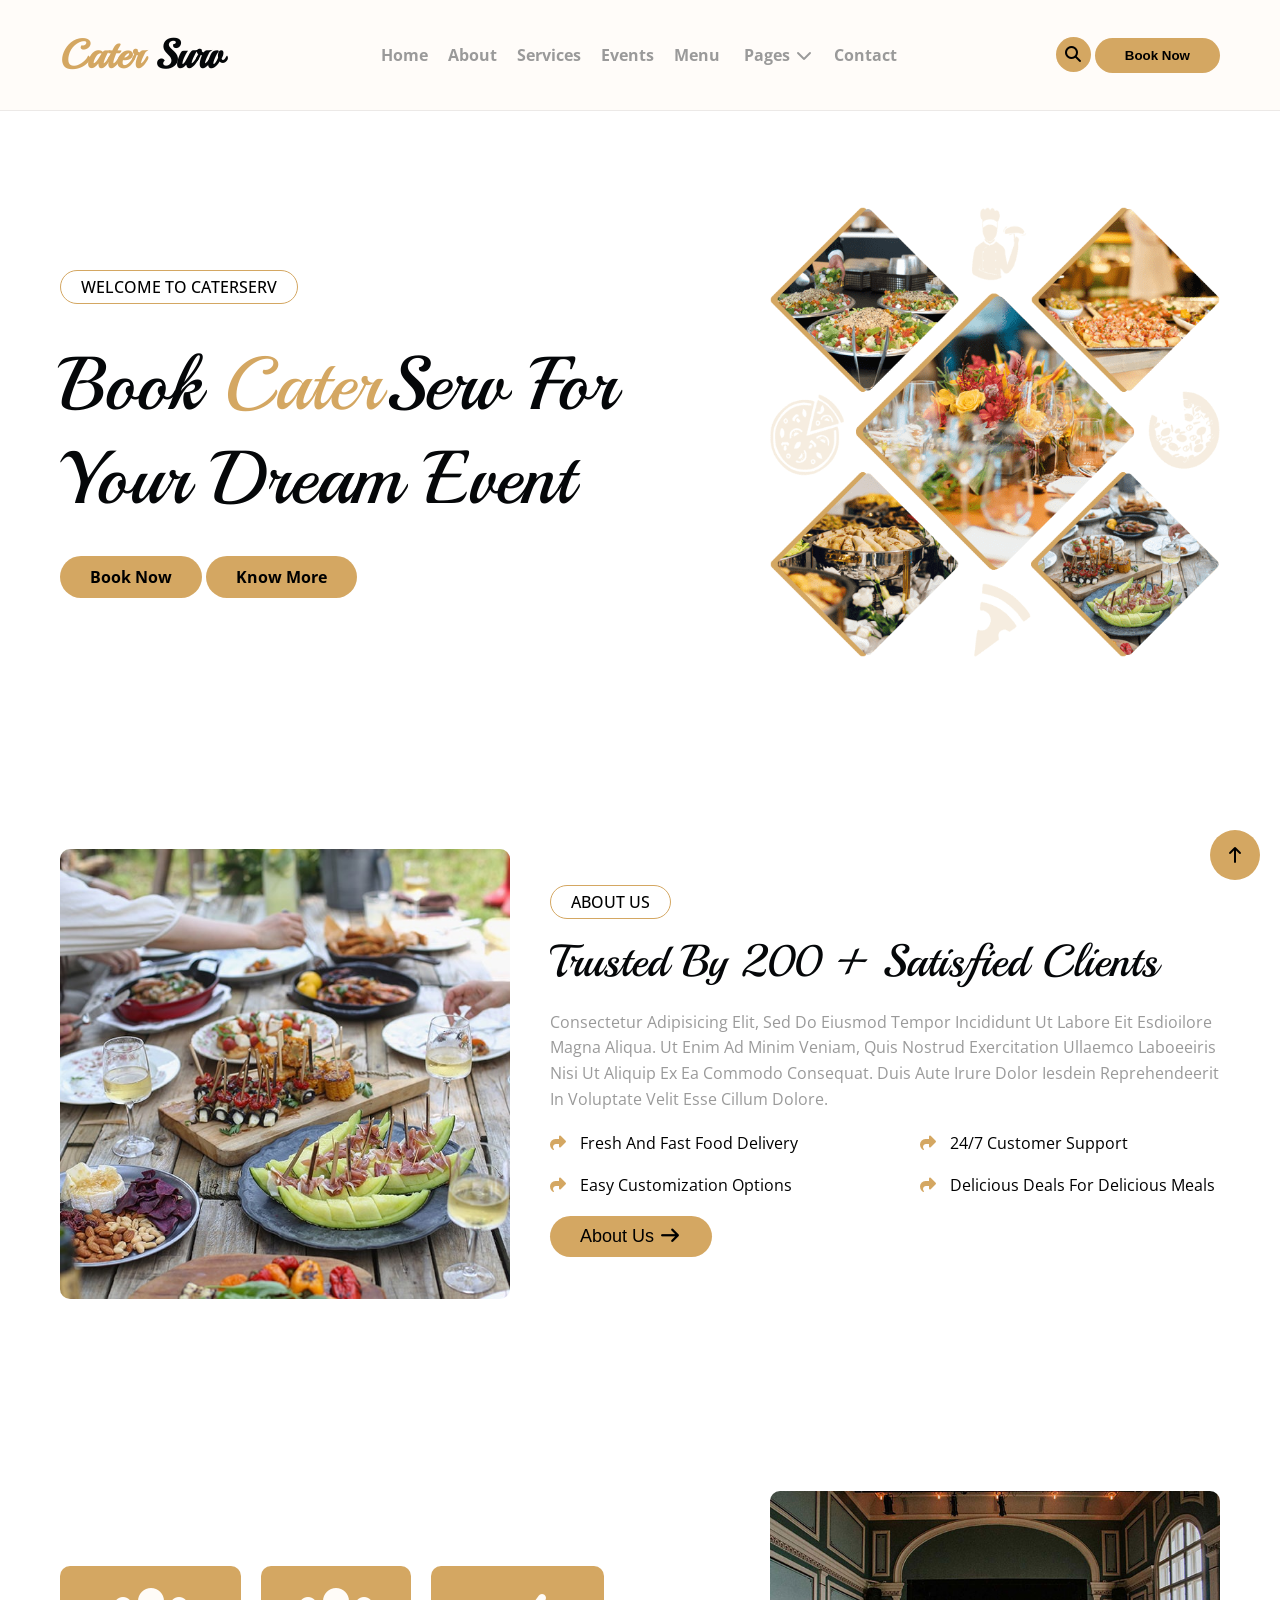
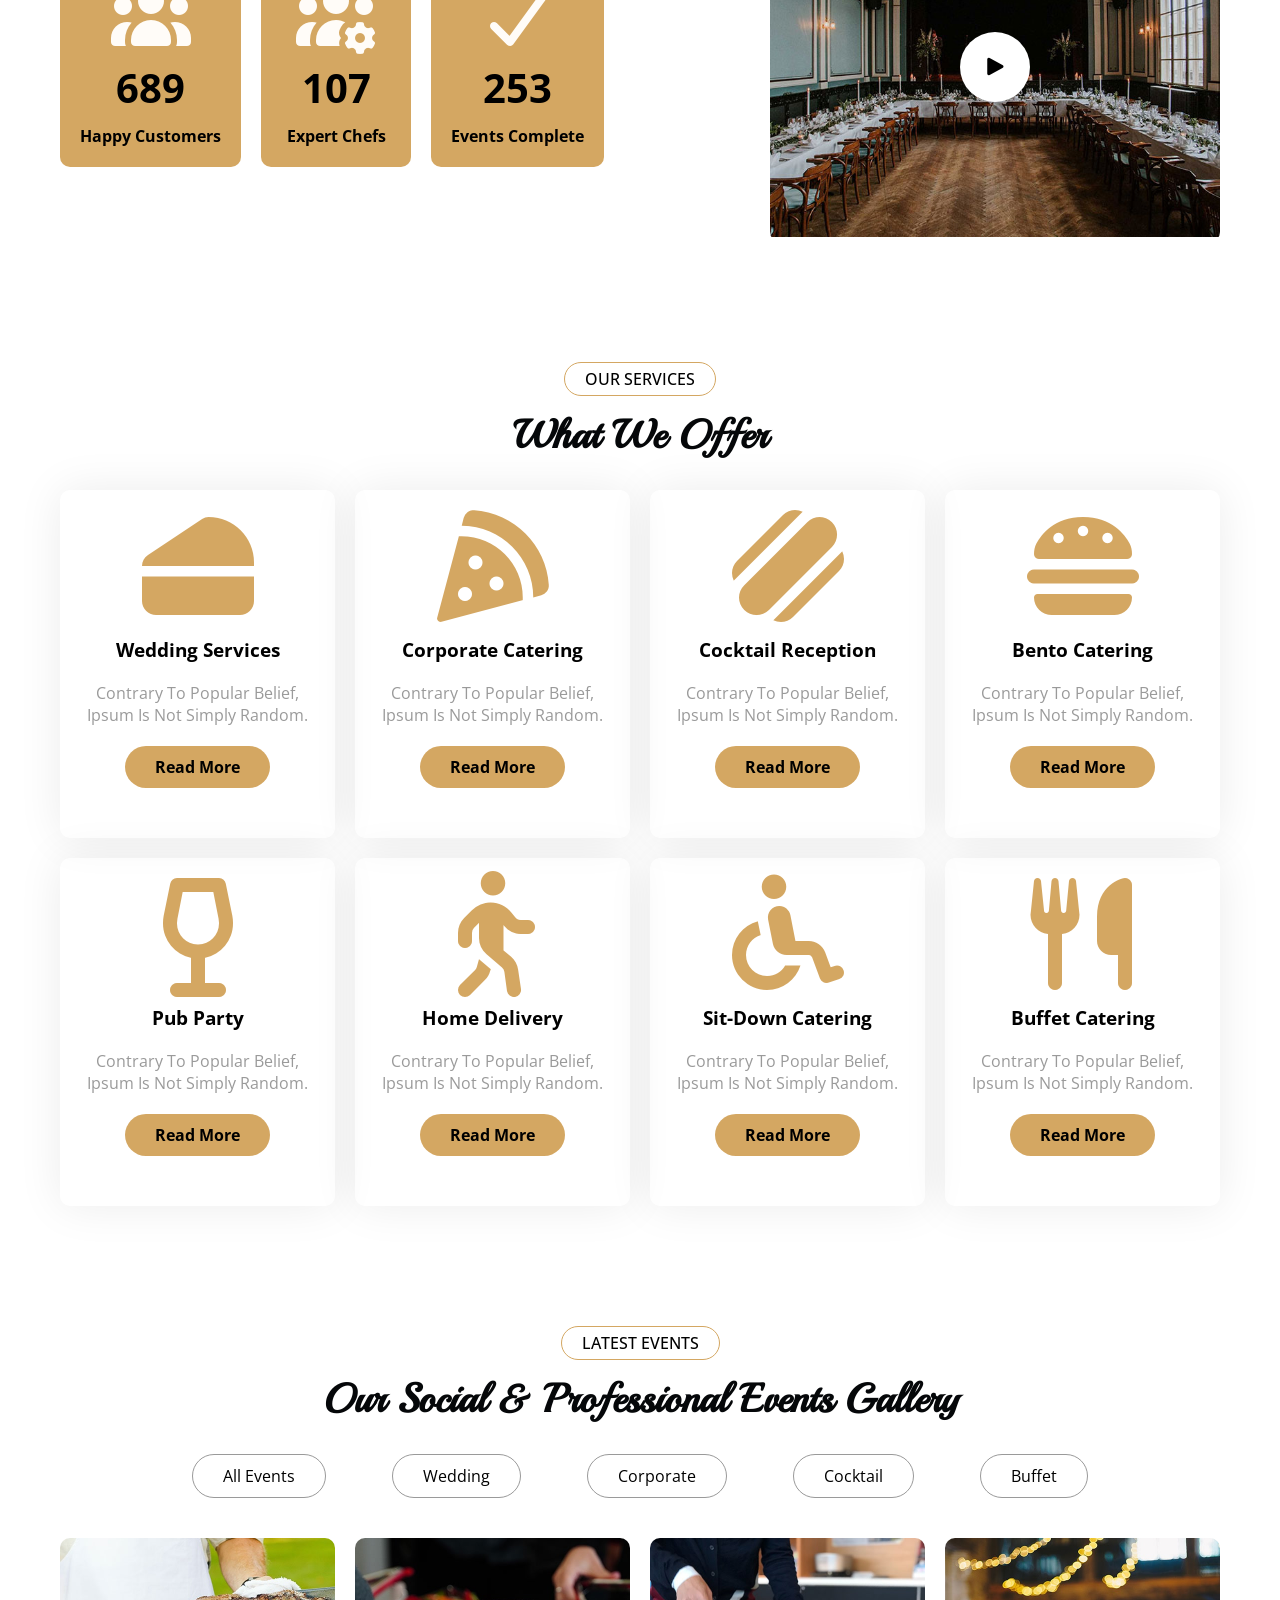
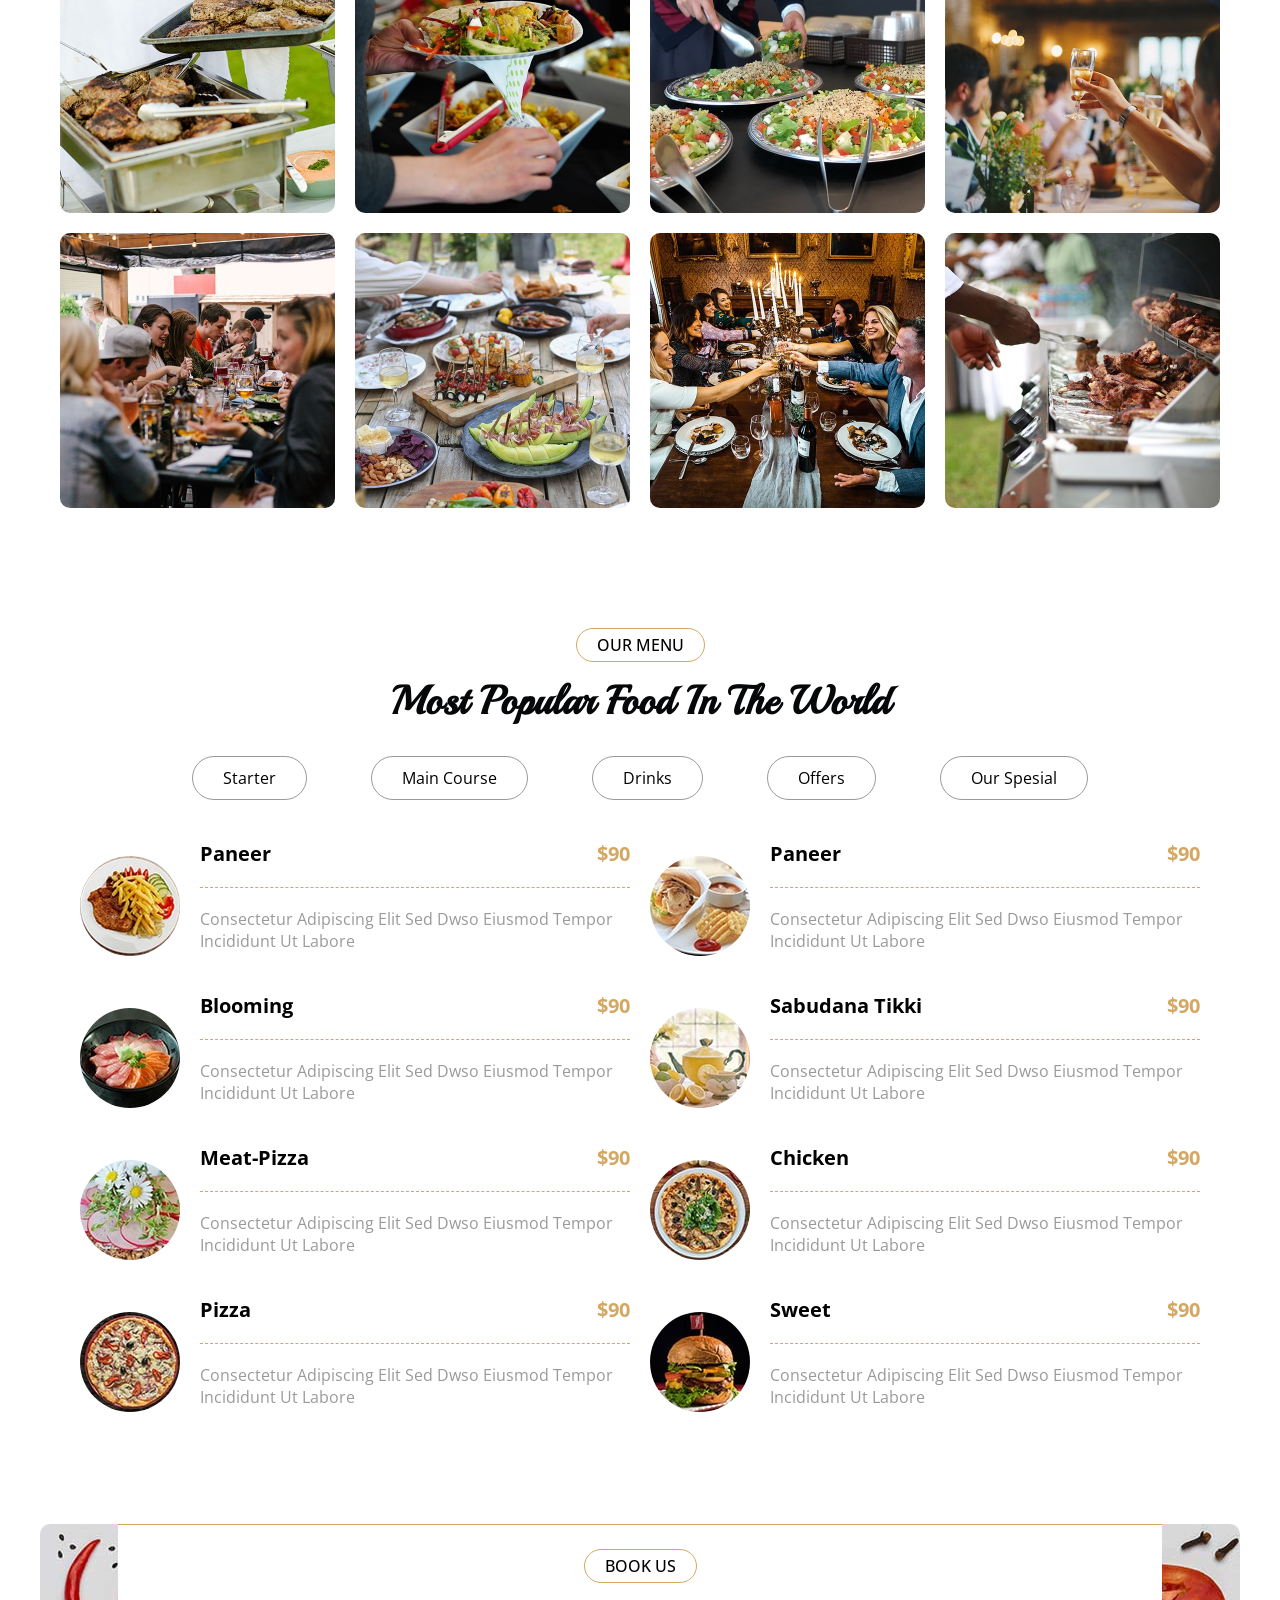
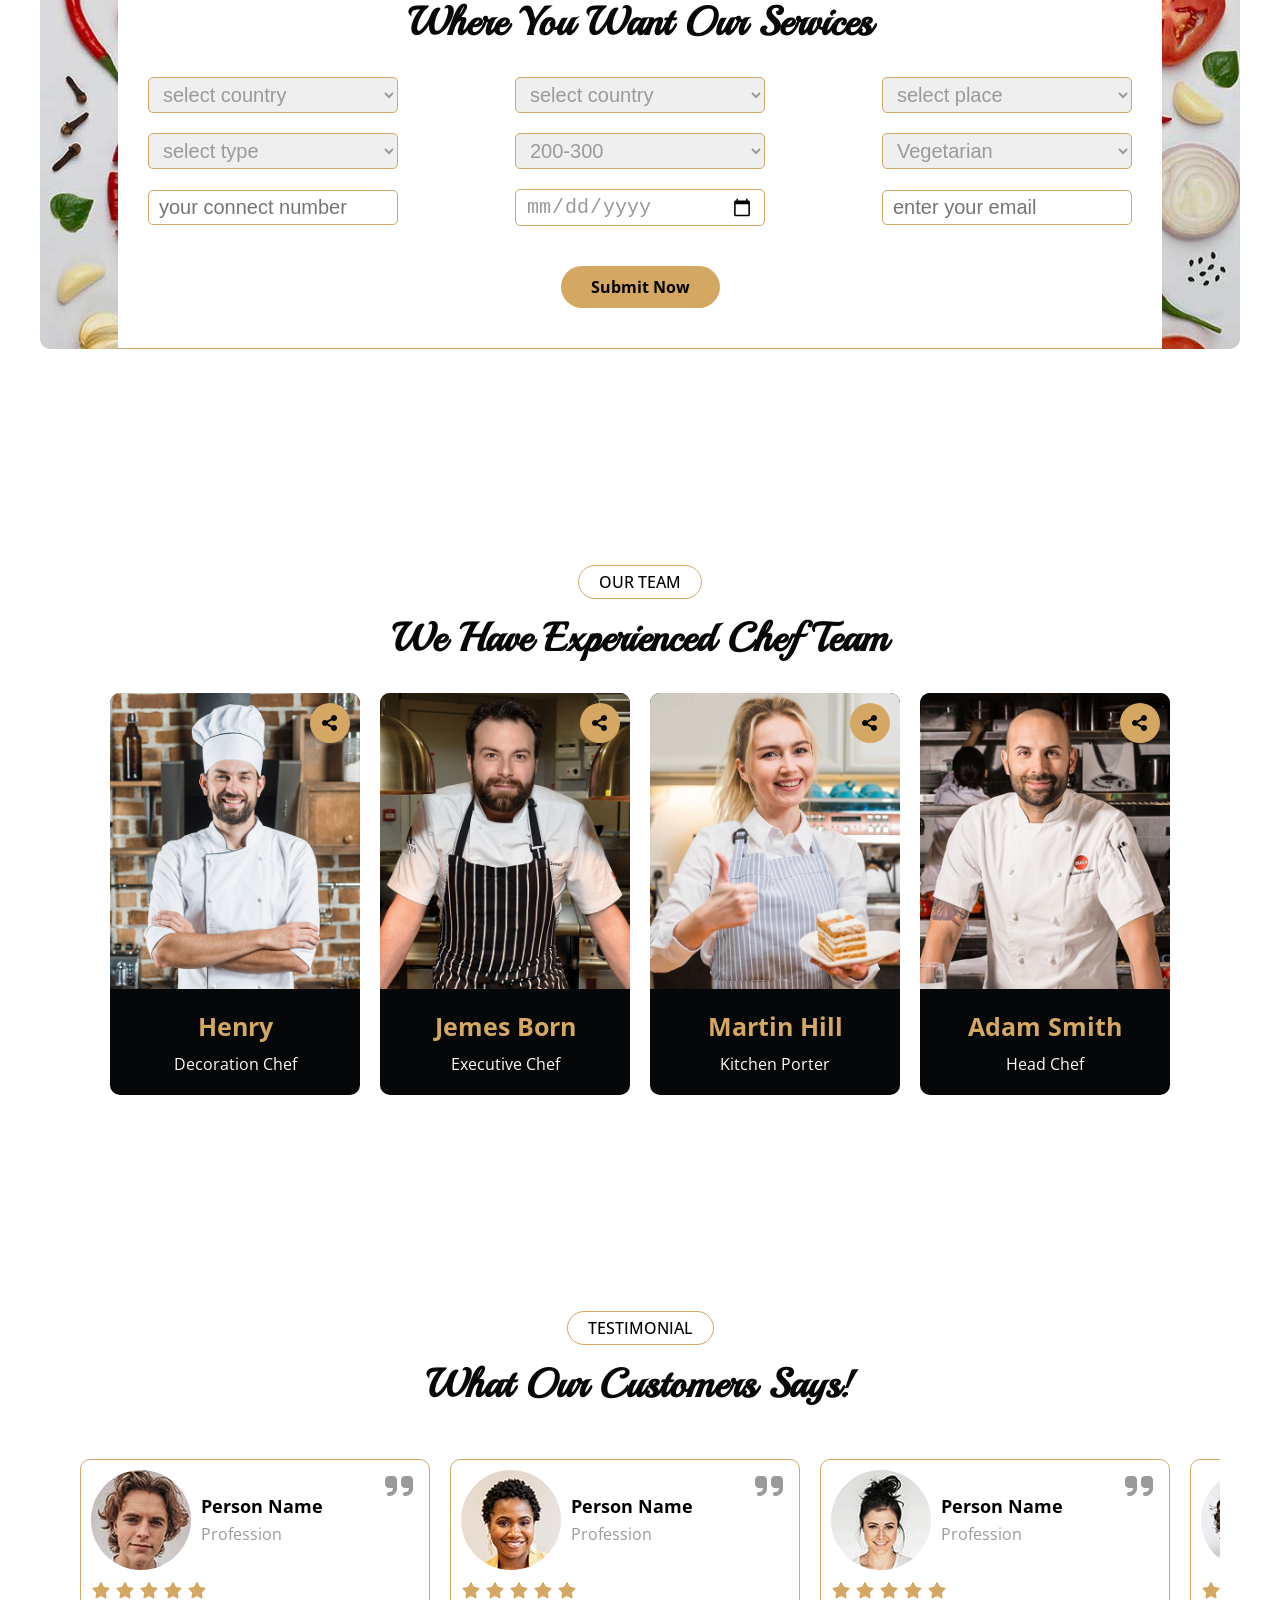
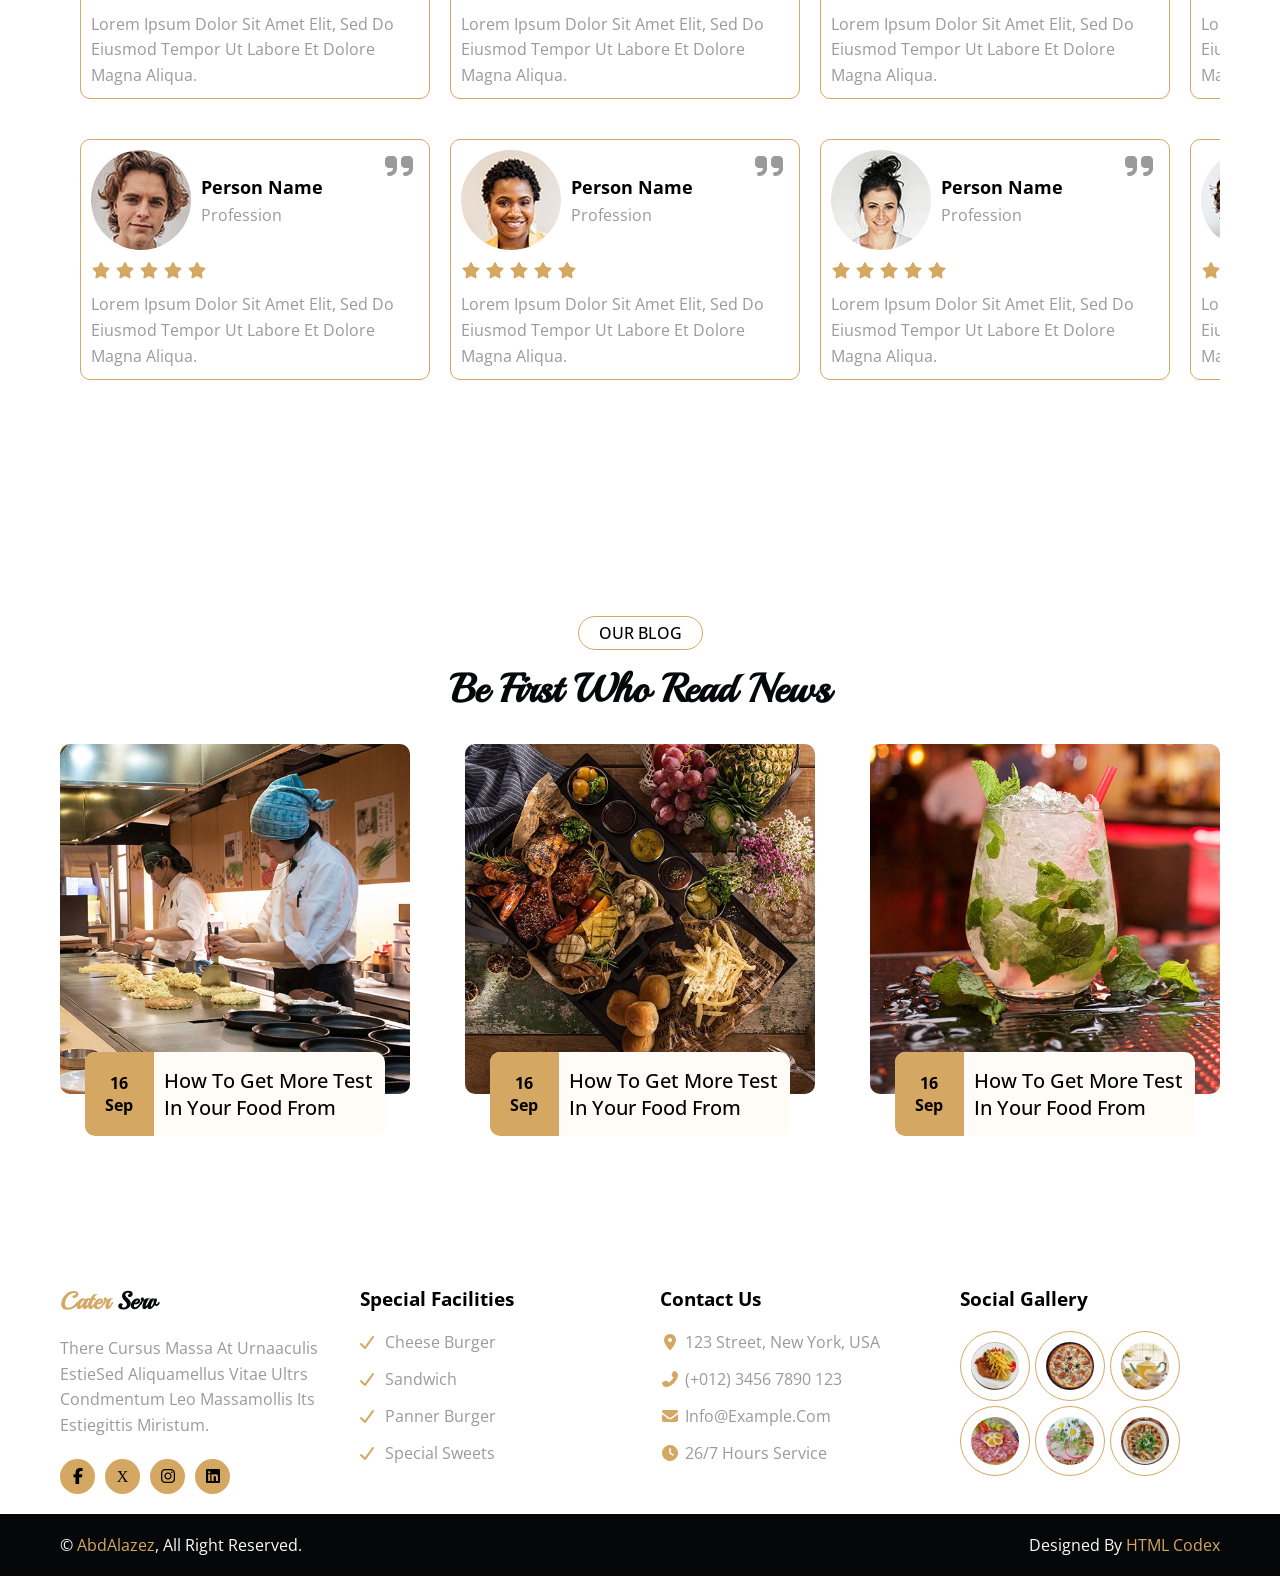
<file: index.html>
<!doctype html>
<html lang="en">
  <head>
    <meta charset="UTF-8" />
    <meta name="viewport" content="width=device-width, initial-scale=1.0" />
    <!-- google fonts -->
    <link rel="preconnect" href="https://fonts.googleapis.com" />
    <link rel="preconnect" href="https://fonts.gstatic.com" crossorigin />
    <link
      href="https://fonts.googleapis.com/css2?family=Open+Sans:ital,wght@0,300..800;1,300..800&family=Playball&display=swap"
      rel="stylesheet"
    />
    <!-- fontawesome -->
    <link rel="stylesheet" href="css/all.min.css" />
    <!-- global rules -->
    <link rel="stylesheet" href="css/global.css" />
    <!-- framework -->
    <link rel="stylesheet" href="css/framework.css" />
    <!-- home style -->
    <link rel="stylesheet" href="css/home.css" />
    <title>catering-services-website</title>
  </head>
  <body>
    <header>
      <div class="container flex-bt relative">
        <h2 class="c-primary">
          <a href="#">cater <span class="c-dark">surv</span></a>
        </h2>
        <i
          class="fa-solid fa-bars burger c-primary main-border rad-10 flx-center"
        ></i>
        <nav>
          <ul class="flex-bt gap-20">
            <li><a href="#" class="c-secondary f-bold">home</a></li>
            <li><a href="about.html" class="c-secondary f-bold">about</a></li>
            <li><a href="services.html" class="c-secondary f-bold">services</a></li>
            <li><a href="events.html" class="c-secondary f-bold">events</a></li>
            <li><a href="menu.html" class="c-secondary f-bold">menu</a></li>
            <li class="relative drop">
              <label for="menu">
                <input type="checkbox" name="menu" id="menu" />
                <a href="" class="c-secondary f-bold"> pages </a>
                <i class="fa-solid fa-chevron-down c-secondary"></i>
                <ul
                  class="dropdown-menu absolute main-border rad-10 p-block none"
                >
                  <li><a href="booking.html">Booking</a></li>
                  <li><a href="blog.html">Our Blog</a></li>
                  <li><a href="team.html">Our Team</a></li>
                  <li><a href="testimonial.html">Testimonial</a></li>
                  <li><a href="error.html">404 Page</a></li>
                </ul>
              </label>
            </li>
            <li><a href="contact.html" class="c-secondary f-bold">contact</a></li>
          </ul>
        </nav>
        <div class="btns">
          <i class="fas fa-search flx-center bg-primary rad-half pointer"></i>
          <button class="btn-shape">book now</button>
        </div>
      </div>
    </header>
    <!-- end header -->
    <!-- landing -->
    <section class="landing sec-pd">
      <div class="container flx-responsive gap-40">
        <div class="text grow">
          <span class="small-title">Welcome to CaterServ</span>
          <h1>
            Book <span class="c-primary">Cater</span>Serv For Your Dream Event
          </h1>
          <a href="" class="btn-shape">book now</a>
          <a href="" class="btn-shape">know more</a>
        </div>
        <figure>
          <img src="img/hero.png" alt="hero" />
        </figure>
      </div>
    </section>
    <!-- end landing -->

    <!-- about-us -->
    <section class="about-us sec-pd">
      <div class="container flx-responsive gap-40">
        <figure class="rad-10">
          <img src="img/about.jpg" alt="about" />
        </figure>
        <div class="text grow">
          <span class="small-title">about us</span>
          <h2>Trusted By 200 + satisfied clients</h2>
          <p>
            Consectetur adipisicing elit, sed do eiusmod tempor incididunt ut
            labore eit esdioilore magna aliqua. Ut enim ad minim veniam, quis
            nostrud exercitation ullaemco laboeeiris nisi ut aliquip ex ea
            commodo consequat. Duis aute irure dolor iesdein reprehendeerit in
            voluptate velit esse cillum dolore.
          </p>
          <ul class="flex-bt gap-20">
            <li class="relative">Fresh and Fast food Delivery</li>
            <li class="relative">24/7 Customer Support</li>
            <li class="relative">Easy Customization Options</li>
            <li class="relative">Delicious Deals for Delicious Meals</li>
          </ul>
          <button class="btn-shape">
            about us <i class="fa-solid fa-arrow-right"></i>
          </button>
        </div>
      </div>
    </section>
    <!-- end about-us -->
    <!-- fact -->
    <section class="fact sec-pd">
      <div class="container flex-bt gap-20">
        <div class="content flx-center gap-20">
          <article class="bg-primary t-center p-20 rad-10">
            <i class="fas fa-users fa-4x c-white"></i>
            <h3 class="m-block f-bold">689</h3>
            <p class="f-bold">Happy Customers</p>
          </article>
          <article class="bg-primary t-center p-20 rad-10">
            <i class="fas fa-users-cog fa-4x c-white"></i>
            <h3 class="m-block f-bold">107</h3>
            <p class="f-bold">Expert Chefs</p>
          </article>
          <article class="bg-primary t-center p-20 rad-10">
            <i class="fas fa-check fa-4x c-white"></i>
            <h3 class="m-block f-bold">253</h3>
            <p class="f-bold">Events Complete</p>
          </article>
        </div>
        <div class="video rad-10 relative">
          <video poster="img/fact.jpg" height="100%" width="100%">
            <p class="absolute d-block c-dark bg-white"></p>
          </video>
        </div>
      </div>
    </section>
    <!-- end fact -->
    <!-- services -->
    <section class="services">
      <div class="title">
        <span class="small-title">our services</span>
        <h2>what we offer</h2>
      </div>
      <div class="container">
        <article class="relative p-20 rad-10 t-center over-hidden">
          <i class="fas fa-cheese fa-7x c-primary"></i>
          <h3 class="m-block">Wedding Services</h3>
          <p class="m-block c-secondary">
            Contrary to popular belief, ipsum is not simply random.
          </p>
          <a href="" class="btn-shape">read more</a>
        </article>
        <article class="relative p-20 rad-10 t-center over-hidden">
          <i class="fas fa-pizza-slice fa-7x c-primary"></i>
          <h3 class="m-block">Corporate Catering</h3>
          <p class="m-block c-secondary">
            Contrary to popular belief, ipsum is not simply random.
          </p>
          <a href="" class="btn-shape">read more</a>
        </article>
        <article class="relative p-20 rad-10 t-center over-hidden">
          <i class="fas fa-hotdog fa-7x c-primary"></i>
          <h3 class="m-block">Cocktail Reception</h3>
          <p class="m-block c-secondary">
            Contrary to popular belief, ipsum is not simply random.
          </p>
          <a href="" class="btn-shape">read more</a>
        </article>
        <article class="relative p-20 rad-10 t-center over-hidden">
          <i class="fas fa-hamburger fa-7x c-primary"></i>
          <h3 class="m-block">Bento Catering</h3>
          <p class="m-block c-secondary">
            Contrary to popular belief, ipsum is not simply random.
          </p>
          <a href="" class="btn-shape">read more</a>
        </article>
        <article class="relative p-20 rad-10 t-center over-hidden">
          <i class="fas fa-wine-glass-alt fa-7x c-primary"></i>
          <h3 class="m-block">Pub Party</h3>
          <p class="m-block c-secondary">
            Contrary to popular belief, ipsum is not simply random.
          </p>
          <a href="" class="btn-shape">read more</a>
        </article>
        <article class="relative p-20 rad-10 t-center over-hidden">
          <i class="fas fa-walking fa-7x c-primary"></i>
          <h3 class="m-block">Home Delivery</h3>
          <p class="m-block c-secondary">
            Contrary to popular belief, ipsum is not simply random.
          </p>
          <a href="" class="btn-shape">read more</a>
        </article>
        <article class="relative p-20 rad-10 t-center over-hidden">
          <i class="fas fa-wheelchair fa-7x c-primary"></i>
          <h3 class="m-block">Sit-down Catering</h3>
          <p class="m-block c-secondary">
            Contrary to popular belief, ipsum is not simply random.
          </p>
          <a href="" class="btn-shape">read more</a>
        </article>
        <article class="relative p-20 rad-10 t-center over-hidden">
          <i class="fas fa-utensils fa-7x c-primary"></i>
          <h3 class="m-block">Buffet Catering</h3>
          <p class="m-block c-secondary">
            Contrary to popular belief, ipsum is not simply random.
          </p>
          <a href="" class="btn-shape">read more</a>
        </article>
      </div>
    </section>
    <!-- end services -->
    <!-- latest-events -->
    <section class="latest-events sec-pd">
      <div class="title">
        <span class="small-title">Latest Events</span>
        <h2>Our Social & Professional Events Gallery</h2>
      </div>
      <div class="container">
        <ul class="chooses flex-bt gap-20">
          <li class="active p-block p-inline-30 main-border rad-30">
            all events
          </li>
          <li class="p-block p-inline-30 main-border rad-30">Wedding</li>
          <li class="p-block p-inline-30 main-border rad-30">Corporate</li>
          <li class="p-block p-inline-30 main-border rad-30">Cocktail</li>
          <li class="p-block p-inline-30 main-border rad-30">Buffet</li>
        </ul>

        <div class="imgs gap-20">
          <div class="event relative">
            <div class="info">
              <h3>wedding</h3>
              <i class="fas fa-search-plus text-dark fa-2x"></i>
            </div>
            <img src="img/event-1.jpg" alt="" />
          </div>
          <div class="event relative">
            <div class="info">
              <h3>wedding</h3>
              <i class="fas fa-search-plus text-dark fa-2x"></i>
            </div>
            <img src="img/event-2.jpg" alt="" />
          </div>
          <div class="event relative">
            <div class="info">
              <h3>wedding</h3>
              <i class="fas fa-search-plus text-dark fa-2x"></i>
            </div>
            <img src="img/event-3.jpg" alt="" />
          </div>
          <div class="event relative">
            <div class="info">
              <h3>wedding</h3>
              <i class="fas fa-search-plus text-dark fa-2x"></i>
            </div>
            <img src="img/event-4.jpg" alt="" />
          </div>
          <div class="event relative">
            <div class="info">
              <h3>wedding</h3>
              <i class="fas fa-search-plus text-dark fa-2x"></i>
            </div>
            <img src="img/event-5.jpg" alt="" />
          </div>
          <div class="event relative">
            <div class="info">
              <h3>wedding</h3>
              <i class="fas fa-search-plus text-dark fa-2x"></i>
            </div>
            <img src="img/event-6.jpg" alt="" />
          </div>
          <div class="event relative">
            <div class="info">
              <h3>wedding</h3>
              <i class="fas fa-search-plus text-dark fa-2x"></i>
            </div>
            <img src="img/event-7.jpg" alt="" />
          </div>
          <div class="event relative">
            <div class="info">
              <h3>wedding</h3>
              <i class="fas fa-search-plus text-dark fa-2x"></i>
            </div>
            <img src="img/event-8.jpg" alt="" />
          </div>
        </div>
      </div>
    </section>
    <!-- end latest-events -->
    <!-- menu -->
    <section class="menu">
      <div class="title">
        <span class="small-title"> our menu </span>
        <h2>Most Popular Food in the World</h2>
      </div>
      <div class="container">
        <ul class="chooses flex-bt gap-20">
          <li class="active p-block p-inline-30 main-border rad-30">Starter</li>
          <li class="p-block p-inline-30 main-border rad-30">Main Course</li>
          <li class="p-block p-inline-30 main-border rad-30">Drinks</li>
          <li class="p-block p-inline-30 main-border rad-30">Offers</li>
          <li class="p-block p-inline-30 main-border rad-30">Our Spesial</li>
        </ul>
        <div class="menu-list flx-responsive gap-20 mt-20">
          <article class="flex-bt gap-20">
            <img src="img/menu-01.jpg" alt="" class="rad-half" />
            <div class="txt grow pb-20">
              <div class="menu-item flex-bt pb-20">
                <p class="f-bold">Paneer</p>
                <span class="c-primary f-bold">$90</span>
              </div>
              <p class="item-info c-secondary pt-20">
                Consectetur adipiscing elit sed dwso eiusmod tempor incididunt
                ut labore
              </p>
            </div>
          </article>
          <article class="flex-bt gap-20">
            <img src="img/menu-09.jpg" alt="" class="rad-half" />
            <div class="txt grow pb-20">
              <div class="menu-item flex-bt pb-20">
                <p>Paneer</p>
                <span class="c-primary">$90</span>
              </div>
              <p class="item-info c-secondary pt-20">
                Consectetur adipiscing elit sed dwso eiusmod tempor incididunt
                ut labore
              </p>
            </div>
          </article>
          <article class="flex-bt gap-20">
            <img src="img/menu-07.jpg" alt="" class="rad-half" />
            <div class="txt grow pb-20">
              <div class="menu-item flex-bt pb-20">
                <p>blooming</p>
                <span class="c-primary">$90</span>
              </div>
              <p class="item-info c-secondary pt-20">
                Consectetur adipiscing elit sed dwso eiusmod tempor incididunt
                ut labore
              </p>
            </div>
          </article>
          <article class="flex-bt gap-20">
            <img src="img/menu-03.jpg" alt="" class="rad-half" />
            <div class="txt grow pb-20">
              <div class="menu-item flex-bt pb-20">
                <p>Sabudana Tikki</p>
                <span class="c-primary">$90</span>
              </div>
              <p class="item-info c-secondary pt-20">
                Consectetur adipiscing elit sed dwso eiusmod tempor incididunt
                ut labore
              </p>
            </div>
          </article>
          <article class="flex-bt gap-20">
            <img src="img/menu-05.jpg" alt="" class="rad-half" />
            <div class="txt grow pb-20">
              <div class="menu-item flex-bt pb-20">
                <p>meat-pizza</p>
                <span class="c-primary">$90</span>
              </div>
              <p class="item-info c-secondary pt-20">
                Consectetur adipiscing elit sed dwso eiusmod tempor incididunt
                ut labore
              </p>
            </div>
          </article>
          <article class="flex-bt gap-20">
            <img src="img/menu-06.jpg" alt="" class="rad-half" />
            <div class="txt grow pb-20">
              <div class="menu-item flex-bt pb-20">
                <p>chicken</p>
                <span class="c-primary">$90</span>
              </div>
              <p class="item-info c-secondary pt-20">
                Consectetur adipiscing elit sed dwso eiusmod tempor incididunt
                ut labore
              </p>
            </div>
          </article>
          <article class="flex-bt gap-20">
            <img src="img/menu-02.jpg" alt="" class="rad-half" />
            <div class="txt grow pb-20">
              <div class="menu-item flex-bt pb-20">
                <p>pizza</p>
                <span class="c-primary">$90</span>
              </div>
              <p class="item-info c-secondary pt-20">
                Consectetur adipiscing elit sed dwso eiusmod tempor incididunt
                ut labore
              </p>
            </div>
          </article>
          <article class="flex-bt gap-20">
            <img src="img/menu-08.jpg" alt="" class="rad-half" />
            <div class="txt grow pb-20">
              <div class="menu-item flex-bt pb-20">
                <p>sweet</p>
                <span class="c-primary">$90</span>
              </div>
              <p class="item-info c-secondary pt-20">
                Consectetur adipiscing elit sed dwso eiusmod tempor incididunt
                ut labore
              </p>
            </div>
          </article>
        </div>
      </div>
    </section>
    <!-- end menu -->

    <!-- booking -->
    <section class="booking sec-pd">
      <div class="container rad-10">
        <div class="content p-inline-30">
          <div class="title">
            <span class="small-title">book us</span>
            <h2>Where you want Our Services</h2>
          </div>
          <form class="flex-bt wrap gap-20">
            <select
              name="country
            "
              class="p-inline-10 p-block-5 c-secondary rad-6"
            >
              <option value="select country" class="c-secondary">
                select country
              </option>
              <option value="select country" class="c-secondary">usa</option>
              <option value="select country" class="c-secondary">uk</option>
              <option value="select country" class="c-secondary">india</option>
            </select>
            <select name="city" class="p-inline-10 p-block-5 c-secondary rad-6">
              <option value="select city" class="c-secondary">
                select country
              </option>
              <option value="d-country" class="c-secondary">
                depend on country
              </option>
              <option value="uk" class="c-secondary">uk</option>
              <option value="india" class="c-secondary">india</option>
            </select>
            <select
              name="place"
              class="p-inline-10 p-block-5 c-secondary rad-6"
            >
              <option value="select place" class="c-secondary">
                select place
              </option>
              <option value="usa" class="c-secondary">usa</option>
              <option value="uk" class="c-secondary">uk</option>
              <option value="india" class="c-secondary">india</option>
            </select>
            <select
              name="event-type"
              class="p-inline-10 p-block-5 c-secondary rad-6"
            >
              <option value="type" class="c-secondary">select type</option>
              <option value="small" class="c-secondary">small</option>
              <option value="mid" class="c-secondary">mid</option>
              <option value="high" class="c-secondary">high</option>
            </select>
            <select
              name="no.place"
              class="p-inline-10 p-block-5 c-secondary rad-6"
            >
              <option value="low" class="c-secondary">200-300</option>
              <option value="small" class="c-secondary">300-500</option>
              <option value="mid" class="c-secondary">500-1000</option>
              <option value="high" class="c-secondary">1000-2000</option>
            </select>
            <select
              name="Vegetarian"
              class="p-inline-10 p-block-5 c-secondary rad-6"
            >
              <option value="Vegetarian" class="c-secondary">Vegetarian</option>
              <option value="Vegetarian" class="c-secondary">Vegetarian</option>
              <option value="non-Vegetarian" class="c-secondary">
                Non Vegetarian
              </option>
            </select>
            <input
              type="text"
              placeholder="your connect number"
              class="p-inline-10 p-block-5 c-secondary rad-6"
            />
            <input
              type="date"
              class="p-inline-10 p-block-5 c-secondary rad-6"
            />
            <input
              type="email"
              placeholder="enter your email"
              class="p-inline-10 p-block-5 c-secondary rad-6"
            />
          </form>
          <a class="btn-shape d-block">submit now</a>
        </div>
      </div>
    </section>
    <!-- end booking -->

    <!-- team -->
    <section class="team sec-pd">
      <div class="title">
        <span class="small-title">our team</span>
        <h2>We have experienced chef Team</h2>
      </div>
      <div class="container flx-responsive gap-20">
        <article class="over-hidden rad-10 bg-dark">
          <figure class="relative">
            <ul class="absolute">
              <li class="mb-10 rad-half flx-center bg-primary c-dark pointer">
                <i class="fas fa-share-alt"></i>
              </li>
              <li class="mb-10 rad-half flx-center bg-primary c-dark pointer">
                <i class="fab fa-twitter"></i>
              </li>
              <li class="mb-10 rad-half flx-center bg-primary c-dark pointer">
                <i class="fab fa-instagram"></i>
              </li>
              <li class="mb-10 rad-half flx-center bg-primary c-dark pointer">
                <i class="fab fa-facebook-f"></i>
              </li>
            </ul>
            <img src="img/team-1.jpg" alt="" />
          </figure>
          <div class="img-info t-center p-20">
            <p class="c-primary mb-10 f-bold">Henry</p>
            <span class="c-white">Decoration Chef</span>
          </div>
        </article>
        <article class="over-hidden rad-10 bg-dark">
          <figure class="relative">
            <ul class="absolute">
              <li class="mb-10 rad-half flx-center bg-primary c-dark pointer">
                <i class="fas fa-share-alt"></i>
              </li>
              <li class="mb-10 rad-half flx-center bg-primary c-dark pointer">
                <i class="fab fa-twitter"></i>
              </li>
              <li class="mb-10 rad-half flx-center bg-primary c-dark pointer">
                <i class="fab fa-instagram"></i>
              </li>
              <li class="mb-10 rad-half flx-center bg-primary c-dark pointer">
                <i class="fab fa-facebook-f"></i>
              </li>
            </ul>
            <img src="img/team-2.jpg" alt="" />
          </figure>
          <div class="img-info t-center p-20">
            <p class="c-primary mb-10 f-bold">Jemes Born</p>
            <span class="c-white">Executive Chef</span>
          </div>
        </article>
        <article class="over-hidden rad-10 bg-dark">
          <figure class="relative">
            <ul class="absolute">
              <li class="mb-10 rad-half flx-center bg-primary c-dark pointer">
                <i class="fas fa-share-alt"></i>
              </li>
              <li class="mb-10 rad-half flx-center bg-primary c-dark pointer">
                <i class="fab fa-twitter"></i>
              </li>
              <li class="mb-10 rad-half flx-center bg-primary c-dark pointer">
                <i class="fab fa-instagram"></i>
              </li>
              <li class="mb-10 rad-half flx-center bg-primary c-dark pointer">
                <i class="fab fa-facebook-f"></i>
              </li>
            </ul>
            <img src="img/team-3.jpg" alt="" />
          </figure>
          <div class="img-info t-center p-20">
            <p class="c-primary mb-10 f-bold">Martin Hill</p>
            <span class="c-white">Kitchen Porter</span>
          </div>
        </article>
        <article class="over-hidden rad-10 bg-dark">
          <figure class="relative">
            <ul class="absolute">
              <li class="mb-10 rad-half flx-center bg-primary c-dark pointer">
                <i class="fas fa-share-alt"></i>
              </li>
              <li class="mb-10 rad-half flx-center bg-primary c-dark pointer">
                <i class="fab fa-twitter"></i>
              </li>
              <li class="mb-10 rad-half flx-center bg-primary c-dark pointer">
                <i class="fab fa-instagram"></i>
              </li>
              <li class="mb-10 rad-half flx-center bg-primary c-dark pointer">
                <i class="fab fa-facebook-f"></i>
              </li>
            </ul>
            <img src="img/team-4.jpg" alt="" />
          </figure>
          <div class="img-info t-center p-20">
            <p class="c-primary mb-10 f-bold">adam smith</p>
            <span class="c-white">head chef</span>
          </div>
        </article>
      </div>
    </section>
    <!-- end team -->
    <a href="#" class="page-arrow bg-primary flx-center rad-half"
      ><i class="fa fa-arrow-up"></i
    ></a>
    <!-- testimonial -->
    <div class="testimonial sec-pd">
      <div class="title">
        <span class="small-title">Testimonial</span>
        <h2>What Our Customers says!</h2>
      </div>
      <div class="container">
        <div class="scroll to-right flex align-center gap-20 p-20">
          <article class="p-10 rad-10 relative">
            <i class="fa fa-quote-right absolute fa-2x c-secondary"></i>
            <div class="info flex gap-10 align-center">
              <img src="img/testimonial-1.jpg" class="rad-half" />
              <div class="img-info">
                <p class="f-bold mb-5">person name</p>
                <span class="c-secondary">profession</span>
              </div>
            </div>
            <div class="stars c-primary m-block">
              <i class="fas fa-star"></i>
              <i class="fas fa-star"></i>
              <i class="fas fa-star"></i>
              <i class="fas fa-star"></i>
              <i class="fas fa-star"></i>
            </div>
            <div class="about c-secondary">
              <p>
                Lorem ipsum dolor sit amet elit, sed do eiusmod tempor ut labore
                et dolore magna aliqua.
              </p>
            </div>
          </article>
          <article class="p-10 rad-10 relative">
            <i class="fa fa-quote-right absolute fa-2x c-secondary"></i>
            <div class="info flex gap-10 align-center">
              <img src="img/testimonial-2.jpg" class="rad-half" />
              <div class="img-info">
                <p class="f-bold mb-5">person name</p>
                <span class="c-secondary">profession</span>
              </div>
            </div>
            <div class="stars c-primary m-block">
              <i class="fas fa-star"></i>
              <i class="fas fa-star"></i>
              <i class="fas fa-star"></i>
              <i class="fas fa-star"></i>
              <i class="fas fa-star"></i>
            </div>
            <div class="about c-secondary">
              <p>
                Lorem ipsum dolor sit amet elit, sed do eiusmod tempor ut labore
                et dolore magna aliqua.
              </p>
            </div>
          </article>
          <article class="p-10 rad-10 relative">
            <i class="fa fa-quote-right absolute fa-2x c-secondary"></i>
            <div class="info flex gap-10 align-center">
              <img src="img/testimonial-3.jpg" class="rad-half" />
              <div class="img-info">
                <p class="f-bold mb-5">person name</p>
                <span class="c-secondary">profession</span>
              </div>
            </div>
            <div class="stars c-primary m-block">
              <i class="fas fa-star"></i>
              <i class="fas fa-star"></i>
              <i class="fas fa-star"></i>
              <i class="fas fa-star"></i>
              <i class="fas fa-star"></i>
            </div>
            <div class="about c-secondary">
              <p>
                Lorem ipsum dolor sit amet elit, sed do eiusmod tempor ut labore
                et dolore magna aliqua.
              </p>
            </div>
          </article>
          <article class="p-10 rad-10 relative">
            <i class="fa fa-quote-right absolute fa-2x c-secondary"></i>
            <div class="info flex gap-10 align-center">
              <img src="img/testimonial-4.jpg" class="rad-half" />
              <div class="img-info">
                <p class="f-bold mb-5">person name</p>
                <span class="c-secondary">profession</span>
              </div>
            </div>
            <div class="stars c-primary m-block">
              <i class="fas fa-star"></i>
              <i class="fas fa-star"></i>
              <i class="fas fa-star"></i>
              <i class="fas fa-star"></i>
              <i class="fas fa-star"></i>
            </div>
            <div class="about c-secondary">
              <p>
                Lorem ipsum dolor sit amet elit, sed do eiusmod tempor ut labore
                et dolore magna aliqua.
              </p>
            </div>
          </article>
        </div>
        <div class="scroll to-left flex align-center gap-20 p-20">
          <article class="p-10 rad-10 relative">
            <i class="fa fa-quote-right absolute fa-2x c-secondary"></i>
            <div class="info flex gap-10 align-center">
              <img src="img/testimonial-1.jpg" class="rad-half" />
              <div class="img-info">
                <p class="f-bold mb-5">person name</p>
                <span class="c-secondary">profession</span>
              </div>
            </div>
            <div class="stars c-primary m-block">
              <i class="fas fa-star"></i>
              <i class="fas fa-star"></i>
              <i class="fas fa-star"></i>
              <i class="fas fa-star"></i>
              <i class="fas fa-star"></i>
            </div>
            <div class="about c-secondary">
              <p>
                Lorem ipsum dolor sit amet elit, sed do eiusmod tempor ut labore
                et dolore magna aliqua.
              </p>
            </div>
          </article>
          <article class="p-10 rad-10 relative">
            <i class="fa fa-quote-right absolute fa-2x c-secondary"></i>
            <div class="info flex gap-10 align-center">
              <img src="img/testimonial-2.jpg" class="rad-half" />
              <div class="img-info">
                <p class="f-bold mb-5">person name</p>
                <span class="c-secondary">profession</span>
              </div>
            </div>
            <div class="stars c-primary m-block">
              <i class="fas fa-star"></i>
              <i class="fas fa-star"></i>
              <i class="fas fa-star"></i>
              <i class="fas fa-star"></i>
              <i class="fas fa-star"></i>
            </div>
            <div class="about c-secondary">
              <p>
                Lorem ipsum dolor sit amet elit, sed do eiusmod tempor ut labore
                et dolore magna aliqua.
              </p>
            </div>
          </article>
          <article class="p-10 rad-10 relative">
            <i class="fa fa-quote-right absolute fa-2x c-secondary"></i>
            <div class="info flex gap-10 align-center">
              <img src="img/testimonial-3.jpg" class="rad-half" />
              <div class="img-info">
                <p class="f-bold mb-5">person name</p>
                <span class="c-secondary">profession</span>
              </div>
            </div>
            <div class="stars c-primary m-block">
              <i class="fas fa-star"></i>
              <i class="fas fa-star"></i>
              <i class="fas fa-star"></i>
              <i class="fas fa-star"></i>
              <i class="fas fa-star"></i>
            </div>
            <div class="about c-secondary">
              <p>
                Lorem ipsum dolor sit amet elit, sed do eiusmod tempor ut labore
                et dolore magna aliqua.
              </p>
            </div>
          </article>
          <article class="p-10 rad-10 relative">
            <i class="fa fa-quote-right absolute fa-2x c-secondary"></i>
            <div class="info flex gap-10 align-center">
              <img src="img/testimonial-4.jpg" class="rad-half" />
              <div class="img-info">
                <p class="f-bold mb-5">person name</p>
                <span class="c-secondary">profession</span>
              </div>
            </div>
            <div class="stars c-primary m-block">
              <i class="fas fa-star"></i>
              <i class="fas fa-star"></i>
              <i class="fas fa-star"></i>
              <i class="fas fa-star"></i>
              <i class="fas fa-star"></i>
            </div>
            <div class="about c-secondary">
              <p>
                Lorem ipsum dolor sit amet elit, sed do eiusmod tempor ut labore
                et dolore magna aliqua.
              </p>
            </div>
          </article>
        </div>
      </div>
    </div>
    <!-- end testimonial -->
    <!-- blog -->
    <section class="blog sec-pd">
      <div class="title">
        <span class="small-title">our blog</span>
        <h2>Be First Who Read News</h2>
      </div>
      <div class="container flx-responsive">
        <article class="relative">
          <figure class="rad-10 over-hidden">
            <img src="img/blog-1.jpg" alt="" />
          </figure>
          <div
            class="info absolute flex align-center gap-10 bg-white rad-10 over-hidden"
          >
            <span class="bg-primary p-20 t-center f-bold">16 sep</span>
            <p>How to get more test in your food from</p>
          </div>
        </article>
        <article class="relative">
          <figure class="rad-10 over-hidden">
            <img src="img/blog-3.jpg" alt="" />
          </figure>
          <div
            class="info absolute flex align-center gap-10 bg-white rad-10 over-hidden"
          >
            <span class="bg-primary p-20 t-center f-bold">16 sep</span>
            <p>How to get more test in your food from</p>
          </div>
        </article>
        <article class="relative">
          <figure class="rad-10 over-hidden">
            <img src="img/blog-2.jpg" alt="" />
          </figure>
          <div
            class="info absolute flex align-center gap-10 bg-white rad-10 over-hidden"
          >
            <span class="bg-primary p-20 t-center f-bold">16 sep</span>
            <p>How to get more test in your food from</p>
          </div>
        </article>
      </div>
    </section>
    <!-- end blog -->
    <!-- footer -->
    <footer>
      <div class="container main-footer grid gap-40">
        <div class="col-1">
          <h2><span class="c-primary">Cater</span> Serv</h2>
          <p class="c-secondary m-block-20">
            There cursus massa at urnaaculis estieSed aliquamellus vitae ultrs
            condmentum leo massamollis its estiegittis miristum.
          </p>
          <ul class="links flex align-center gap-10">
            <li>
              <a href=""
                ><i class="fab fa-facebook-f rad-half bg-primary flx-center"></i
              ></a>
            </li>
            <li>
              <a href=""
                ><i class="fab fa-x rad-half bg-primary flx-center"></i
              ></a>
            </li>
            <li>
              <a href=""
                ><i class="fab fa-instagram rad-half bg-primary flx-center"></i
              ></a>
            </li>
            <li>
              <a href=""
                ><i class="fab fa-linkedin rad-half bg-primary flx-center"></i
              ></a>
            </li>
          </ul>
        </div>
        <div class="col-2">
          <h3 class="mb-20">Special Facilities</h3>
          <ul>
            <li class="relative pl-25 mb-15 c-secondary pointer">
              Cheese Burger
            </li>
            <li class="relative pl-25 mb-15 c-secondary pointer">Sandwich</li>
            <li class="relative pl-25 mb-15 c-secondary pointer">
              Panner Burger
            </li>
            <li class="relative pl-25 mb-15 c-secondary pointer">
              Special Sweets
            </li>
          </ul>
        </div>
        <div class="col-3">
          <h3 class="mb-20">Contact Us</h3>
          <ul>
            <li class="relative pl-25 mb-15 c-secondary">
              <i class="fa fa-map-marker-alt c-primary absolute"></i>
              123 Street, New York, USA
            </li>
            <li class="relative pl-25 mb-15 c-secondary">
              <i class="fa fa-phone-alt c-primary absolute"></i>
              (+012) 3456 7890 123
            </li>
            <li class="relative pl-25 mb-15 c-secondary">
              <i class="fas fa-envelope c-primary absolute"></i>info@example.com
            </li>
            <li class="relative pl-25 mb-15 c-secondary">
              <i class="fa fa-clock c-primary absolute"></i>26/7 Hours Service
            </li>
          </ul>
        </div>
        <div class="col-4">
          <h3 class="mb-20">social gallery</h3>
          <div class="imgs flex align-center gap-5 wrap">
            <img src="img/menu-01.jpg" class="rad-half p-10" />
            <img src="img/menu-02.jpg" class="rad-half p-10" />
            <img src="img/menu-03.jpg" class="rad-half p-10" />
            <img src="img/menu-04.jpg" class="rad-half p-10" />
            <img src="img/menu-05.jpg" class="rad-half p-10" />
            <img src="img/menu-06.jpg" class="rad-half p-10" />
          </div>
        </div>
      </div>
      <div class="footer-footer bg-dark mt-20">
        <div class="container c-white flex-bt p-block-20 wrap gap-20">
          <p>&copy; <a href="https://www.linkedin.com/in/abdAlazez10" class="c-primary">abdAlazez</a>, All right reserved.</p>
          <p>Designed By <a href="https://htmlcodex.com/" class="c-primary">HTML Codex</a></p>
        </div>
      </div>
    </footer>
    <!-- end footer -->
  </body>
</html>
</file>
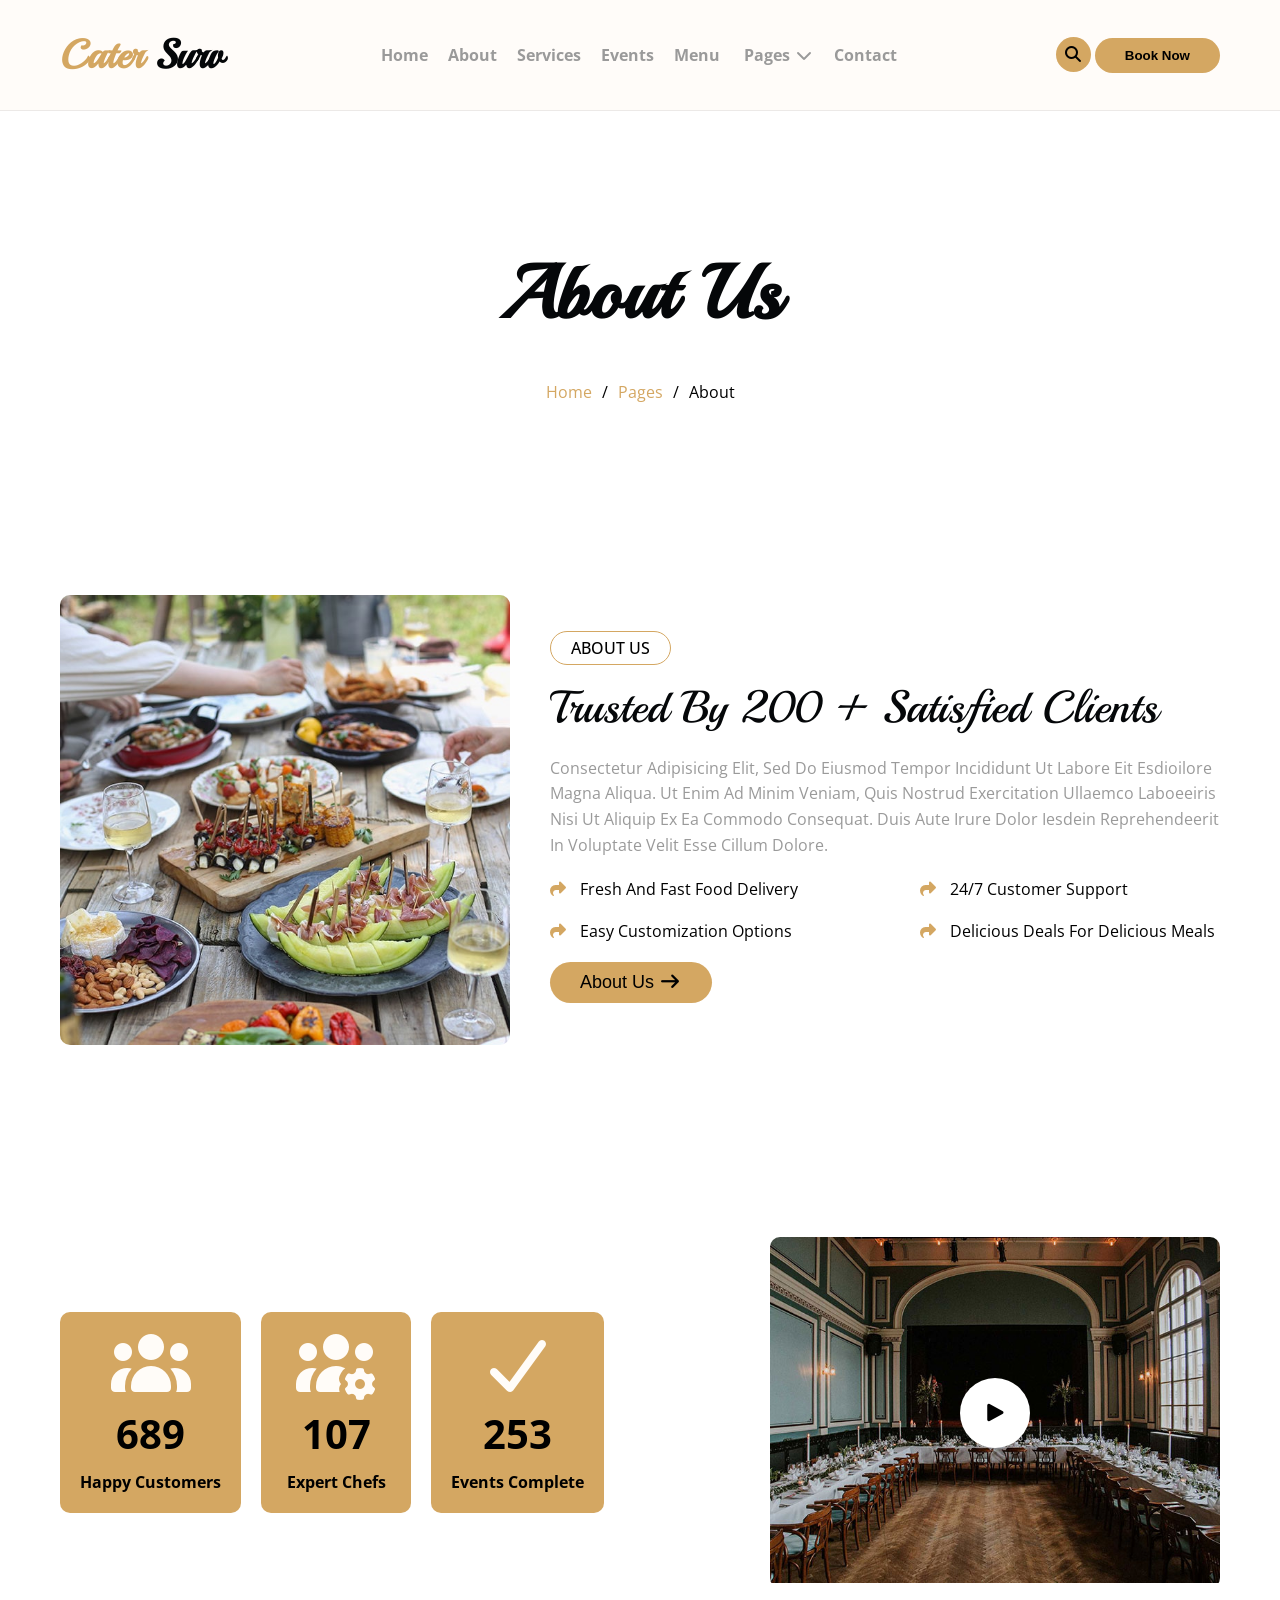
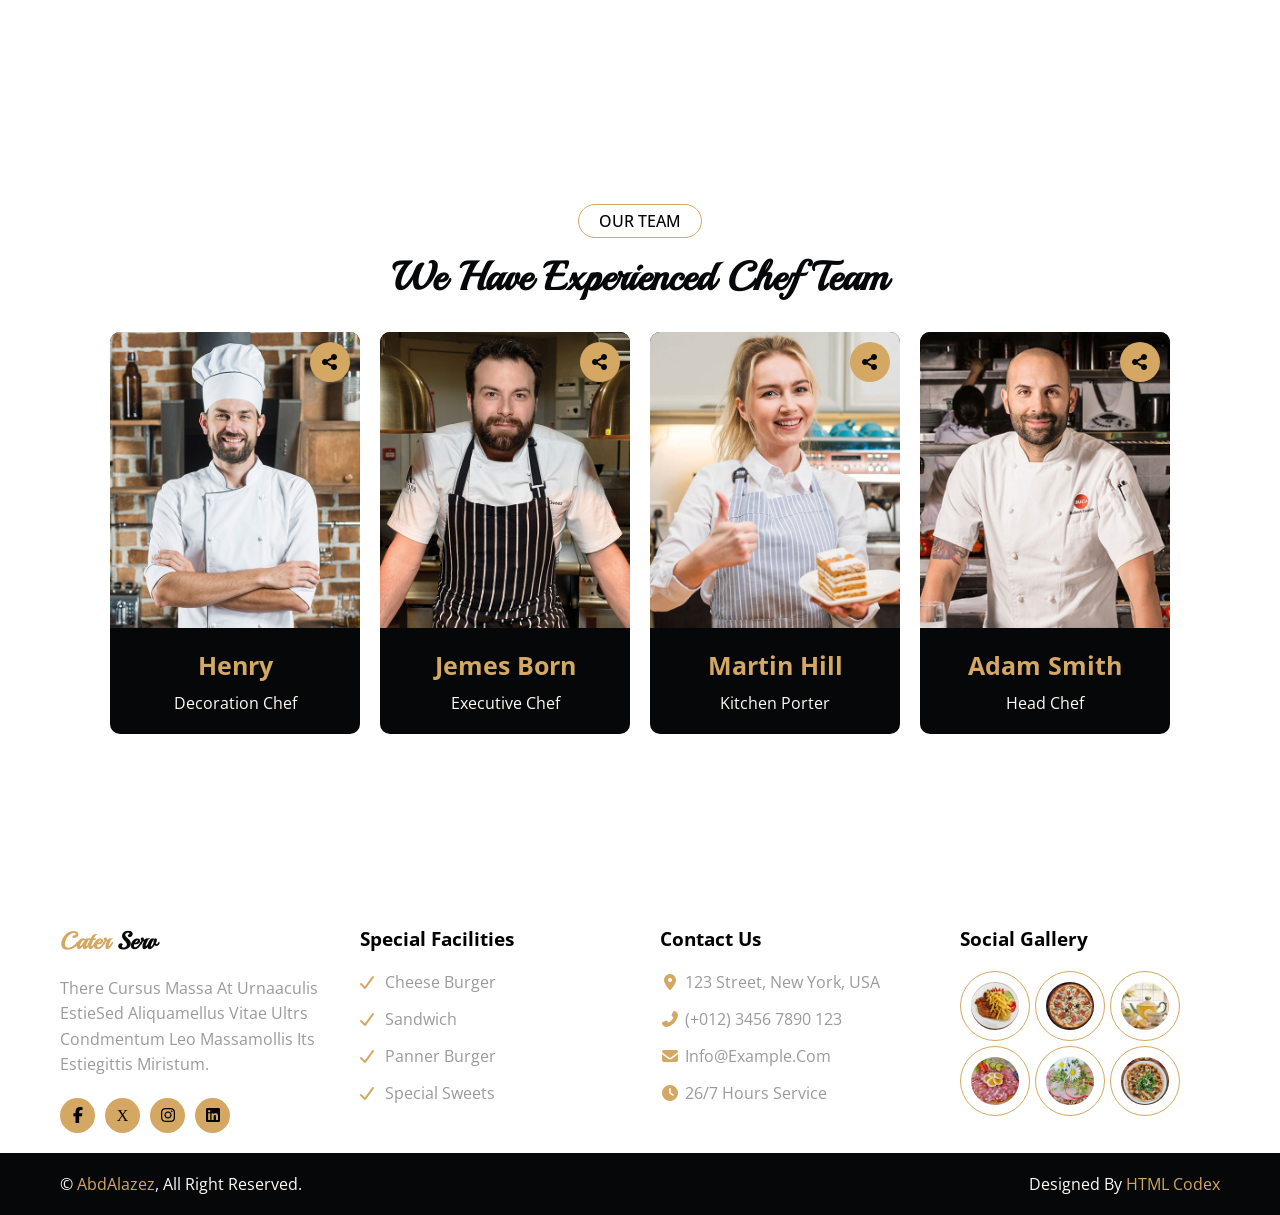
<file: about.html>
<!doctype html>
<html lang="en">
  <head>
    <meta charset="UTF-8" />
    <meta name="viewport" content="width=device-width, initial-scale=1.0" />
    <!-- google fonts -->
    <link rel="preconnect" href="https://fonts.googleapis.com" />
    <link rel="preconnect" href="https://fonts.gstatic.com" crossorigin />
    <link
      href="https://fonts.googleapis.com/css2?family=Open+Sans:ital,wght@0,300..800;1,300..800&family=Playball&display=swap"
      rel="stylesheet"
    />
    <!-- fontawesome -->
    <link rel="stylesheet" href="css/all.min.css" />
    <!-- global rules -->
    <link rel="stylesheet" href="css/global.css" />
    <!-- framework -->
    <link rel="stylesheet" href="css/framework.css" />
    <!-- home -->
    <link rel="stylesheet" href="css/home.css" />
    <title>about-us</title>
  </head>
  <body>
    <header>
      <div class="container flex-bt relative">
        <h2 class="c-primary">
          <a href="#">cater <span class="c-dark">surv</span></a>
        </h2>
        <i
          class="fa-solid fa-bars burger c-primary main-border rad-10 flx-center"
        ></i>
        <nav>
          <ul class="flex-bt gap-20">
            <li><a href="index.html" class="c-secondary f-bold">home</a></li>
            <li><a href="#" class="c-secondary f-bold">about</a></li>
            <li>
              <a href="services.html" class="c-secondary f-bold">services</a>
            </li>
            <li><a href="events.html" class="c-secondary f-bold">events</a></li>
            <li><a href="menu.html" class="c-secondary f-bold">menu</a></li>
            <li class="relative drop">
              <label for="menu">
                <input type="checkbox" name="menu" id="menu" />
                <a href="#" class="c-secondary f-bold"> pages </a>
                <i class="fa-solid fa-chevron-down c-secondary"></i>
                <ul
                  class="dropdown-menu absolute main-border rad-10 p-block none"
                >
                  <li><a href="booking.html">Booking</a></li>
                  <li><a href="blog.html">Our Blog</a></li>
                  <li><a href="team.html">Our Team</a></li>
                  <li><a href="testimonial.html">Testimonial</a></li>
                  <li><a href="error.html">404 Page</a></li>
                </ul>
              </label>
            </li>
            <li><a href="contact.html" class="c-secondary f-bold">contact</a></li>
          </ul>
        </nav>
        <div class="btns">
          <i class="fas fa-search flx-center bg-primary rad-half pointer"></i>
          <button class="btn-shape">book now</button>
        </div>
      </div>
    </header>
    <!-- end header -->
    <!-- landing -->
    <section class="landing sec-pd">
      <div class="container">
        <h1 class="t-center">About Us</h1>
        <ul class="flx-center gap-10">
          <li><a href="index.html" class="c-primary">home</a></li>
          /
          <li><a href="pages.html" class="c-primary">pages</a></li>
          /
          <li><a href="#">about</a></li>
        </ul>
      </div>
    </section>
    <!-- end landing -->
    <!-- about-us -->
    <section class="about-us sec-pd">
      <div class="container flx-responsive gap-40">
        <figure class="rad-10">
          <img src="img/about.jpg" alt="about" />
        </figure>
        <div class="text grow">
          <span class="small-title">about us</span>
          <h2>Trusted By 200 + satisfied clients</h2>
          <p>
            Consectetur adipisicing elit, sed do eiusmod tempor incididunt ut
            labore eit esdioilore magna aliqua. Ut enim ad minim veniam, quis
            nostrud exercitation ullaemco laboeeiris nisi ut aliquip ex ea
            commodo consequat. Duis aute irure dolor iesdein reprehendeerit in
            voluptate velit esse cillum dolore.
          </p>
          <ul class="flex-bt gap-20">
            <li class="relative">Fresh and Fast food Delivery</li>
            <li class="relative">24/7 Customer Support</li>
            <li class="relative">Easy Customization Options</li>
            <li class="relative">Delicious Deals for Delicious Meals</li>
          </ul>
          <button class="btn-shape">
            about us <i class="fa-solid fa-arrow-right"></i>
          </button>
        </div>
      </div>
    </section>
    <!-- end about-us -->
    <!-- fact -->
    <section class="fact sec-pd">
      <div class="container flex-bt gap-20">
        <div class="content flx-center gap-20">
          <article class="bg-primary t-center p-20 rad-10">
            <i class="fas fa-users fa-4x c-white"></i>
            <h3 class="m-block f-bold">689</h3>
            <p class="f-bold">Happy Customers</p>
          </article>
          <article class="bg-primary t-center p-20 rad-10">
            <i class="fas fa-users-cog fa-4x c-white"></i>
            <h3 class="m-block f-bold">107</h3>
            <p class="f-bold">Expert Chefs</p>
          </article>
          <article class="bg-primary t-center p-20 rad-10">
            <i class="fas fa-check fa-4x c-white"></i>
            <h3 class="m-block f-bold">253</h3>
            <p class="f-bold">Events Complete</p>
          </article>
        </div>
        <div class="video rad-10 relative">
          <video poster="img/fact.jpg" height="100%" width="100%">
            <p class="absolute d-block c-dark bg-white"></p>
          </video>
        </div>
      </div>
    </section>
    <!-- end fact -->
    <!-- team -->
    <section class="team sec-pd">
      <div class="title">
        <span class="small-title">our team</span>
        <h2>We have experienced chef Team</h2>
      </div>
      <div class="container flx-responsive gap-20">
        <article class="over-hidden rad-10 bg-dark">
          <figure class="relative">
            <ul class="absolute">
              <li class="mb-10 rad-half flx-center bg-primary c-dark pointer">
                <i class="fas fa-share-alt"></i>
              </li>
              <li class="mb-10 rad-half flx-center bg-primary c-dark pointer">
                <i class="fab fa-twitter"></i>
              </li>
              <li class="mb-10 rad-half flx-center bg-primary c-dark pointer">
                <i class="fab fa-instagram"></i>
              </li>
              <li class="mb-10 rad-half flx-center bg-primary c-dark pointer">
                <i class="fab fa-facebook-f"></i>
              </li>
            </ul>
            <img src="img/team-1.jpg" alt="" />
          </figure>
          <div class="img-info t-center p-20">
            <p class="c-primary mb-10 f-bold">Henry</p>
            <span class="c-white">Decoration Chef</span>
          </div>
        </article>
        <article class="over-hidden rad-10 bg-dark">
          <figure class="relative">
            <ul class="absolute">
              <li class="mb-10 rad-half flx-center bg-primary c-dark pointer">
                <i class="fas fa-share-alt"></i>
              </li>
              <li class="mb-10 rad-half flx-center bg-primary c-dark pointer">
                <i class="fab fa-twitter"></i>
              </li>
              <li class="mb-10 rad-half flx-center bg-primary c-dark pointer">
                <i class="fab fa-instagram"></i>
              </li>
              <li class="mb-10 rad-half flx-center bg-primary c-dark pointer">
                <i class="fab fa-facebook-f"></i>
              </li>
            </ul>
            <img src="img/team-2.jpg" alt="" />
          </figure>
          <div class="img-info t-center p-20">
            <p class="c-primary mb-10 f-bold">Jemes Born</p>
            <span class="c-white">Executive Chef</span>
          </div>
        </article>
        <article class="over-hidden rad-10 bg-dark">
          <figure class="relative">
            <ul class="absolute">
              <li class="mb-10 rad-half flx-center bg-primary c-dark pointer">
                <i class="fas fa-share-alt"></i>
              </li>
              <li class="mb-10 rad-half flx-center bg-primary c-dark pointer">
                <i class="fab fa-twitter"></i>
              </li>
              <li class="mb-10 rad-half flx-center bg-primary c-dark pointer">
                <i class="fab fa-instagram"></i>
              </li>
              <li class="mb-10 rad-half flx-center bg-primary c-dark pointer">
                <i class="fab fa-facebook-f"></i>
              </li>
            </ul>
            <img src="img/team-3.jpg" alt="" />
          </figure>
          <div class="img-info t-center p-20">
            <p class="c-primary mb-10 f-bold">Martin Hill</p>
            <span class="c-white">Kitchen Porter</span>
          </div>
        </article>
        <article class="over-hidden rad-10 bg-dark">
          <figure class="relative">
            <ul class="absolute">
              <li class="mb-10 rad-half flx-center bg-primary c-dark pointer">
                <i class="fas fa-share-alt"></i>
              </li>
              <li class="mb-10 rad-half flx-center bg-primary c-dark pointer">
                <i class="fab fa-twitter"></i>
              </li>
              <li class="mb-10 rad-half flx-center bg-primary c-dark pointer">
                <i class="fab fa-instagram"></i>
              </li>
              <li class="mb-10 rad-half flx-center bg-primary c-dark pointer">
                <i class="fab fa-facebook-f"></i>
              </li>
            </ul>
            <img src="img/team-4.jpg" alt="" />
          </figure>
          <div class="img-info t-center p-20">
            <p class="c-primary mb-10 f-bold">adam smith</p>
            <span class="c-white">head chef</span>
          </div>
        </article>
      </div>
    </section>
    <!-- end team -->
    <!-- footer -->
    <footer>
      <div class="container main-footer grid gap-40">
        <div class="col-1">
          <h2><span class="c-primary">Cater</span> Serv</h2>
          <p class="c-secondary m-block-20">
            There cursus massa at urnaaculis estieSed aliquamellus vitae ultrs
            condmentum leo massamollis its estiegittis miristum.
          </p>
          <ul class="links flex align-center gap-10">
            <li>
              <a href=""
                ><i class="fab fa-facebook-f rad-half bg-primary flx-center"></i
              ></a>
            </li>
            <li>
              <a href=""
                ><i class="fab fa-x rad-half bg-primary flx-center"></i
              ></a>
            </li>
            <li>
              <a href=""
                ><i class="fab fa-instagram rad-half bg-primary flx-center"></i
              ></a>
            </li>
            <li>
              <a href=""
                ><i class="fab fa-linkedin rad-half bg-primary flx-center"></i
              ></a>
            </li>
          </ul>
        </div>
        <div class="col-2">
          <h3 class="mb-20">Special Facilities</h3>
          <ul>
            <li class="relative pl-25 mb-15 c-secondary pointer">
              Cheese Burger
            </li>
            <li class="relative pl-25 mb-15 c-secondary pointer">Sandwich</li>
            <li class="relative pl-25 mb-15 c-secondary pointer">
              Panner Burger
            </li>
            <li class="relative pl-25 mb-15 c-secondary pointer">
              Special Sweets
            </li>
          </ul>
        </div>
        <div class="col-3">
          <h3 class="mb-20">Contact Us</h3>
          <ul>
            <li class="relative pl-25 mb-15 c-secondary">
              <i class="fa fa-map-marker-alt c-primary absolute"></i>
              123 Street, New York, USA
            </li>
            <li class="relative pl-25 mb-15 c-secondary">
              <i class="fa fa-phone-alt c-primary absolute"></i>
              (+012) 3456 7890 123
            </li>
            <li class="relative pl-25 mb-15 c-secondary">
              <i class="fas fa-envelope c-primary absolute"></i>info@example.com
            </li>
            <li class="relative pl-25 mb-15 c-secondary">
              <i class="fa fa-clock c-primary absolute"></i>26/7 Hours Service
            </li>
          </ul>
        </div>
        <div class="col-4">
          <h3 class="mb-20">social gallery</h3>
          <div class="imgs flex align-center gap-5 wrap">
            <img src="img/menu-01.jpg" class="rad-half p-10" />
            <img src="img/menu-02.jpg" class="rad-half p-10" />
            <img src="img/menu-03.jpg" class="rad-half p-10" />
            <img src="img/menu-04.jpg" class="rad-half p-10" />
            <img src="img/menu-05.jpg" class="rad-half p-10" />
            <img src="img/menu-06.jpg" class="rad-half p-10" />
          </div>
        </div>
      </div>
      <div class="footer-footer bg-dark mt-20">
        <div class="container c-white flex-bt p-block-20 wrap gap-20">
          <p>
            &copy;
            <a href="https://www.linkedin.com/in/abdAlazez10" class="c-primary"
              >abdAlazez</a
            >, All right reserved.
          </p>
          <p>
            Designed By
            <a href="https://htmlcodex.com/" class="c-primary">HTML Codex</a>
          </p>
        </div>
      </div>
    </footer>
    <!-- end footer -->
  </body>
</html>
</file>
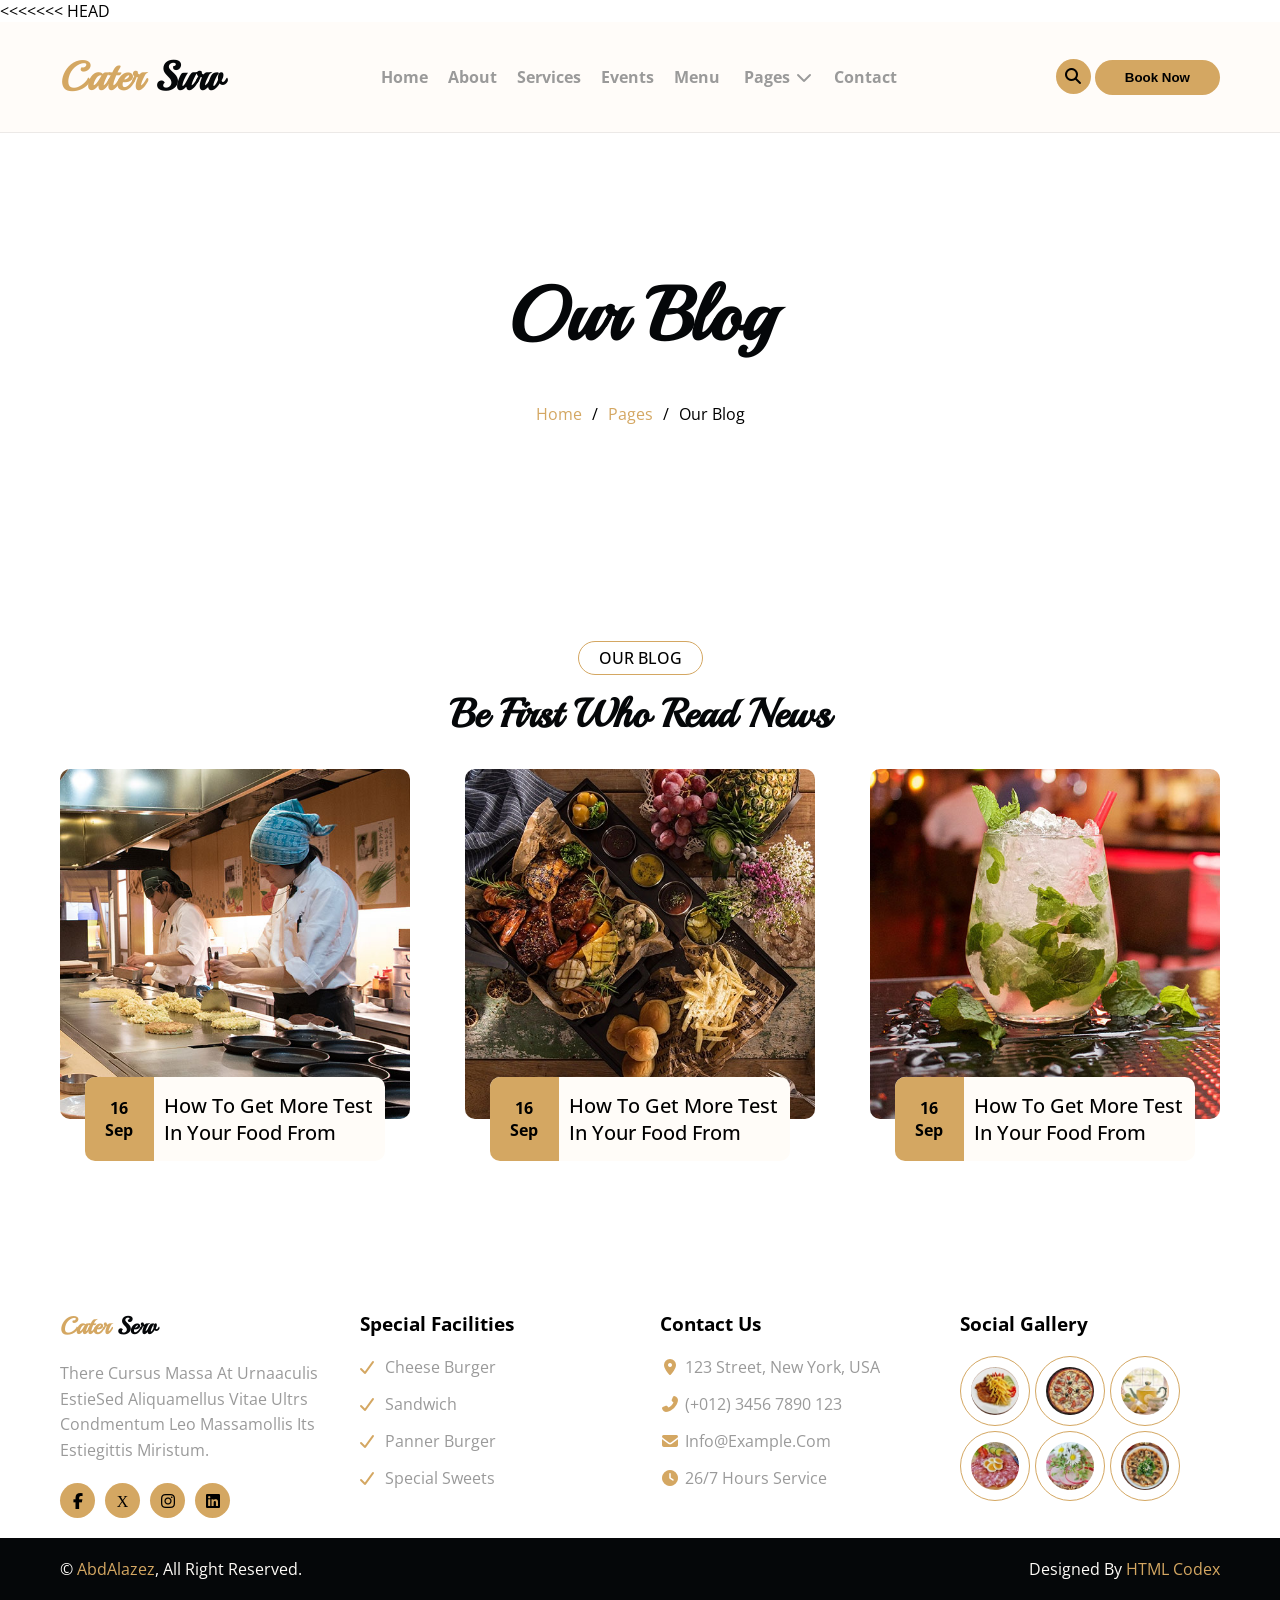
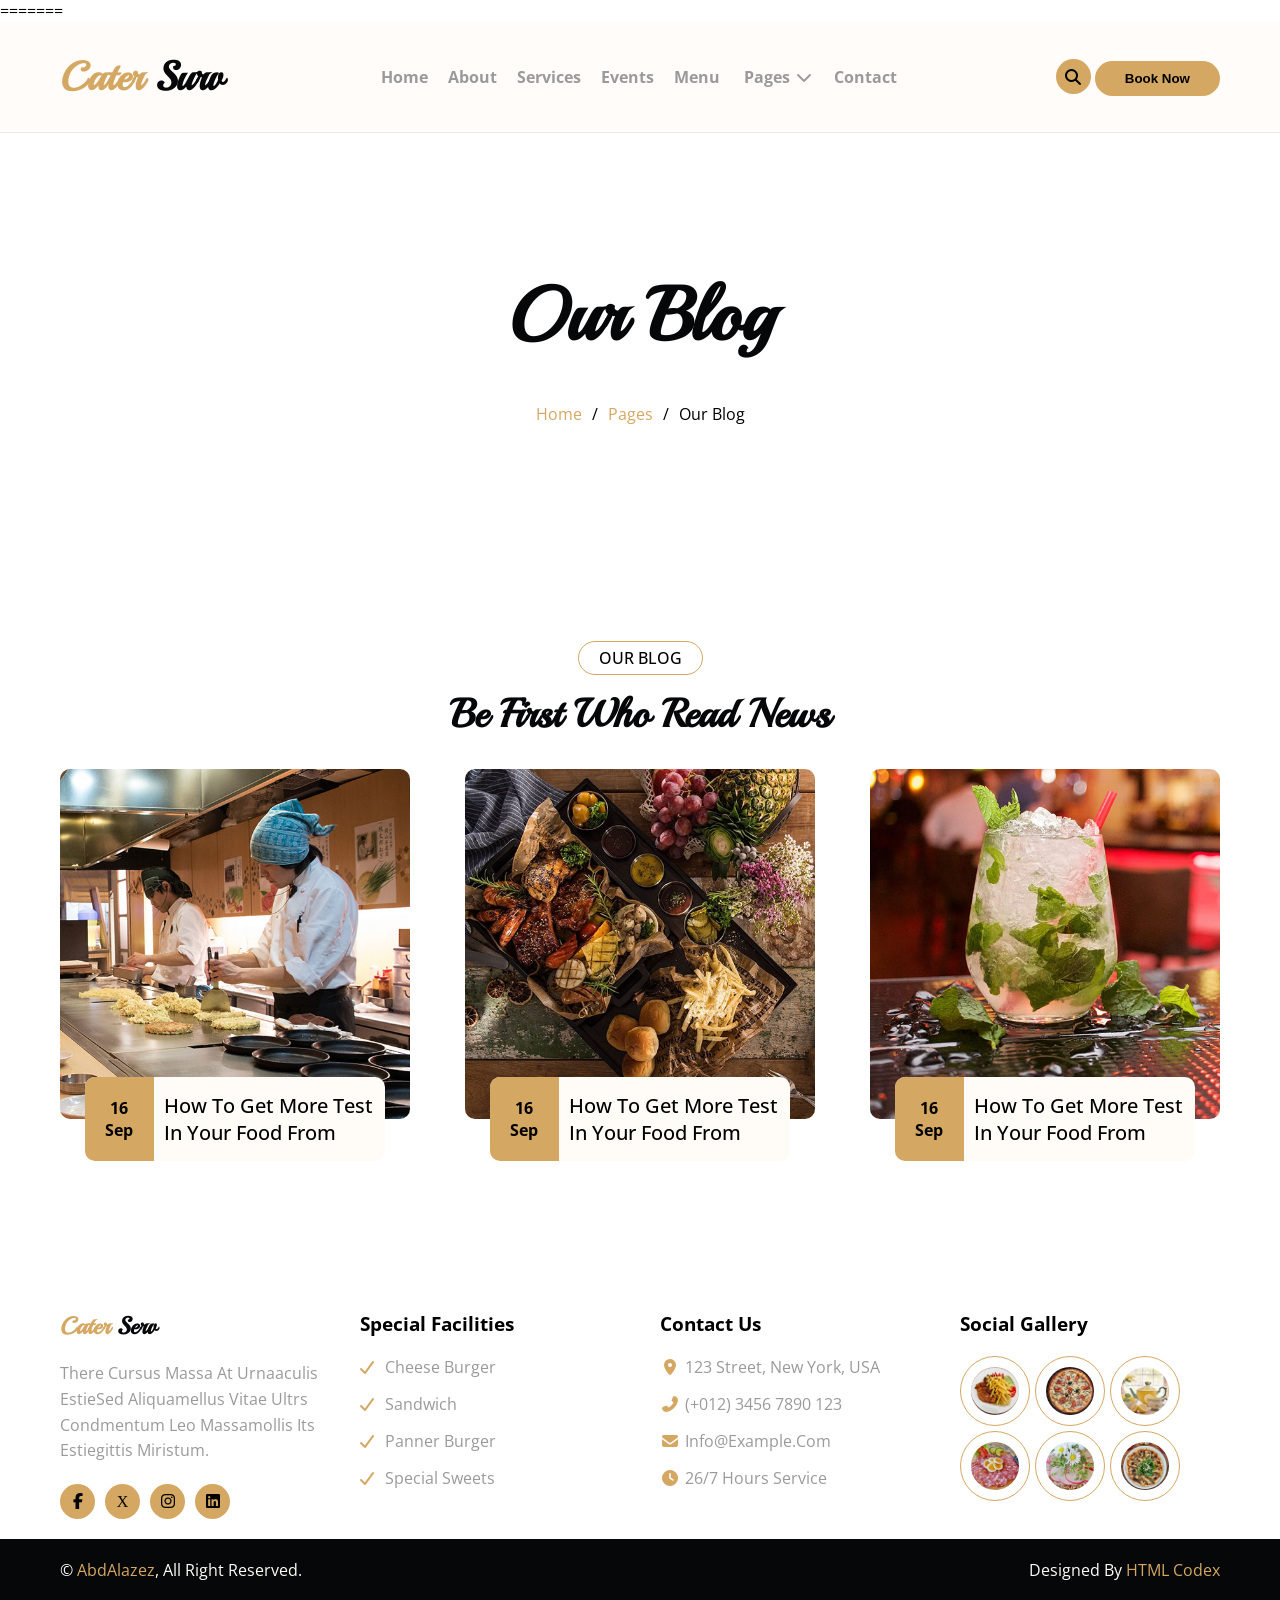
<file: blog.html>
<<<<<<< HEAD
<!doctype html>
<html lang="en">
  <head>
    <meta charset="UTF-8" />
    <meta name="viewport" content="width=device-width, initial-scale=1.0" />
    <!-- google fonts -->
    <link rel="preconnect" href="https://fonts.googleapis.com" />
    <link rel="preconnect" href="https://fonts.gstatic.com" crossorigin />
    <link
      href="https://fonts.googleapis.com/css2?family=Open+Sans:ital,wght@0,300..800;1,300..800&family=Playball&display=swap"
      rel="stylesheet"
    />
    <!-- fontawesome -->
    <link rel="stylesheet" href="css/all.min.css" />
    <!-- global rules -->
    <link rel="stylesheet" href="css/global.css" />
    <!-- framework -->
    <link rel="stylesheet" href="css/framework.css" />
    <!-- home style -->
    <link rel="stylesheet" href="css/home.css" />
    <title>catering-services-website</title>
  </head>
  <body>
    <header>
      <div class="container flex-bt relative">
        <h2 class="c-primary">
          <a href="#">cater <span class="c-dark">surv</span></a>
        </h2>
        <i
          class="fa-solid fa-bars burger c-primary main-border rad-10 flx-center"
        ></i>
        <nav>
          <ul class="flex-bt gap-20">
            <li><a href="index.html" class="c-secondary f-bold">home</a></li>
            <li><a href="#" class="c-secondary f-bold">about</a></li>
            <li>
              <a href="services.html" class="c-secondary f-bold">services</a>
            </li>
            <li><a href="events.html" class="c-secondary f-bold">events</a></li>
            <li><a href="menu.html" class="c-secondary f-bold">menu</a></li>
            <li class="relative drop">
              <label for="menu">
                <input type="checkbox" name="menu" id="menu" />
                <a href="#" class="c-secondary f-bold"> pages </a>
                <i class="fa-solid fa-chevron-down c-secondary"></i>
                <ul
                  class="dropdown-menu absolute main-border rad-10 p-block none"
                >
                  <li><a href="booking.html">Booking</a></li>
                  <li><a href="blog.html">Our Blog</a></li>
                  <li><a href="team.html">Our Team</a></li>
                  <li><a href="testimonial.html">Testimonial</a></li>
                  <li><a href="error.html">404 Page</a></li>
                </ul>
              </label>
            </li>
            <li><a href="" class="c-secondary f-bold">contact</a></li>
          </ul>
        </nav>
        <div class="btns">
          <i class="fas fa-search flx-center bg-primary rad-half pointer"></i>
          <button class="btn-shape">book now</button>
        </div>
      </div>
    </header>
    <!-- landing -->
    <section class="landing sec-pd">
      <div class="container">
        <h1 class="t-center">our blog</h1>
        <ul class="flx-center gap-10">
          <li><a href="index.html" class="c-primary">home</a></li>
          /
          <li><a href="#" class="c-primary">pages</a></li>
          /
          <li><a href="#">our blog</a></li>
        </ul>
      </div>
    </section>
    <!-- end landing -->

    <!-- blog -->
    <section class="blog sec-pd">
      <div class="title">
        <span class="small-title">our blog</span>
        <h2>Be First Who Read News</h2>
      </div>
      <div class="container flx-responsive">
        <article class="relative">
          <figure class="rad-10 over-hidden">
            <img src="img/blog-1.jpg" alt="" />
          </figure>
          <div
            class="info absolute flex align-center gap-10 bg-white rad-10 over-hidden"
          >
            <span class="bg-primary p-20 t-center f-bold">16 sep</span>
            <p>How to get more test in your food from</p>
          </div>
        </article>
        <article class="relative">
          <figure class="rad-10 over-hidden">
            <img src="img/blog-3.jpg" alt="" />
          </figure>
          <div
            class="info absolute flex align-center gap-10 bg-white rad-10 over-hidden"
          >
            <span class="bg-primary p-20 t-center f-bold">16 sep</span>
            <p>How to get more test in your food from</p>
          </div>
        </article>
        <article class="relative">
          <figure class="rad-10 over-hidden">
            <img src="img/blog-2.jpg" alt="" />
          </figure>
          <div
            class="info absolute flex align-center gap-10 bg-white rad-10 over-hidden"
          >
            <span class="bg-primary p-20 t-center f-bold">16 sep</span>
            <p>How to get more test in your food from</p>
          </div>
        </article>
      </div>
    </section>
    <!-- end blog -->
    <!-- footer -->
    <footer>
      <div class="container main-footer grid gap-40">
        <div class="col-1">
          <h2><span class="c-primary">Cater</span> Serv</h2>
          <p class="c-secondary m-block-20">
            There cursus massa at urnaaculis estieSed aliquamellus vitae ultrs
            condmentum leo massamollis its estiegittis miristum.
          </p>
          <ul class="links flex align-center gap-10">
            <li>
              <a href=""
                ><i class="fab fa-facebook-f rad-half bg-primary flx-center"></i
              ></a>
            </li>
            <li>
              <a href=""
                ><i class="fab fa-x rad-half bg-primary flx-center"></i
              ></a>
            </li>
            <li>
              <a href=""
                ><i class="fab fa-instagram rad-half bg-primary flx-center"></i
              ></a>
            </li>
            <li>
              <a href=""
                ><i class="fab fa-linkedin rad-half bg-primary flx-center"></i
              ></a>
            </li>
          </ul>
        </div>
        <div class="col-2">
          <h3 class="mb-20">Special Facilities</h3>
          <ul>
            <li class="relative pl-25 mb-15 c-secondary pointer">
              Cheese Burger
            </li>
            <li class="relative pl-25 mb-15 c-secondary pointer">Sandwich</li>
            <li class="relative pl-25 mb-15 c-secondary pointer">
              Panner Burger
            </li>
            <li class="relative pl-25 mb-15 c-secondary pointer">
              Special Sweets
            </li>
          </ul>
        </div>
        <div class="col-3">
          <h3 class="mb-20">Contact Us</h3>
          <ul>
            <li class="relative pl-25 mb-15 c-secondary">
              <i class="fa fa-map-marker-alt c-primary absolute"></i>
              123 Street, New York, USA
            </li>
            <li class="relative pl-25 mb-15 c-secondary">
              <i class="fa fa-phone-alt c-primary absolute"></i>
              (+012) 3456 7890 123
            </li>
            <li class="relative pl-25 mb-15 c-secondary">
              <i class="fas fa-envelope c-primary absolute"></i>info@example.com
            </li>
            <li class="relative pl-25 mb-15 c-secondary">
              <i class="fa fa-clock c-primary absolute"></i>26/7 Hours Service
            </li>
          </ul>
        </div>
        <div class="col-4">
          <h3 class="mb-20">social gallery</h3>
          <div class="imgs flex align-center gap-5 wrap">
            <img src="img/menu-01.jpg" class="rad-half p-10" />
            <img src="img/menu-02.jpg" class="rad-half p-10" />
            <img src="img/menu-03.jpg" class="rad-half p-10" />
            <img src="img/menu-04.jpg" class="rad-half p-10" />
            <img src="img/menu-05.jpg" class="rad-half p-10" />
            <img src="img/menu-06.jpg" class="rad-half p-10" />
          </div>
        </div>
      </div>
      <div class="footer-footer bg-dark mt-20">
        <div class="container c-white flex-bt p-block-20 wrap gap-20">
          <p>
            &copy;
            <a href="https://www.linkedin.com/in/abdAlazez10" class="c-primary"
              >abdAlazez</a
            >, All right reserved.
          </p>
          <p>
            Designed By
            <a href="https://htmlcodex.com/" class="c-primary">HTML Codex</a>
          </p>
        </div>
      </div>
    </footer>
    <!-- end footer -->
  </body>
</html>
=======
<!doctype html>
<html lang="en">
  <head>
    <meta charset="UTF-8" />
    <meta name="viewport" content="width=device-width, initial-scale=1.0" />
    <!-- google fonts -->
    <link rel="preconnect" href="https://fonts.googleapis.com" />
    <link rel="preconnect" href="https://fonts.gstatic.com" crossorigin />
    <link
      href="https://fonts.googleapis.com/css2?family=Open+Sans:ital,wght@0,300..800;1,300..800&family=Playball&display=swap"
      rel="stylesheet"
    />
    <!-- fontawesome -->
    <link rel="stylesheet" href="css/all.min.css" />
    <!-- global rules -->
    <link rel="stylesheet" href="css/global.css" />
    <!-- framework -->
    <link rel="stylesheet" href="css/framework.css" />
    <!-- home style -->
    <link rel="stylesheet" href="css/home.css" />
    <title>catering-services-website</title>
  </head>
  <body>
    <header>
      <div class="container flex-bt relative">
        <h2 class="c-primary">
          <a href="#">cater <span class="c-dark">surv</span></a>
        </h2>
        <i
          class="fa-solid fa-bars burger c-primary main-border rad-10 flx-center"
        ></i>
        <nav>
          <ul class="flex-bt gap-20">
            <li><a href="index.html" class="c-secondary f-bold">home</a></li>
            <li><a href="#" class="c-secondary f-bold">about</a></li>
            <li>
              <a href="services.html" class="c-secondary f-bold">services</a>
            </li>
            <li><a href="events.html" class="c-secondary f-bold">events</a></li>
            <li><a href="menu.html" class="c-secondary f-bold">menu</a></li>
            <li class="relative drop">
              <label for="menu">
                <input type="checkbox" name="menu" id="menu" />
                <a href="#" class="c-secondary f-bold"> pages </a>
                <i class="fa-solid fa-chevron-down c-secondary"></i>
                <ul
                  class="dropdown-menu absolute main-border rad-10 p-block none"
                >
                  <li><a href="booking.html">Booking</a></li>
                  <li><a href="blog.html">Our Blog</a></li>
                  <li><a href="team.html">Our Team</a></li>
                  <li><a href="testimonial.html">Testimonial</a></li>
                  <li><a href="error.html">404 Page</a></li>
                </ul>
              </label>
            </li>
            <li><a href="" class="c-secondary f-bold">contact</a></li>
          </ul>
        </nav>
        <div class="btns">
          <i class="fas fa-search flx-center bg-primary rad-half pointer"></i>
          <button class="btn-shape">book now</button>
        </div>
      </div>
    </header>
    <!-- landing -->
    <section class="landing sec-pd">
      <div class="container">
        <h1 class="t-center">our blog</h1>
        <ul class="flx-center gap-10">
          <li><a href="index.html" class="c-primary">home</a></li>
          /
          <li><a href="#" class="c-primary">pages</a></li>
          /
          <li><a href="#">our blog</a></li>
        </ul>
      </div>
    </section>
    <!-- end landing -->

    <!-- blog -->
    <section class="blog sec-pd">
      <div class="title">
        <span class="small-title">our blog</span>
        <h2>Be First Who Read News</h2>
      </div>
      <div class="container flx-responsive">
        <article class="relative">
          <figure class="rad-10 over-hidden">
            <img src="img/blog-1.jpg" alt="" />
          </figure>
          <div
            class="info absolute flex align-center gap-10 bg-white rad-10 over-hidden"
          >
            <span class="bg-primary p-20 t-center f-bold">16 sep</span>
            <p>How to get more test in your food from</p>
          </div>
        </article>
        <article class="relative">
          <figure class="rad-10 over-hidden">
            <img src="img/blog-3.jpg" alt="" />
          </figure>
          <div
            class="info absolute flex align-center gap-10 bg-white rad-10 over-hidden"
          >
            <span class="bg-primary p-20 t-center f-bold">16 sep</span>
            <p>How to get more test in your food from</p>
          </div>
        </article>
        <article class="relative">
          <figure class="rad-10 over-hidden">
            <img src="img/blog-2.jpg" alt="" />
          </figure>
          <div
            class="info absolute flex align-center gap-10 bg-white rad-10 over-hidden"
          >
            <span class="bg-primary p-20 t-center f-bold">16 sep</span>
            <p>How to get more test in your food from</p>
          </div>
        </article>
      </div>
    </section>
    <!-- end blog -->
    <!-- footer -->
    <footer>
      <div class="container main-footer grid gap-40">
        <div class="col-1">
          <h2><span class="c-primary">Cater</span> Serv</h2>
          <p class="c-secondary m-block-20">
            There cursus massa at urnaaculis estieSed aliquamellus vitae ultrs
            condmentum leo massamollis its estiegittis miristum.
          </p>
          <ul class="links flex align-center gap-10">
            <li>
              <a href=""
                ><i class="fab fa-facebook-f rad-half bg-primary flx-center"></i
              ></a>
            </li>
            <li>
              <a href=""
                ><i class="fab fa-x rad-half bg-primary flx-center"></i
              ></a>
            </li>
            <li>
              <a href=""
                ><i class="fab fa-instagram rad-half bg-primary flx-center"></i
              ></a>
            </li>
            <li>
              <a href=""
                ><i class="fab fa-linkedin rad-half bg-primary flx-center"></i
              ></a>
            </li>
          </ul>
        </div>
        <div class="col-2">
          <h3 class="mb-20">Special Facilities</h3>
          <ul>
            <li class="relative pl-25 mb-15 c-secondary pointer">
              Cheese Burger
            </li>
            <li class="relative pl-25 mb-15 c-secondary pointer">Sandwich</li>
            <li class="relative pl-25 mb-15 c-secondary pointer">
              Panner Burger
            </li>
            <li class="relative pl-25 mb-15 c-secondary pointer">
              Special Sweets
            </li>
          </ul>
        </div>
        <div class="col-3">
          <h3 class="mb-20">Contact Us</h3>
          <ul>
            <li class="relative pl-25 mb-15 c-secondary">
              <i class="fa fa-map-marker-alt c-primary absolute"></i>
              123 Street, New York, USA
            </li>
            <li class="relative pl-25 mb-15 c-secondary">
              <i class="fa fa-phone-alt c-primary absolute"></i>
              (+012) 3456 7890 123
            </li>
            <li class="relative pl-25 mb-15 c-secondary">
              <i class="fas fa-envelope c-primary absolute"></i>info@example.com
            </li>
            <li class="relative pl-25 mb-15 c-secondary">
              <i class="fa fa-clock c-primary absolute"></i>26/7 Hours Service
            </li>
          </ul>
        </div>
        <div class="col-4">
          <h3 class="mb-20">social gallery</h3>
          <div class="imgs flex align-center gap-5 wrap">
            <img src="img/menu-01.jpg" class="rad-half p-10" />
            <img src="img/menu-02.jpg" class="rad-half p-10" />
            <img src="img/menu-03.jpg" class="rad-half p-10" />
            <img src="img/menu-04.jpg" class="rad-half p-10" />
            <img src="img/menu-05.jpg" class="rad-half p-10" />
            <img src="img/menu-06.jpg" class="rad-half p-10" />
          </div>
        </div>
      </div>
      <div class="footer-footer bg-dark mt-20">
        <div class="container c-white flex-bt p-block-20 wrap gap-20">
          <p>
            &copy;
            <a href="https://www.linkedin.com/in/abdAlazez10" class="c-primary"
              >abdAlazez</a
            >, All right reserved.
          </p>
          <p>
            Designed By
            <a href="https://htmlcodex.com/" class="c-primary">HTML Codex</a>
          </p>
        </div>
      </div>
    </footer>
    <!-- end footer -->
  </body>
</html>
>>>>>>> 53b340a547c4e83de34f8fd953397f36a974f1b7
</file>
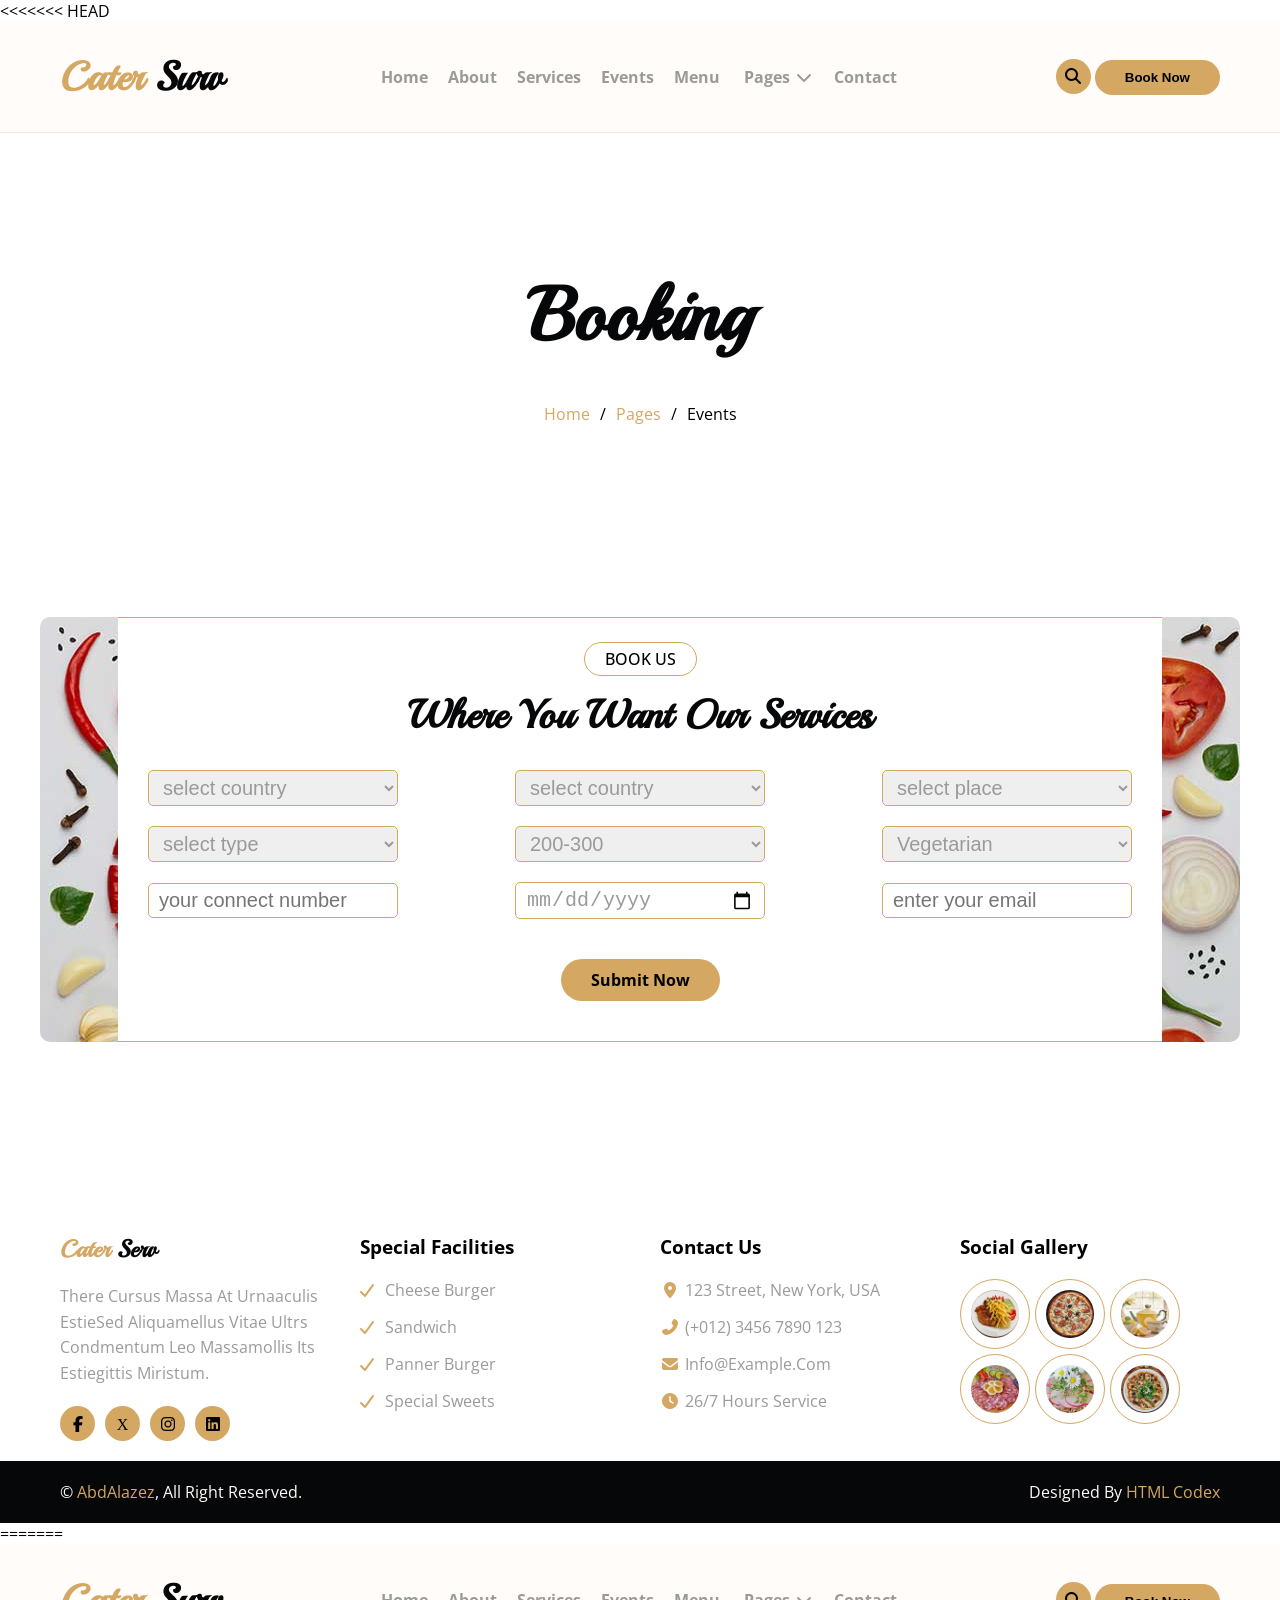
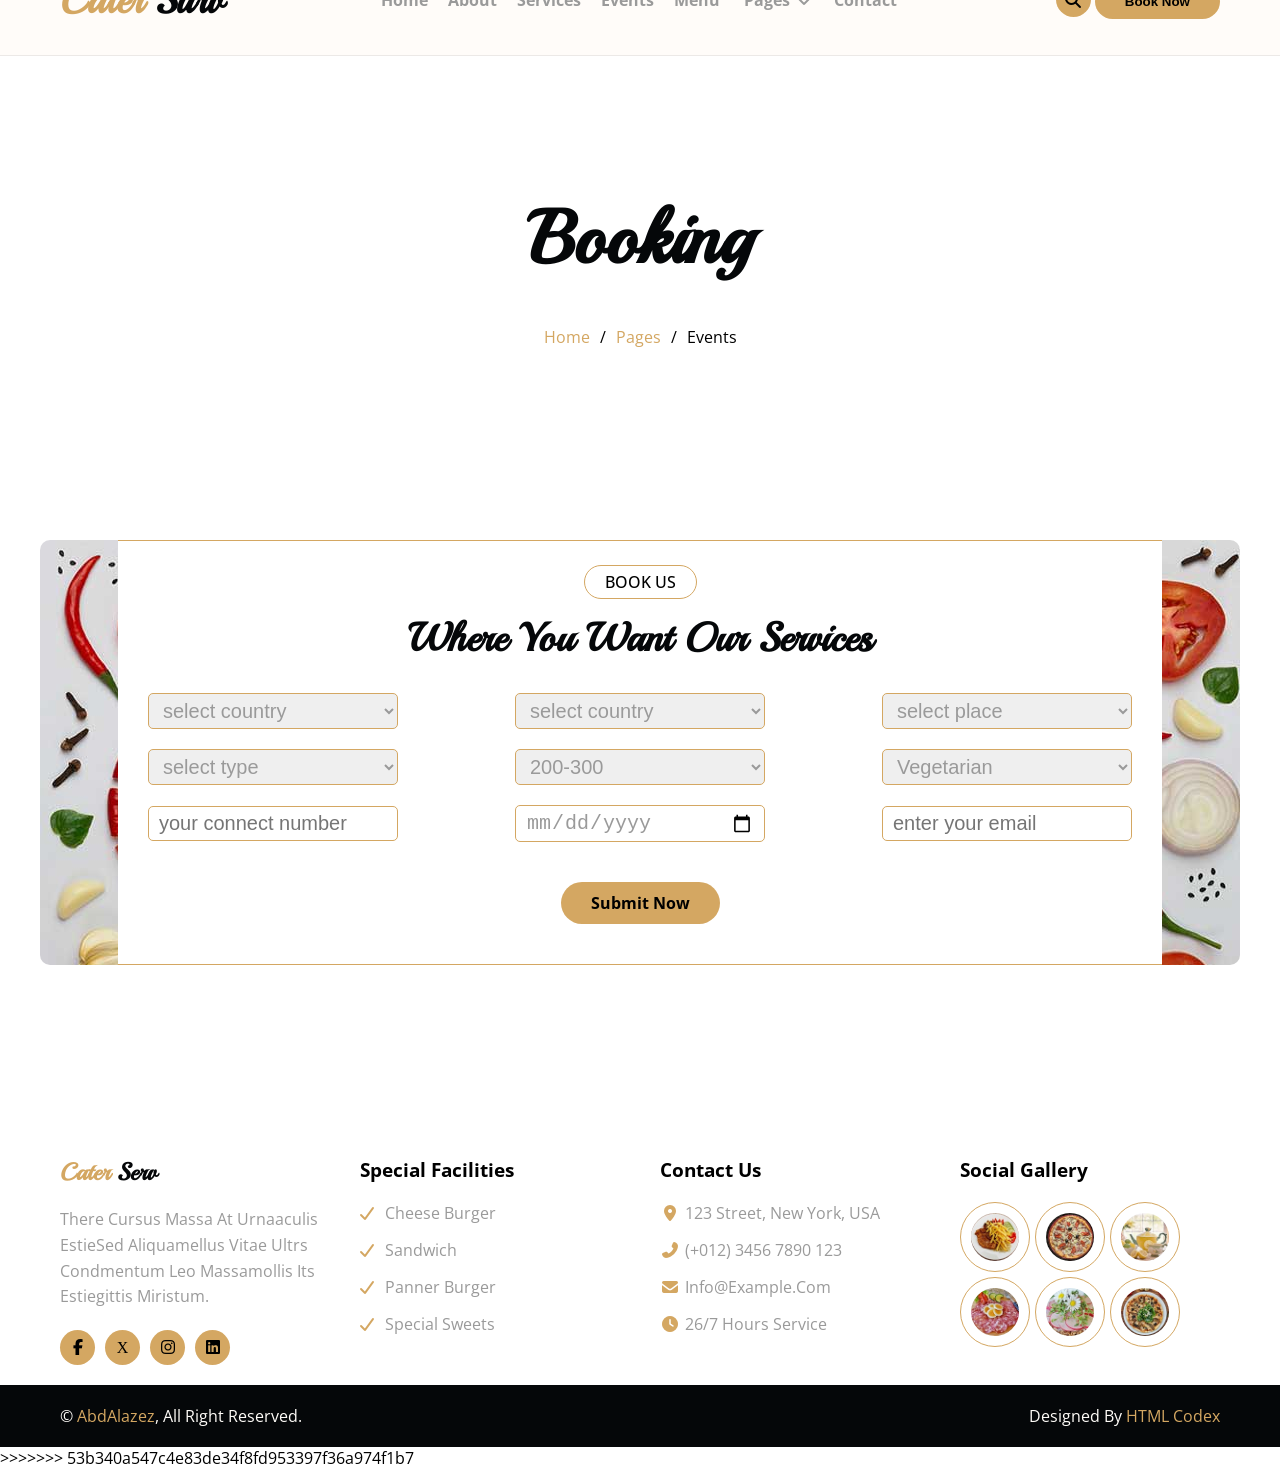
<file: booking.html>
<<<<<<< HEAD
<!doctype html>
<html lang="en">
  <head>
    <meta charset="UTF-8" />
    <meta name="viewport" content="width=device-width, initial-scale=1.0" />
    <!-- google fonts -->
    <link rel="preconnect" href="https://fonts.googleapis.com" />
    <link rel="preconnect" href="https://fonts.gstatic.com" crossorigin />
    <link
      href="https://fonts.googleapis.com/css2?family=Open+Sans:ital,wght@0,300..800;1,300..800&family=Playball&display=swap"
      rel="stylesheet"
    />
    <!-- fontawesome -->
    <link rel="stylesheet" href="css/all.min.css" />
    <!-- global rules -->
    <link rel="stylesheet" href="css/global.css" />
    <!-- framework -->
    <link rel="stylesheet" href="css/framework.css" />
    <!-- home style -->
    <link rel="stylesheet" href="css/home.css" />
    <title>catering-services-website</title>
  </head>
  <body>
    <header>
      <div class="container flex-bt relative">
        <h2 class="c-primary">
          <a href="#">cater <span class="c-dark">surv</span></a>
        </h2>
        <i
          class="fa-solid fa-bars burger c-primary main-border rad-10 flx-center"
        ></i>
        <nav>
          <ul class="flex-bt gap-20">
            <li><a href="index.html" class="c-secondary f-bold">home</a></li>
            <li><a href="about.html" class="c-secondary f-bold">about</a></li>
            <li>
              <a href="services.html" class="c-secondary f-bold">services</a>
            </li>
            <li><a href="events.html" class="c-secondary f-bold">events</a></li>
            <li><a href="menu.html" class="c-secondary f-bold">menu</a></li>
            <li class="relative drop">
              <label for="menu">
                <input type="checkbox" name="menu" id="menu" />
                <a href="#" class="c-secondary f-bold"> pages </a>
                <i class="fa-solid fa-chevron-down c-secondary"></i>
                <ul
                  class="dropdown-menu absolute main-border rad-10 p-block none"
                >
                  <li><a href="#">Booking</a></li>
                  <li><a href="blog.html">Our Blog</a></li>
                  <li><a href="team.html">Our Team</a></li>
                  <li><a href="testimonial.html">Testimonial</a></li>
                  <li><a href="error.html">404 Page</a></li>
                </ul>
              </label>
            </li>
            <li><a href="contact.html" class="c-secondary f-bold">contact</a></li>
          </ul>
        </nav>
        <div class="btns">
          <i class="fas fa-search flx-center bg-primary rad-half pointer"></i>
          <button class="btn-shape">book now</button>
        </div>
      </div>
    </header>

    <!-- landing -->
    <section class="landing sec-pd">
      <div class="container">
        <h1 class="t-center">booking</h1>
        <ul class="flx-center gap-10">
          <li><a href="index.html" class="c-primary">home</a></li>
          /
          <li><a href="#" class="c-primary">pages</a></li>
          /
          <li><a href="#">events</a></li>
        </ul>
      </div>
    </section>
    <!-- end landing -->

    <!-- booking -->
    <section class="booking sec-pd">
      <div class="container rad-10">
        <div class="content p-inline-30">
          <div class="title">
            <span class="small-title">book us</span>
            <h2>Where you want Our Services</h2>
          </div>
          <form class="flex-bt wrap gap-20">
            <select
              name="country
            "
              class="p-inline-10 p-block-5 c-secondary rad-6"
            >
              <option value="select country" class="c-secondary">
                select country
              </option>
              <option value="select country" class="c-secondary">usa</option>
              <option value="select country" class="c-secondary">uk</option>
              <option value="select country" class="c-secondary">india</option>
            </select>
            <select name="city" class="p-inline-10 p-block-5 c-secondary rad-6">
              <option value="select city" class="c-secondary">
                select country
              </option>
              <option value="d-country" class="c-secondary">
                depend on country
              </option>
              <option value="uk" class="c-secondary">uk</option>
              <option value="india" class="c-secondary">india</option>
            </select>
            <select
              name="place"
              class="p-inline-10 p-block-5 c-secondary rad-6"
            >
              <option value="select place" class="c-secondary">
                select place
              </option>
              <option value="usa" class="c-secondary">usa</option>
              <option value="uk" class="c-secondary">uk</option>
              <option value="india" class="c-secondary">india</option>
            </select>
            <select
              name="event-type"
              class="p-inline-10 p-block-5 c-secondary rad-6"
            >
              <option value="type" class="c-secondary">select type</option>
              <option value="small" class="c-secondary">small</option>
              <option value="mid" class="c-secondary">mid</option>
              <option value="high" class="c-secondary">high</option>
            </select>
            <select
              name="no.place"
              class="p-inline-10 p-block-5 c-secondary rad-6"
            >
              <option value="low" class="c-secondary">200-300</option>
              <option value="small" class="c-secondary">300-500</option>
              <option value="mid" class="c-secondary">500-1000</option>
              <option value="high" class="c-secondary">1000-2000</option>
            </select>
            <select
              name="Vegetarian"
              class="p-inline-10 p-block-5 c-secondary rad-6"
            >
              <option value="Vegetarian" class="c-secondary">Vegetarian</option>
              <option value="Vegetarian" class="c-secondary">Vegetarian</option>
              <option value="non-Vegetarian" class="c-secondary">
                Non Vegetarian
              </option>
            </select>
            <input
              type="text"
              placeholder="your connect number"
              class="p-inline-10 p-block-5 c-secondary rad-6"
            />
            <input
              type="date"
              class="p-inline-10 p-block-5 c-secondary rad-6"
            />
            <input
              type="email"
              placeholder="enter your email"
              class="p-inline-10 p-block-5 c-secondary rad-6"
            />
          </form>
          <a class="btn-shape d-block">submit now</a>
        </div>
      </div>
    </section>
    <!-- end booking -->
    <!-- footer -->
    <footer>
      <div class="container main-footer grid gap-40">
        <div class="col-1">
          <h2><span class="c-primary">Cater</span> Serv</h2>
          <p class="c-secondary m-block-20">
            There cursus massa at urnaaculis estieSed aliquamellus vitae ultrs
            condmentum leo massamollis its estiegittis miristum.
          </p>
          <ul class="links flex align-center gap-10">
            <li>
              <a href=""
                ><i class="fab fa-facebook-f rad-half bg-primary flx-center"></i
              ></a>
            </li>
            <li>
              <a href=""
                ><i class="fab fa-x rad-half bg-primary flx-center"></i
              ></a>
            </li>
            <li>
              <a href=""
                ><i class="fab fa-instagram rad-half bg-primary flx-center"></i
              ></a>
            </li>
            <li>
              <a href=""
                ><i class="fab fa-linkedin rad-half bg-primary flx-center"></i
              ></a>
            </li>
          </ul>
        </div>
        <div class="col-2">
          <h3 class="mb-20">Special Facilities</h3>
          <ul>
            <li class="relative pl-25 mb-15 c-secondary pointer">
              Cheese Burger
            </li>
            <li class="relative pl-25 mb-15 c-secondary pointer">Sandwich</li>
            <li class="relative pl-25 mb-15 c-secondary pointer">
              Panner Burger
            </li>
            <li class="relative pl-25 mb-15 c-secondary pointer">
              Special Sweets
            </li>
          </ul>
        </div>
        <div class="col-3">
          <h3 class="mb-20">Contact Us</h3>
          <ul>
            <li class="relative pl-25 mb-15 c-secondary">
              <i class="fa fa-map-marker-alt c-primary absolute"></i>
              123 Street, New York, USA
            </li>
            <li class="relative pl-25 mb-15 c-secondary">
              <i class="fa fa-phone-alt c-primary absolute"></i>
              (+012) 3456 7890 123
            </li>
            <li class="relative pl-25 mb-15 c-secondary">
              <i class="fas fa-envelope c-primary absolute"></i>info@example.com
            </li>
            <li class="relative pl-25 mb-15 c-secondary">
              <i class="fa fa-clock c-primary absolute"></i>26/7 Hours Service
            </li>
          </ul>
        </div>
        <div class="col-4">
          <h3 class="mb-20">social gallery</h3>
          <div class="imgs flex align-center gap-5 wrap">
            <img src="img/menu-01.jpg" class="rad-half p-10" />
            <img src="img/menu-02.jpg" class="rad-half p-10" />
            <img src="img/menu-03.jpg" class="rad-half p-10" />
            <img src="img/menu-04.jpg" class="rad-half p-10" />
            <img src="img/menu-05.jpg" class="rad-half p-10" />
            <img src="img/menu-06.jpg" class="rad-half p-10" />
          </div>
        </div>
      </div>
      <div class="footer-footer bg-dark mt-20">
        <div class="container c-white flex-bt p-block-20 wrap gap-20">
          <p>
            &copy;
            <a href="https://www.linkedin.com/in/abdAlazez10" class="c-primary"
              >abdAlazez</a
            >, All right reserved.
          </p>
          <p>
            Designed By
            <a href="https://htmlcodex.com/" class="c-primary">HTML Codex</a>
          </p>
        </div>
      </div>
    </footer>
    <!-- end footer -->
  </body>
</html>
=======
<!doctype html>
<html lang="en">
  <head>
    <meta charset="UTF-8" />
    <meta name="viewport" content="width=device-width, initial-scale=1.0" />
    <!-- google fonts -->
    <link rel="preconnect" href="https://fonts.googleapis.com" />
    <link rel="preconnect" href="https://fonts.gstatic.com" crossorigin />
    <link
      href="https://fonts.googleapis.com/css2?family=Open+Sans:ital,wght@0,300..800;1,300..800&family=Playball&display=swap"
      rel="stylesheet"
    />
    <!-- fontawesome -->
    <link rel="stylesheet" href="css/all.min.css" />
    <!-- global rules -->
    <link rel="stylesheet" href="css/global.css" />
    <!-- framework -->
    <link rel="stylesheet" href="css/framework.css" />
    <!-- home style -->
    <link rel="stylesheet" href="css/home.css" />
    <title>catering-services-website</title>
  </head>
  <body>
    <header>
      <div class="container flex-bt relative">
        <h2 class="c-primary">
          <a href="#">cater <span class="c-dark">surv</span></a>
        </h2>
        <i
          class="fa-solid fa-bars burger c-primary main-border rad-10 flx-center"
        ></i>
        <nav>
          <ul class="flex-bt gap-20">
            <li><a href="index.html" class="c-secondary f-bold">home</a></li>
            <li><a href="about.html" class="c-secondary f-bold">about</a></li>
            <li>
              <a href="services.html" class="c-secondary f-bold">services</a>
            </li>
            <li><a href="events.html" class="c-secondary f-bold">events</a></li>
            <li><a href="menu.html" class="c-secondary f-bold">menu</a></li>
            <li class="relative drop">
              <label for="menu">
                <input type="checkbox" name="menu" id="menu" />
                <a href="#" class="c-secondary f-bold"> pages </a>
                <i class="fa-solid fa-chevron-down c-secondary"></i>
                <ul
                  class="dropdown-menu absolute main-border rad-10 p-block none"
                >
                  <li><a href="#">Booking</a></li>
                  <li><a href="blog.html">Our Blog</a></li>
                  <li><a href="team.html">Our Team</a></li>
                  <li><a href="testimonial.html">Testimonial</a></li>
                  <li><a href="error.html">404 Page</a></li>
                </ul>
              </label>
            </li>
            <li><a href="contact.html" class="c-secondary f-bold">contact</a></li>
          </ul>
        </nav>
        <div class="btns">
          <i class="fas fa-search flx-center bg-primary rad-half pointer"></i>
          <button class="btn-shape">book now</button>
        </div>
      </div>
    </header>

    <!-- landing -->
    <section class="landing sec-pd">
      <div class="container">
        <h1 class="t-center">booking</h1>
        <ul class="flx-center gap-10">
          <li><a href="index.html" class="c-primary">home</a></li>
          /
          <li><a href="#" class="c-primary">pages</a></li>
          /
          <li><a href="#">events</a></li>
        </ul>
      </div>
    </section>
    <!-- end landing -->

    <!-- booking -->
    <section class="booking sec-pd">
      <div class="container rad-10">
        <div class="content p-inline-30">
          <div class="title">
            <span class="small-title">book us</span>
            <h2>Where you want Our Services</h2>
          </div>
          <form class="flex-bt wrap gap-20">
            <select
              name="country
            "
              class="p-inline-10 p-block-5 c-secondary rad-6"
            >
              <option value="select country" class="c-secondary">
                select country
              </option>
              <option value="select country" class="c-secondary">usa</option>
              <option value="select country" class="c-secondary">uk</option>
              <option value="select country" class="c-secondary">india</option>
            </select>
            <select name="city" class="p-inline-10 p-block-5 c-secondary rad-6">
              <option value="select city" class="c-secondary">
                select country
              </option>
              <option value="d-country" class="c-secondary">
                depend on country
              </option>
              <option value="uk" class="c-secondary">uk</option>
              <option value="india" class="c-secondary">india</option>
            </select>
            <select
              name="place"
              class="p-inline-10 p-block-5 c-secondary rad-6"
            >
              <option value="select place" class="c-secondary">
                select place
              </option>
              <option value="usa" class="c-secondary">usa</option>
              <option value="uk" class="c-secondary">uk</option>
              <option value="india" class="c-secondary">india</option>
            </select>
            <select
              name="event-type"
              class="p-inline-10 p-block-5 c-secondary rad-6"
            >
              <option value="type" class="c-secondary">select type</option>
              <option value="small" class="c-secondary">small</option>
              <option value="mid" class="c-secondary">mid</option>
              <option value="high" class="c-secondary">high</option>
            </select>
            <select
              name="no.place"
              class="p-inline-10 p-block-5 c-secondary rad-6"
            >
              <option value="low" class="c-secondary">200-300</option>
              <option value="small" class="c-secondary">300-500</option>
              <option value="mid" class="c-secondary">500-1000</option>
              <option value="high" class="c-secondary">1000-2000</option>
            </select>
            <select
              name="Vegetarian"
              class="p-inline-10 p-block-5 c-secondary rad-6"
            >
              <option value="Vegetarian" class="c-secondary">Vegetarian</option>
              <option value="Vegetarian" class="c-secondary">Vegetarian</option>
              <option value="non-Vegetarian" class="c-secondary">
                Non Vegetarian
              </option>
            </select>
            <input
              type="text"
              placeholder="your connect number"
              class="p-inline-10 p-block-5 c-secondary rad-6"
            />
            <input
              type="date"
              class="p-inline-10 p-block-5 c-secondary rad-6"
            />
            <input
              type="email"
              placeholder="enter your email"
              class="p-inline-10 p-block-5 c-secondary rad-6"
            />
          </form>
          <a class="btn-shape d-block">submit now</a>
        </div>
      </div>
    </section>
    <!-- end booking -->
    <!-- footer -->
    <footer>
      <div class="container main-footer grid gap-40">
        <div class="col-1">
          <h2><span class="c-primary">Cater</span> Serv</h2>
          <p class="c-secondary m-block-20">
            There cursus massa at urnaaculis estieSed aliquamellus vitae ultrs
            condmentum leo massamollis its estiegittis miristum.
          </p>
          <ul class="links flex align-center gap-10">
            <li>
              <a href=""
                ><i class="fab fa-facebook-f rad-half bg-primary flx-center"></i
              ></a>
            </li>
            <li>
              <a href=""
                ><i class="fab fa-x rad-half bg-primary flx-center"></i
              ></a>
            </li>
            <li>
              <a href=""
                ><i class="fab fa-instagram rad-half bg-primary flx-center"></i
              ></a>
            </li>
            <li>
              <a href=""
                ><i class="fab fa-linkedin rad-half bg-primary flx-center"></i
              ></a>
            </li>
          </ul>
        </div>
        <div class="col-2">
          <h3 class="mb-20">Special Facilities</h3>
          <ul>
            <li class="relative pl-25 mb-15 c-secondary pointer">
              Cheese Burger
            </li>
            <li class="relative pl-25 mb-15 c-secondary pointer">Sandwich</li>
            <li class="relative pl-25 mb-15 c-secondary pointer">
              Panner Burger
            </li>
            <li class="relative pl-25 mb-15 c-secondary pointer">
              Special Sweets
            </li>
          </ul>
        </div>
        <div class="col-3">
          <h3 class="mb-20">Contact Us</h3>
          <ul>
            <li class="relative pl-25 mb-15 c-secondary">
              <i class="fa fa-map-marker-alt c-primary absolute"></i>
              123 Street, New York, USA
            </li>
            <li class="relative pl-25 mb-15 c-secondary">
              <i class="fa fa-phone-alt c-primary absolute"></i>
              (+012) 3456 7890 123
            </li>
            <li class="relative pl-25 mb-15 c-secondary">
              <i class="fas fa-envelope c-primary absolute"></i>info@example.com
            </li>
            <li class="relative pl-25 mb-15 c-secondary">
              <i class="fa fa-clock c-primary absolute"></i>26/7 Hours Service
            </li>
          </ul>
        </div>
        <div class="col-4">
          <h3 class="mb-20">social gallery</h3>
          <div class="imgs flex align-center gap-5 wrap">
            <img src="img/menu-01.jpg" class="rad-half p-10" />
            <img src="img/menu-02.jpg" class="rad-half p-10" />
            <img src="img/menu-03.jpg" class="rad-half p-10" />
            <img src="img/menu-04.jpg" class="rad-half p-10" />
            <img src="img/menu-05.jpg" class="rad-half p-10" />
            <img src="img/menu-06.jpg" class="rad-half p-10" />
          </div>
        </div>
      </div>
      <div class="footer-footer bg-dark mt-20">
        <div class="container c-white flex-bt p-block-20 wrap gap-20">
          <p>
            &copy;
            <a href="https://www.linkedin.com/in/abdAlazez10" class="c-primary"
              >abdAlazez</a
            >, All right reserved.
          </p>
          <p>
            Designed By
            <a href="https://htmlcodex.com/" class="c-primary">HTML Codex</a>
          </p>
        </div>
      </div>
    </footer>
    <!-- end footer -->
  </body>
</html>
>>>>>>> 53b340a547c4e83de34f8fd953397f36a974f1b7
</file>
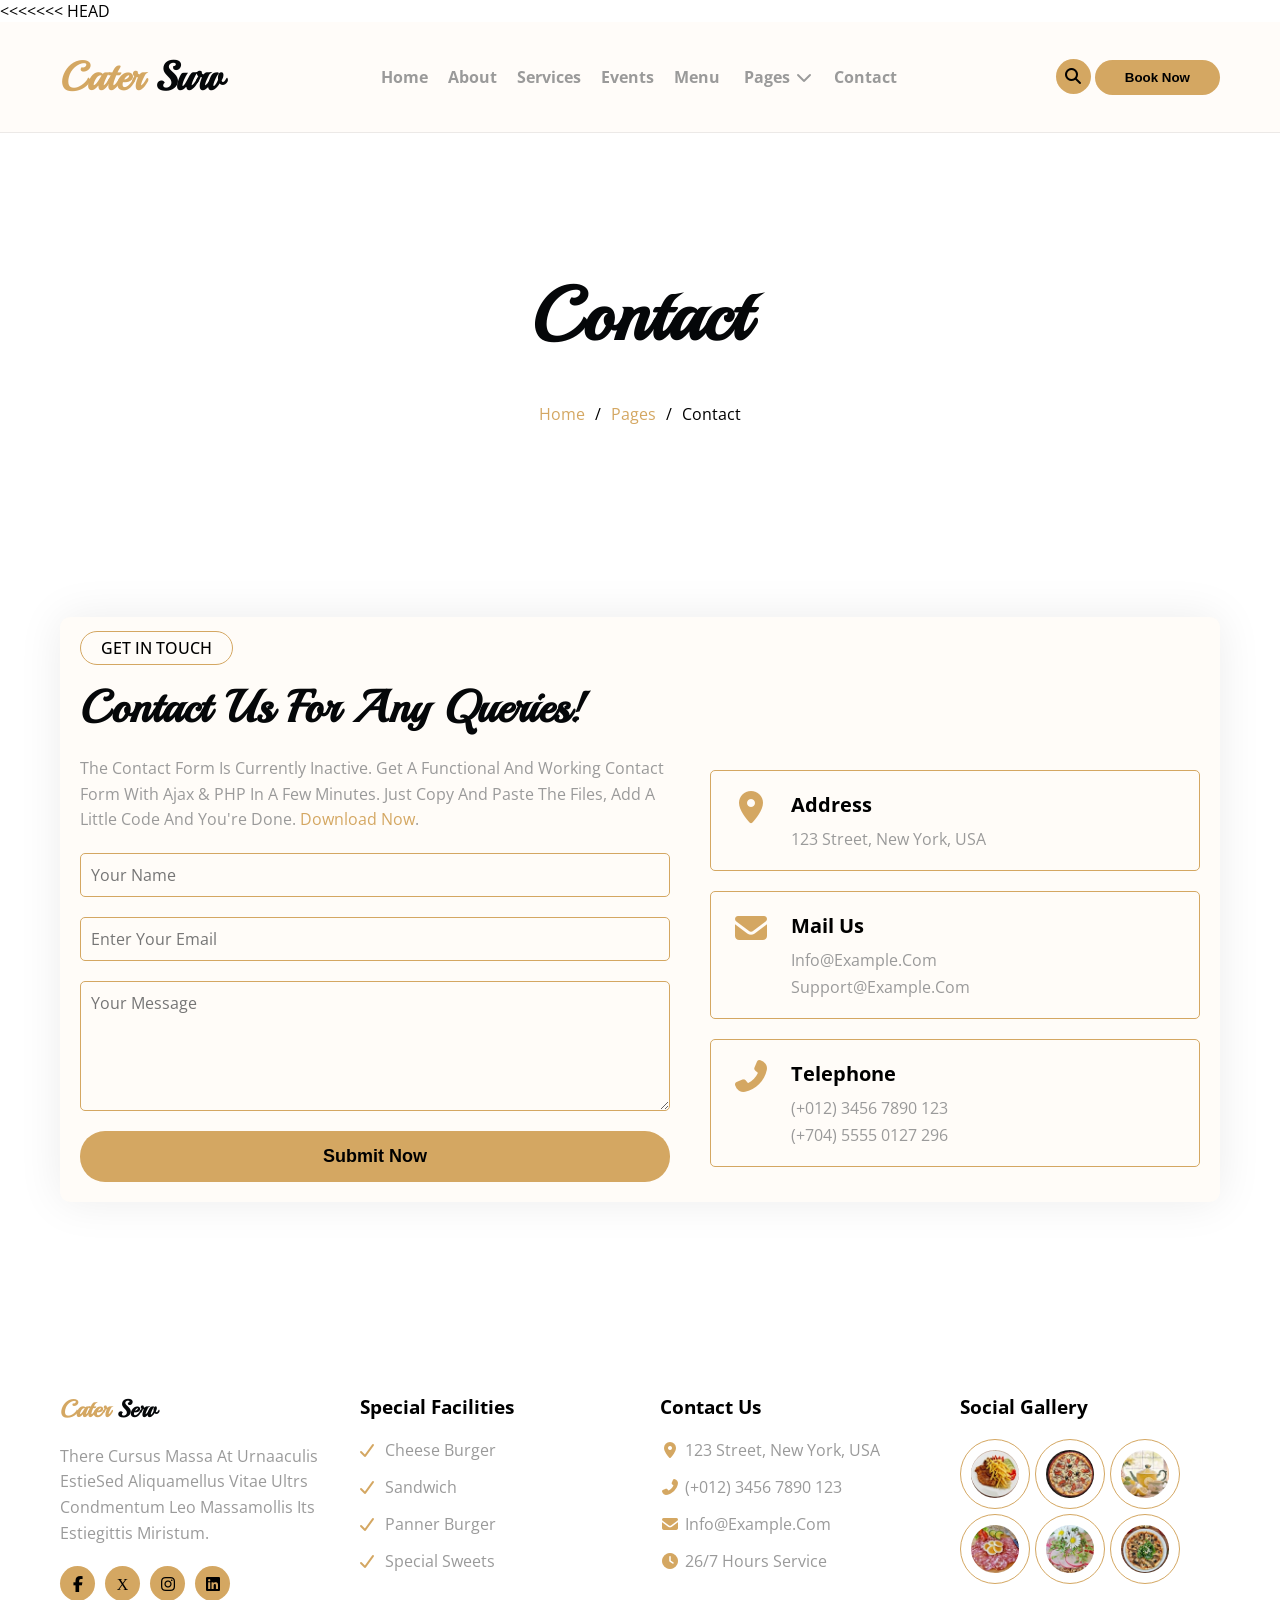
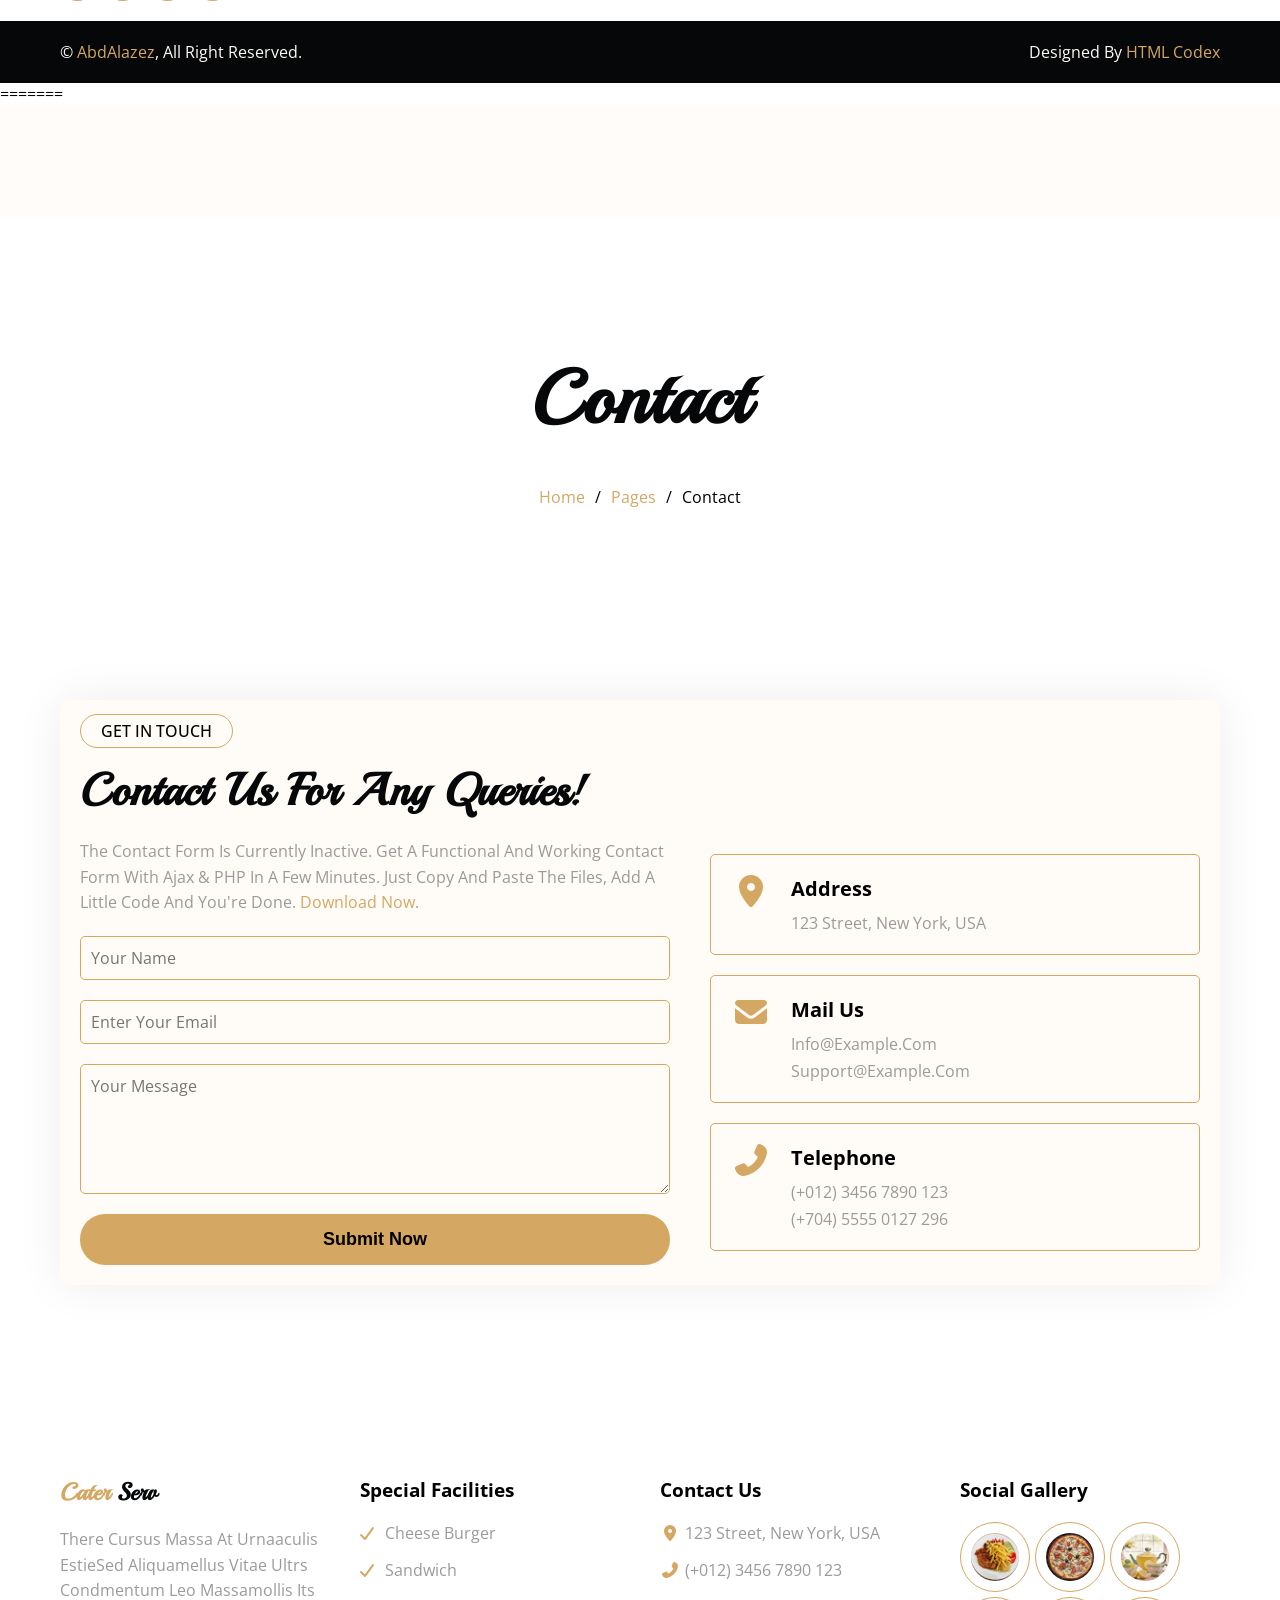
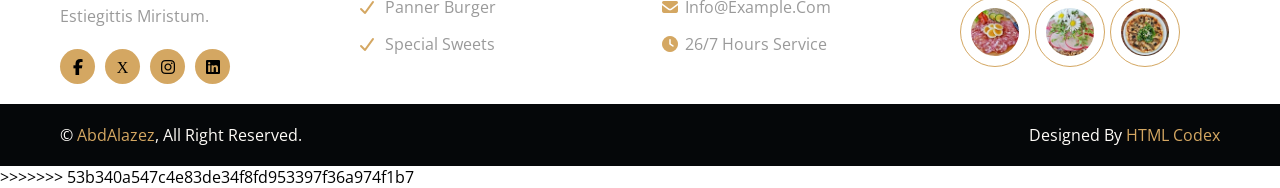
<file: contact.html>
<<<<<<< HEAD
<!doctype html>
<html lang="en">
  <head>
    <meta charset="UTF-8" />
    <meta name="viewport" content="width=device-width, initial-scale=1.0" />
    <!-- google fonts -->
    <link rel="preconnect" href="https://fonts.googleapis.com" />
    <link rel="preconnect" href="https://fonts.gstatic.com" crossorigin />
    <link
      href="https://fonts.googleapis.com/css2?family=Open+Sans:ital,wght@0,300..800;1,300..800&family=Playball&display=swap"
      rel="stylesheet"
    />
    <!-- fontawesome -->
    <link rel="stylesheet" href="css/all.min.css" />
    <!-- global rules -->
    <link rel="stylesheet" href="css/global.css" />
    <!-- framework -->
    <link rel="stylesheet" href="css/framework.css" />
    <!-- home style -->
    <link rel="stylesheet" href="css/home.css" />
    <title>catering-services-website</title>

    <style>
      /* contact */
      .contact .content {
        box-shadow: 0 0 45px rgba(0, 0, 0, 0.08);
        h2 {
          font-size: clamp(1.875rem, 0.938rem + 3vw, 2.813rem);
        }
      }

      .contact .form-area {
        flex-basis: 500px;
        p {
          line-height: 1.6;
        }
        form {
          input,
          textarea {
            width: 100%;
            border: 1px solid var(--bs-primary);
            background-color: transparent;
            font-family: inherit;
            font-size: 16px;
            &:focus {
              box-shadow: 0px 1px 7px 1px #d4a6629a;
            }
          }
          textarea {
            height: 130px;
            resize: vertical;
          }
          button {
            width: 100%;
            padding-block: var(--px-15);
            font-size: 18px;
          }
        }
      }

      .contact .info-area {
        flex-basis: 400px;
        article {
          border: 1px solid var(--bs-primary);
          align-items: flex-start;
          h3 {
            font-family: "Open Sans", sans-serif;
            font-weight: 700;
            font-size: 20px;
          }
        }
      }
      /* end contact */
    </style>
  </head>
  <body>
    <header>
      <div class="container flex-bt relative">
        <h2 class="c-primary">
          <a href="#">cater <span class="c-dark">surv</span></a>
        </h2>
        <i
          class="fa-solid fa-bars burger c-primary main-border rad-10 flx-center"
        ></i>
        <nav>
          <ul class="flex-bt gap-20">
            <li><a href="index.html" class="c-secondary f-bold">home</a></li>
            <li><a href="#" class="c-secondary f-bold">about</a></li>
            <li>
              <a href="services.html" class="c-secondary f-bold">services</a>
            </li>
            <li><a href="events.html" class="c-secondary f-bold">events</a></li>
            <li><a href="menu.html" class="c-secondary f-bold">menu</a></li>
            <li class="relative drop">
              <label for="menu">
                <input type="checkbox" name="menu" id="menu" />
                <a href="#" class="c-secondary f-bold"> pages </a>
                <i class="fa-solid fa-chevron-down c-secondary"></i>
                <ul
                  class="dropdown-menu absolute main-border rad-10 p-block none"
                >
                  <li><a href="booking.html">Booking</a></li>
                  <li><a href="blog.html">Our Blog</a></li>
                  <li><a href="team.html">Our Team</a></li>
                  <li><a href="testimonial.html">Testimonial</a></li>
                  <li><a href="error.html">404 Page</a></li>
                </ul>
              </label>
            </li>
            <li><a href="#" class="c-secondary f-bold">contact</a></li>
          </ul>
        </nav>
        <div class="btns">
          <i class="fas fa-search flx-center bg-primary rad-half pointer"></i>
          <button class="btn-shape">book now</button>
        </div>
      </div>
    </header>
    <section class="landing sec-pd">
      <div class="container">
        <h1 class="t-center">contact</h1>
        <ul class="flx-center gap-10">
          <li><a href="index.html" class="c-primary">home</a></li>
          /
          <li><a href="#" class="c-primary">pages</a></li>
          /
          <li><a href="#">contact</a></li>
        </ul>
      </div>
    </section>
    <!-- contact -->
    <section class="contact sec-pd">
      <div class="container">
        <div class="content bg-white rad-10 p-20">
          <span class="small-title">get in touch</span>
          <h2 class="m-block-20">Contact Us For Any Queries!</h2>
          <div class="contact-box flx-responsive gap-40">
            <div class="form-area grow">
              <p class="c-secondary mb-20">
                The contact form is currently inactive. Get a functional and
                working contact form with Ajax & PHP in a few minutes. Just copy
                and paste the files, add a little code and you're done.
                <a href="#" class="c-primary">Download Now</a>.
              </p>
              <form>
                <input
                  type="text"
                  placeholder="Your Name"
                  class="d-block rad-6 p-10 mb-20 c-secondary"
                />
                <input
                  type="email"
                  placeholder="Enter Your Email"
                  class="d-block rad-6 p-10 mb-20 c-secondary"
                />
                <textarea
                  placeholder="Your Message"
                  class="d-block rad-6 p-10 mb-20 c-secondary"
                ></textarea>
                <button type="submit" class="btn-shape d-block">
                  Submit Now
                </button>
              </form>
            </div>
            <div class="info-area grow">
              <article class="flex gap-20 p-20 rad-6 mb-20">
                <i class="fas fa-map-marker-alt fa-2x c-primary"></i>
                <div class="txt">
                  <h3 class="mb-10">Address</h3>
                  <p class="c-secondary">123 Street, New York, USA</p>
                </div>
              </article>
              <article class="flex gap-20 p-20 rad-6 mb-20">
                <i class="fas fa-envelope fa-2x c-primary"></i>
                <div class="txt">
                  <h3 class="mb-10">Mail Us</h3>
                  <p class="c-secondary mb-5">info@example.com</p>
                  <p class="c-secondary">support@example.com</p>
                </div>
              </article>
              <article class="flex gap-20 p-20 rad-6">
                <i class="fas fa-phone-alt fa-2x c-primary"></i>
                <div class="txt">
                  <h3 class="mb-10">Telephone</h3>
                  <p class="c-secondary mb-5">(+012) 3456 7890 123</p>
                  <p class="c-secondary">(+704) 5555 0127 296</p>
                </div>
              </article>
            </div>
          </div>
        </div>
      </div>
    </section>
    <!-- end contact -->
    <footer>
      <div class="container main-footer grid gap-40">
        <div class="col-1">
          <h2><span class="c-primary">Cater</span> Serv</h2>
          <p class="c-secondary m-block-20">
            There cursus massa at urnaaculis estieSed aliquamellus vitae ultrs
            condmentum leo massamollis its estiegittis miristum.
          </p>
          <ul class="links flex align-center gap-10">
            <li>
              <a href=""
                ><i class="fab fa-facebook-f rad-half bg-primary flx-center"></i
              ></a>
            </li>
            <li>
              <a href=""
                ><i class="fab fa-x rad-half bg-primary flx-center"></i
              ></a>
            </li>
            <li>
              <a href=""
                ><i class="fab fa-instagram rad-half bg-primary flx-center"></i
              ></a>
            </li>
            <li>
              <a href=""
                ><i class="fab fa-linkedin rad-half bg-primary flx-center"></i
              ></a>
            </li>
          </ul>
        </div>
        <div class="col-2">
          <h3 class="mb-20">Special Facilities</h3>
          <ul>
            <li class="relative pl-25 mb-15 c-secondary pointer">
              Cheese Burger
            </li>
            <li class="relative pl-25 mb-15 c-secondary pointer">Sandwich</li>
            <li class="relative pl-25 mb-15 c-secondary pointer">
              Panner Burger
            </li>
            <li class="relative pl-25 mb-15 c-secondary pointer">
              Special Sweets
            </li>
          </ul>
        </div>
        <div class="col-3">
          <h3 class="mb-20">Contact Us</h3>
          <ul>
            <li class="relative pl-25 mb-15 c-secondary">
              <i class="fa fa-map-marker-alt c-primary absolute"></i>
              123 Street, New York, USA
            </li>
            <li class="relative pl-25 mb-15 c-secondary">
              <i class="fa fa-phone-alt c-primary absolute"></i>
              (+012) 3456 7890 123
            </li>
            <li class="relative pl-25 mb-15 c-secondary">
              <i class="fas fa-envelope c-primary absolute"></i>info@example.com
            </li>
            <li class="relative pl-25 mb-15 c-secondary">
              <i class="fa fa-clock c-primary absolute"></i>26/7 Hours Service
            </li>
          </ul>
        </div>
        <div class="col-4">
          <h3 class="mb-20">social gallery</h3>
          <div class="imgs flex align-center gap-5 wrap">
            <img src="img/menu-01.jpg" class="rad-half p-10" />
            <img src="img/menu-02.jpg" class="rad-half p-10" />
            <img src="img/menu-03.jpg" class="rad-half p-10" />
            <img src="img/menu-04.jpg" class="rad-half p-10" />
            <img src="img/menu-05.jpg" class="rad-half p-10" />
            <img src="img/menu-06.jpg" class="rad-half p-10" />
          </div>
        </div>
      </div>
      <div class="footer-footer bg-dark mt-20">
        <div class="container c-white flex-bt p-block-20 wrap gap-20">
          <p>
            &copy;
            <a href="https://www.linkedin.com/in/abdAlazez10" class="c-primary"
              >abdAlazez</a
            >, All right reserved.
          </p>
          <p>
            Designed By
            <a href="https://htmlcodex.com/" class="c-primary">HTML Codex</a>
          </p>
        </div>
      </div>
    </footer>
  </body>
</html>
=======
<!doctype html>
<html lang="en">
  <head>
    <meta charset="UTF-8" />
    <meta name="viewport" content="width=device-width, initial-scale=1.0" />
    <!-- google fonts -->
    <link rel="preconnect" href="https://fonts.googleapis.com" />
    <link rel="preconnect" href="https://fonts.gstatic.com" crossorigin />
    <link
      href="https://fonts.googleapis.com/css2?family=Open+Sans:ital,wght@0,300..800;1,300..800&family=Playball&display=swap"
      rel="stylesheet"
    />
    <!-- fontawesome -->
    <link rel="stylesheet" href="css/all.min.css" />
    <!-- global rules -->
    <link rel="stylesheet" href="css/global.css" />
    <!-- framework -->
    <link rel="stylesheet" href="css/framework.css" />
    <!-- home style -->
    <link rel="stylesheet" href="css/home.css" />
    <title>catering-services-website</title>

    <style>
      /* contact */
      .contact .content {
        box-shadow: 0 0 45px rgba(0, 0, 0, 0.08);
        h2 {
          font-size: clamp(1.875rem, 0.938rem + 3vw, 2.813rem);
        }
      }

      .contact .form-area {
        flex-basis: 500px;
        p {
          line-height: 1.6;
        }
        form {
          input,
          textarea {
            width: 100%;
            border: 1px solid var(--bs-primary);
            background-color: transparent;
            font-family: inherit;
            font-size: 16px;
            &:focus {
              box-shadow: 0px 1px 7px 1px #d4a6629a;
            }
          }
          textarea {
            height: 130px;
            resize: vertical;
          }
          button {
            width: 100%;
            padding-block: var(--px-15);
            font-size: 18px;
          }
        }
      }

      .contact .info-area {
        flex-basis: 400px;
        article {
          border: 1px solid var(--bs-primary);
          align-items: flex-start;
          h3 {
            font-family: "Open Sans", sans-serif;
            font-weight: 700;
            font-size: 20px;
          }
        }
      }
      /* end contact */
    </style>
  </head>
  <body>
    <header>
      <div class="container flex-bt relative">
        <h2 class="c-primary">
          <a href="#">cater <span class="c-dark">surv</span></a>
        </h2>
        <i
          class="fa-solid fa-bars burger c-primary main-border rad-10 flx-center"
        ></i>
        <nav>
          <ul class="flex-bt gap-20">
            <li><a href="index.html" class="c-secondary f-bold">home</a></li>
            <li><a href="#" class="c-secondary f-bold">about</a></li>
            <li>
              <a href="services.html" class="c-secondary f-bold">services</a>
            </li>
            <li><a href="events.html" class="c-secondary f-bold">events</a></li>
            <li><a href="menu.html" class="c-secondary f-bold">menu</a></li>
            <li class="relative drop">
              <label for="menu">
                <input type="checkbox" name="menu" id="menu" />
                <a href="#" class="c-secondary f-bold"> pages </a>
                <i class="fa-solid fa-chevron-down c-secondary"></i>
                <ul
                  class="dropdown-menu absolute main-border rad-10 p-block none"
                >
                  <li><a href="booking.html">Booking</a></li>
                  <li><a href="blog.html">Our Blog</a></li>
                  <li><a href="team.html">Our Team</a></li>
                  <li><a href="testimonial.html">Testimonial</a></li>
                  <li><a href="error.html">404 Page</a></li>
                </ul>
              </label>
            </li>
            <li><a href="#" class="c-secondary f-bold">contact</a></li>
          </ul>
        </nav>
        <div class="btns">
          <i class="fas fa-search flx-center bg-primary rad-half pointer"></i>
          <button class="btn-shape">book now</button>
        </div>
      </div>
    </header>
    <section class="landing sec-pd">
      <div class="container">
        <h1 class="t-center">contact</h1>
        <ul class="flx-center gap-10">
          <li><a href="index.html" class="c-primary">home</a></li>
          /
          <li><a href="#" class="c-primary">pages</a></li>
          /
          <li><a href="#">contact</a></li>
        </ul>
      </div>
    </section>
    <!-- contact -->
    <section class="contact sec-pd">
      <div class="container">
        <div class="content bg-white rad-10 p-20">
          <span class="small-title">get in touch</span>
          <h2 class="m-block-20">Contact Us For Any Queries!</h2>
          <div class="contact-box flx-responsive gap-40">
            <div class="form-area grow">
              <p class="c-secondary mb-20">
                The contact form is currently inactive. Get a functional and
                working contact form with Ajax & PHP in a few minutes. Just copy
                and paste the files, add a little code and you're done.
                <a href="#" class="c-primary">Download Now</a>.
              </p>
              <form>
                <input
                  type="text"
                  placeholder="Your Name"
                  class="d-block rad-6 p-10 mb-20 c-secondary"
                />
                <input
                  type="email"
                  placeholder="Enter Your Email"
                  class="d-block rad-6 p-10 mb-20 c-secondary"
                />
                <textarea
                  placeholder="Your Message"
                  class="d-block rad-6 p-10 mb-20 c-secondary"
                ></textarea>
                <button type="submit" class="btn-shape d-block">
                  Submit Now
                </button>
              </form>
            </div>
            <div class="info-area grow">
              <article class="flex gap-20 p-20 rad-6 mb-20">
                <i class="fas fa-map-marker-alt fa-2x c-primary"></i>
                <div class="txt">
                  <h3 class="mb-10">Address</h3>
                  <p class="c-secondary">123 Street, New York, USA</p>
                </div>
              </article>
              <article class="flex gap-20 p-20 rad-6 mb-20">
                <i class="fas fa-envelope fa-2x c-primary"></i>
                <div class="txt">
                  <h3 class="mb-10">Mail Us</h3>
                  <p class="c-secondary mb-5">info@example.com</p>
                  <p class="c-secondary">support@example.com</p>
                </div>
              </article>
              <article class="flex gap-20 p-20 rad-6">
                <i class="fas fa-phone-alt fa-2x c-primary"></i>
                <div class="txt">
                  <h3 class="mb-10">Telephone</h3>
                  <p class="c-secondary mb-5">(+012) 3456 7890 123</p>
                  <p class="c-secondary">(+704) 5555 0127 296</p>
                </div>
              </article>
            </div>
          </div>
        </div>
      </div>
    </section>
    <!-- end contact -->
    <footer>
      <div class="container main-footer grid gap-40">
        <div class="col-1">
          <h2><span class="c-primary">Cater</span> Serv</h2>
          <p class="c-secondary m-block-20">
            There cursus massa at urnaaculis estieSed aliquamellus vitae ultrs
            condmentum leo massamollis its estiegittis miristum.
          </p>
          <ul class="links flex align-center gap-10">
            <li>
              <a href=""
                ><i class="fab fa-facebook-f rad-half bg-primary flx-center"></i
              ></a>
            </li>
            <li>
              <a href=""
                ><i class="fab fa-x rad-half bg-primary flx-center"></i
              ></a>
            </li>
            <li>
              <a href=""
                ><i class="fab fa-instagram rad-half bg-primary flx-center"></i
              ></a>
            </li>
            <li>
              <a href=""
                ><i class="fab fa-linkedin rad-half bg-primary flx-center"></i
              ></a>
            </li>
          </ul>
        </div>
        <div class="col-2">
          <h3 class="mb-20">Special Facilities</h3>
          <ul>
            <li class="relative pl-25 mb-15 c-secondary pointer">
              Cheese Burger
            </li>
            <li class="relative pl-25 mb-15 c-secondary pointer">Sandwich</li>
            <li class="relative pl-25 mb-15 c-secondary pointer">
              Panner Burger
            </li>
            <li class="relative pl-25 mb-15 c-secondary pointer">
              Special Sweets
            </li>
          </ul>
        </div>
        <div class="col-3">
          <h3 class="mb-20">Contact Us</h3>
          <ul>
            <li class="relative pl-25 mb-15 c-secondary">
              <i class="fa fa-map-marker-alt c-primary absolute"></i>
              123 Street, New York, USA
            </li>
            <li class="relative pl-25 mb-15 c-secondary">
              <i class="fa fa-phone-alt c-primary absolute"></i>
              (+012) 3456 7890 123
            </li>
            <li class="relative pl-25 mb-15 c-secondary">
              <i class="fas fa-envelope c-primary absolute"></i>info@example.com
            </li>
            <li class="relative pl-25 mb-15 c-secondary">
              <i class="fa fa-clock c-primary absolute"></i>26/7 Hours Service
            </li>
          </ul>
        </div>
        <div class="col-4">
          <h3 class="mb-20">social gallery</h3>
          <div class="imgs flex align-center gap-5 wrap">
            <img src="img/menu-01.jpg" class="rad-half p-10" />
            <img src="img/menu-02.jpg" class="rad-half p-10" />
            <img src="img/menu-03.jpg" class="rad-half p-10" />
            <img src="img/menu-04.jpg" class="rad-half p-10" />
            <img src="img/menu-05.jpg" class="rad-half p-10" />
            <img src="img/menu-06.jpg" class="rad-half p-10" />
          </div>
        </div>
      </div>
      <div class="footer-footer bg-dark mt-20">
        <div class="container c-white flex-bt p-block-20 wrap gap-20">
          <p>
            &copy;
            <a href="https://www.linkedin.com/in/abdAlazez10" class="c-primary"
              >abdAlazez</a
            >, All right reserved.
          </p>
          <p>
            Designed By
            <a href="https://htmlcodex.com/" class="c-primary">HTML Codex</a>
          </p>
        </div>
      </div>
    </footer>
  </body>
</html>
>>>>>>> 53b340a547c4e83de34f8fd953397f36a974f1b7
</file>
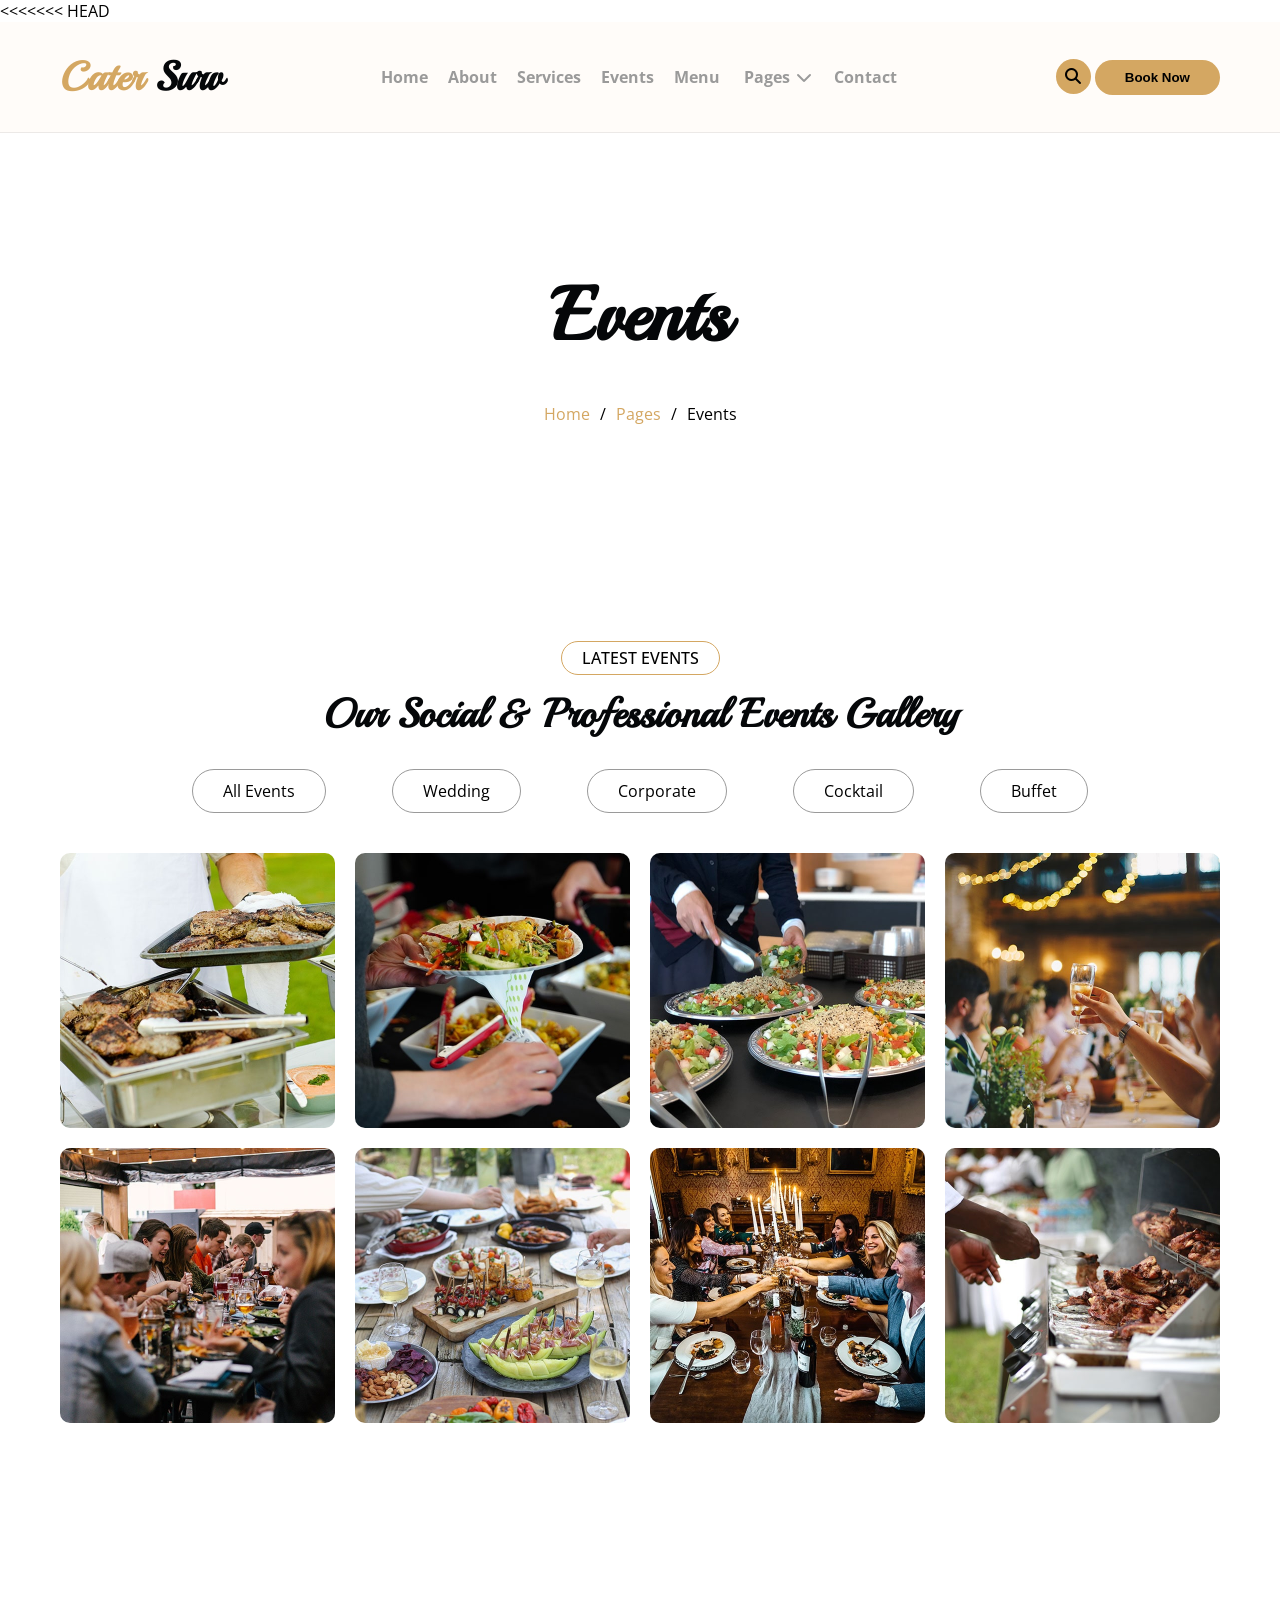
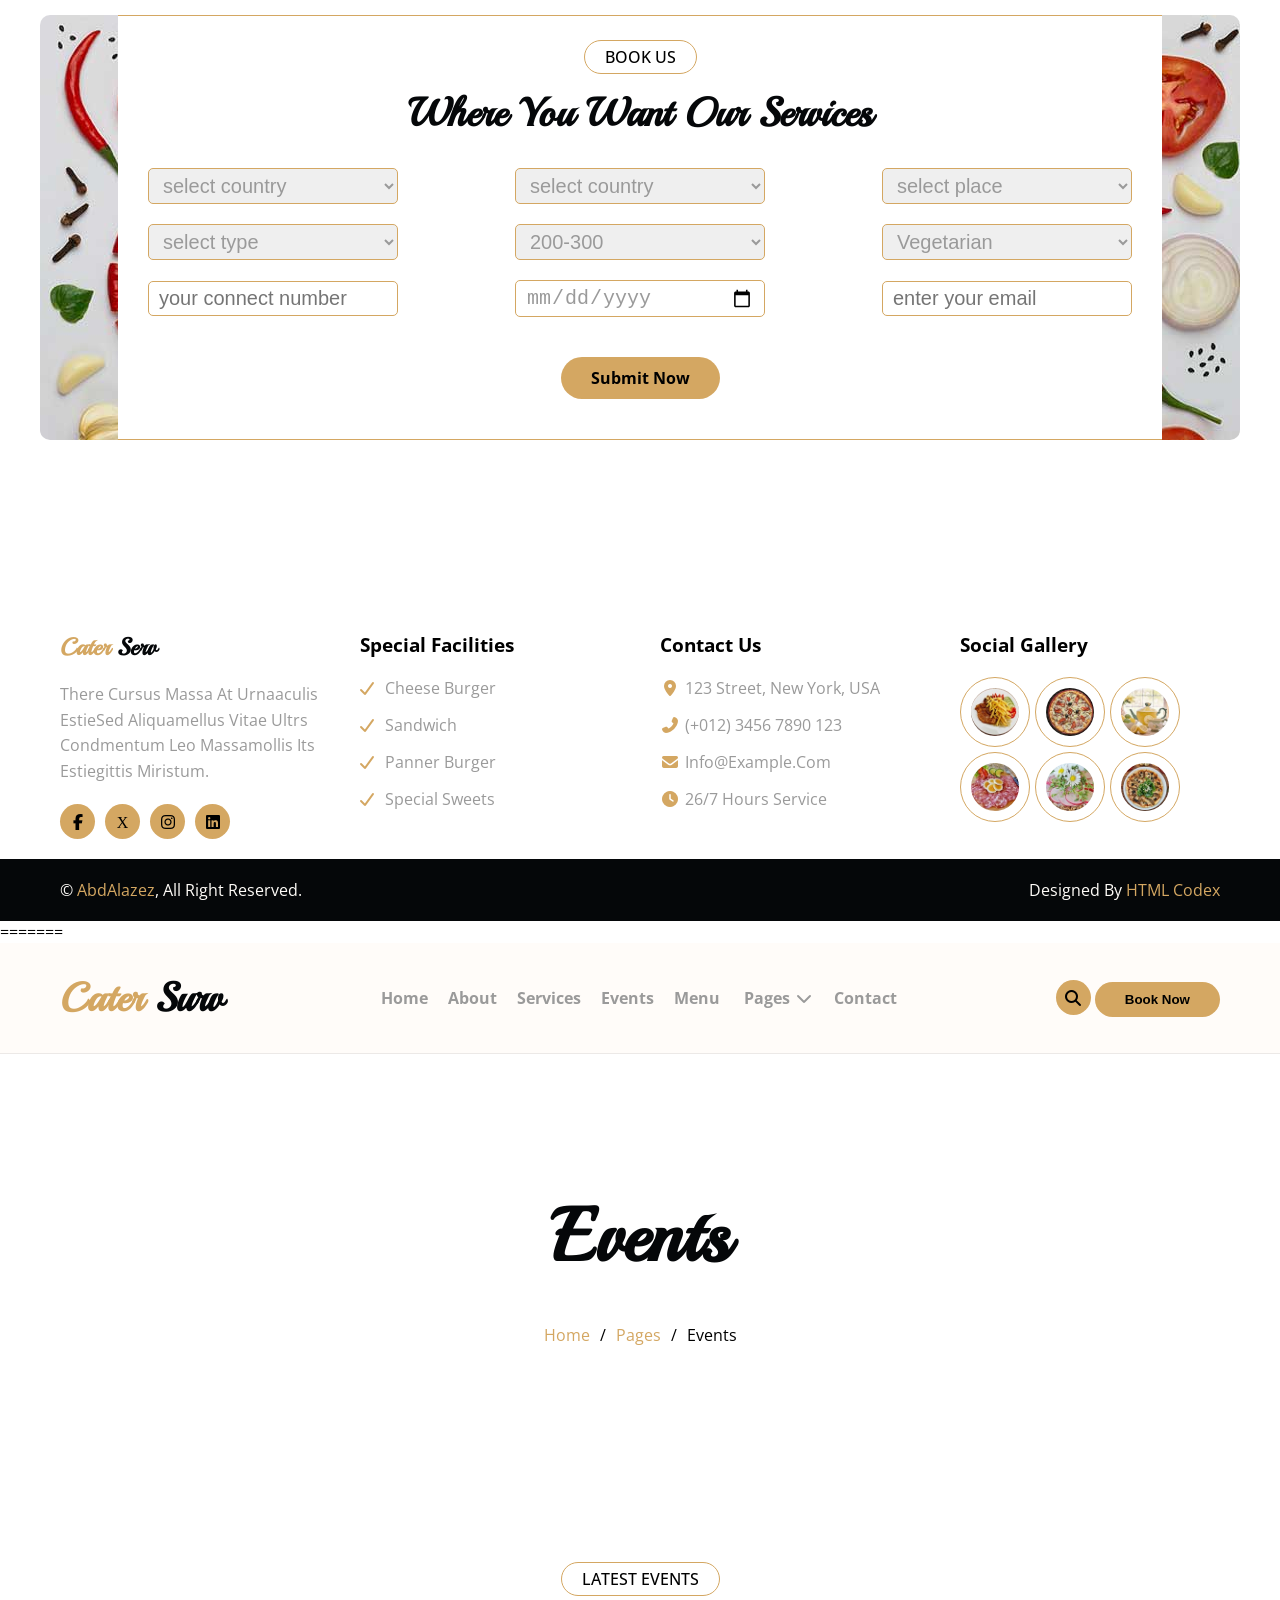
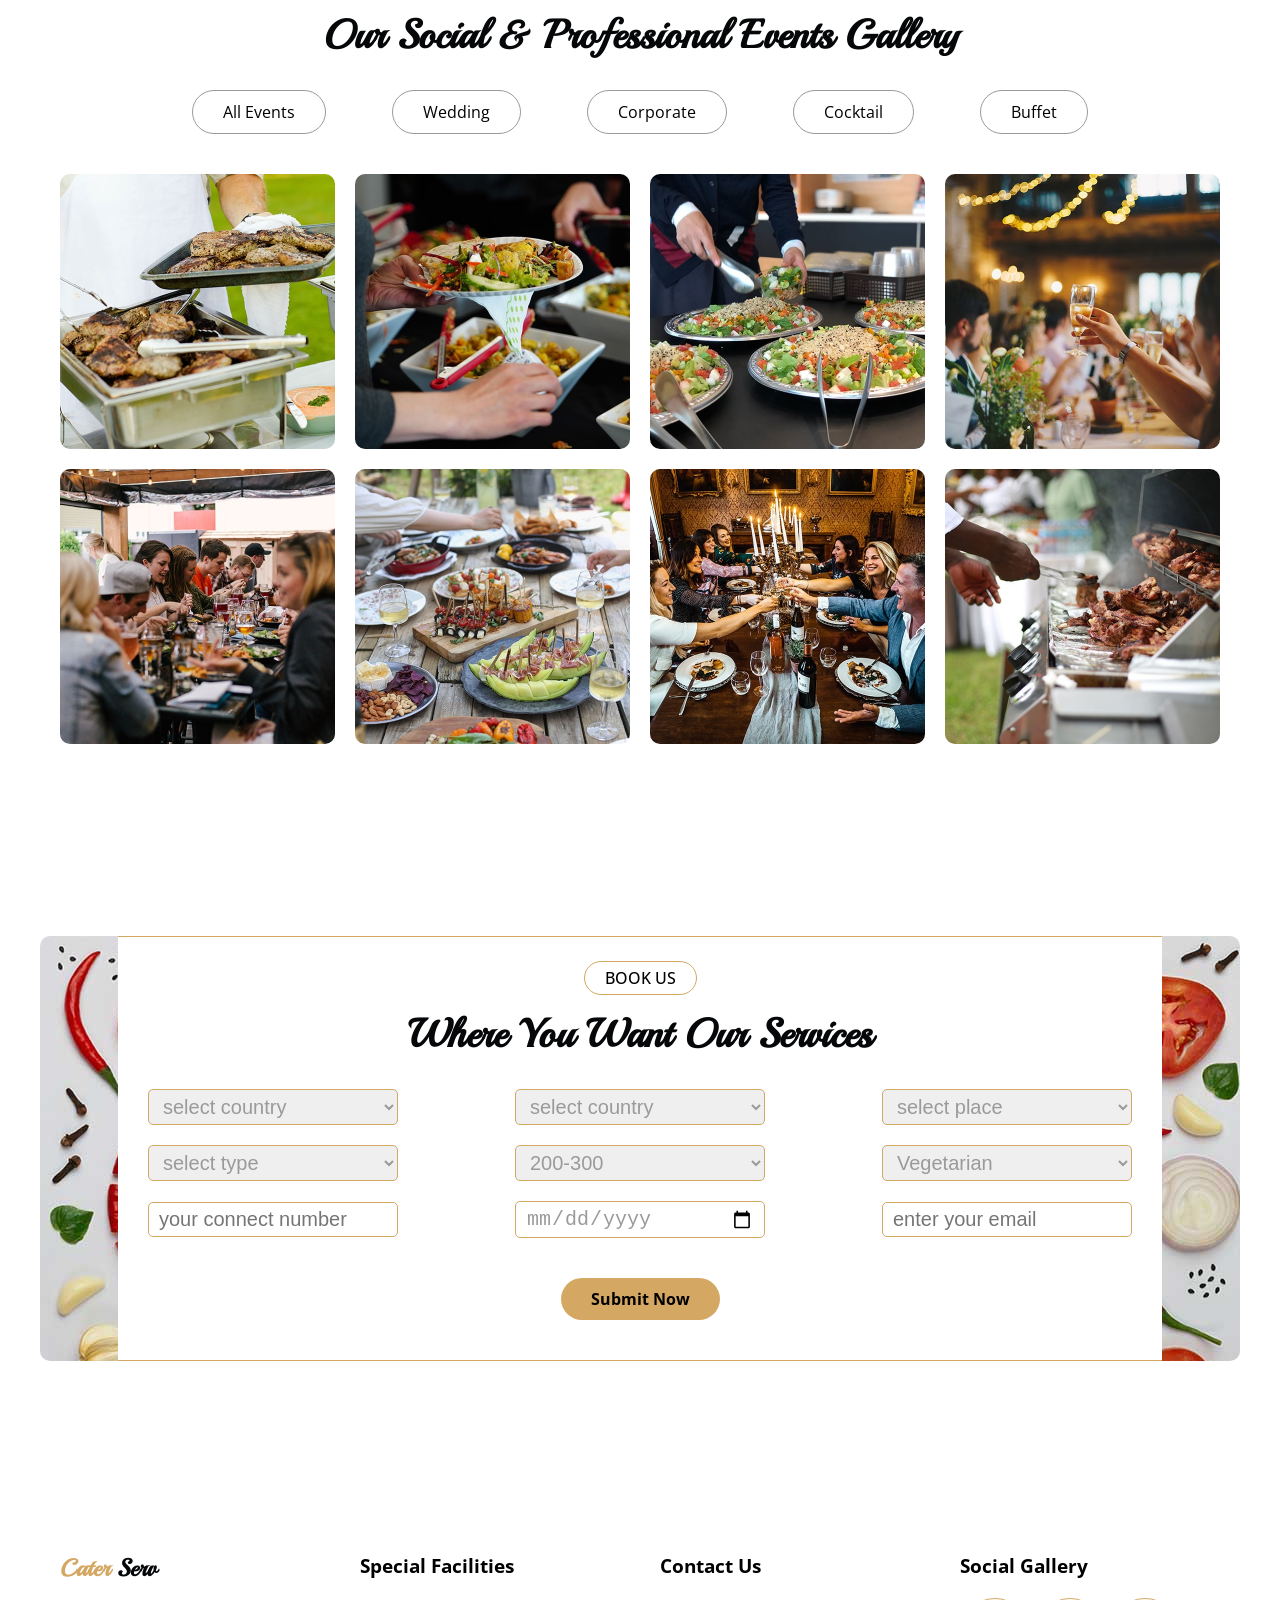
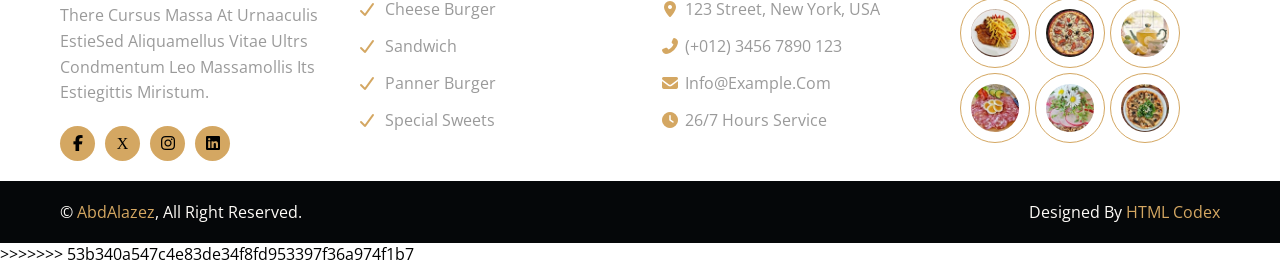
<file: events.html>
<<<<<<< HEAD
<!doctype html>
<html lang="en">
  <head>
    <meta charset="UTF-8" />
    <meta name="viewport" content="width=device-width, initial-scale=1.0" />
    <!-- google fonts -->
    <link rel="preconnect" href="https://fonts.googleapis.com" />
    <link rel="preconnect" href="https://fonts.gstatic.com" crossorigin />
    <link
      href="https://fonts.googleapis.com/css2?family=Open+Sans:ital,wght@0,300..800;1,300..800&family=Playball&display=swap"
      rel="stylesheet"
    />
    <!-- fontawesome -->
    <link rel="stylesheet" href="css/all.min.css" />
    <!-- global rules -->
    <link rel="stylesheet" href="css/global.css" />
    <!-- framework -->
    <link rel="stylesheet" href="css/framework.css" />
    <!-- home -->
    <link rel="stylesheet" href="css/home.css" />
    <title>events</title>
  </head>
  <body>
    <header>
      <div class="container flex-bt relative">
        <h2 class="c-primary">
          <a href="#">cater <span class="c-dark">surv</span></a>
        </h2>
        <i
          class="fa-solid fa-bars burger c-primary main-border rad-10 flx-center"
        ></i>
        <nav>
          <ul class="flex-bt gap-20">
            <li><a href="index.html" class="c-secondary f-bold">home</a></li>
            <li><a href="about.html" class="c-secondary f-bold">about</a></li>
            <li>
              <a href="services.html" class="c-secondary f-bold">services</a>
            </li>
            <li><a href="#" class="c-secondary f-bold">events</a></li>
            <li><a href="menu.html" class="c-secondary f-bold">menu</a></li>
            <li class="relative drop">
              <label for="menu">
                <input type="checkbox" name="menu" id="menu" />
                <a href="#" class="c-secondary f-bold"> pages </a>
                <i class="fa-solid fa-chevron-down c-secondary"></i>
                <ul
                  class="dropdown-menu absolute main-border rad-10 p-block none"
                >
                  <li><a href="booking.html">Booking</a></li>
                  <li><a href="blog.html">Our Blog</a></li>
                  <li><a href="team.html">Our Team</a></li>
                  <li><a href="testimonial.html">Testimonial</a></li>
                  <li><a href="error.html">404 Page</a></li>
                </ul>
              </label>
            </li>
            <li><a href="contact.html" class="c-secondary f-bold">contact</a></li>
          </ul>
        </nav>
        <div class="btns">
          <i class="fas fa-search flx-center bg-primary rad-half pointer"></i>
          <button class="btn-shape">book now</button>
        </div>
      </div>
    </header>
    <!-- landing -->
    <section class="landing sec-pd">
      <div class="container">
        <h1 class="t-center">events</h1>
        <ul class="flx-center gap-10">
          <li><a href="index.html" class="c-primary">home</a></li>
          /
          <li><a href="pages.html" class="c-primary">pages</a></li>
          /
          <li><a href="#">events</a></li>
        </ul>
      </div>
    </section>
    <!-- end landing -->
    <!-- latest-events -->
    <section class="latest-events sec-pd">
      <div class="title">
        <span class="small-title">Latest Events</span>
        <h2>Our Social & Professional Events Gallery</h2>
      </div>
      <div class="container">
        <ul class="chooses flex-bt gap-20">
          <li class="active p-block p-inline-30 main-border rad-30">
            all events
          </li>
          <li class="p-block p-inline-30 main-border rad-30">Wedding</li>
          <li class="p-block p-inline-30 main-border rad-30">Corporate</li>
          <li class="p-block p-inline-30 main-border rad-30">Cocktail</li>
          <li class="p-block p-inline-30 main-border rad-30">Buffet</li>
        </ul>

        <div class="imgs gap-20">
          <div class="event relative">
            <div class="info">
              <h3>wedding</h3>
              <i class="fas fa-search-plus text-dark fa-2x"></i>
            </div>
            <img src="img/event-1.jpg" alt="" />
          </div>
          <div class="event relative">
            <div class="info">
              <h3>wedding</h3>
              <i class="fas fa-search-plus text-dark fa-2x"></i>
            </div>
            <img src="img/event-2.jpg" alt="" />
          </div>
          <div class="event relative">
            <div class="info">
              <h3>wedding</h3>
              <i class="fas fa-search-plus text-dark fa-2x"></i>
            </div>
            <img src="img/event-3.jpg" alt="" />
          </div>
          <div class="event relative">
            <div class="info">
              <h3>wedding</h3>
              <i class="fas fa-search-plus text-dark fa-2x"></i>
            </div>
            <img src="img/event-4.jpg" alt="" />
          </div>
          <div class="event relative">
            <div class="info">
              <h3>wedding</h3>
              <i class="fas fa-search-plus text-dark fa-2x"></i>
            </div>
            <img src="img/event-5.jpg" alt="" />
          </div>
          <div class="event relative">
            <div class="info">
              <h3>wedding</h3>
              <i class="fas fa-search-plus text-dark fa-2x"></i>
            </div>
            <img src="img/event-6.jpg" alt="" />
          </div>
          <div class="event relative">
            <div class="info">
              <h3>wedding</h3>
              <i class="fas fa-search-plus text-dark fa-2x"></i>
            </div>
            <img src="img/event-7.jpg" alt="" />
          </div>
          <div class="event relative">
            <div class="info">
              <h3>wedding</h3>
              <i class="fas fa-search-plus text-dark fa-2x"></i>
            </div>
            <img src="img/event-8.jpg" alt="" />
          </div>
        </div>
      </div>
    </section>
    <!-- end latest-events -->
    <!-- booking -->
    <section class="booking sec-pd">
      <div class="container rad-10">
        <div class="content p-inline-30">
          <div class="title">
            <span class="small-title">book us</span>
            <h2>Where you want Our Services</h2>
          </div>
          <form class="flex-bt wrap gap-20">
            <select
              name="country
            "
              class="p-inline-10 p-block-5 c-secondary rad-6"
            >
              <option value="select country" class="c-secondary">
                select country
              </option>
              <option value="select country" class="c-secondary">usa</option>
              <option value="select country" class="c-secondary">uk</option>
              <option value="select country" class="c-secondary">india</option>
            </select>
            <select name="city" class="p-inline-10 p-block-5 c-secondary rad-6">
              <option value="select city" class="c-secondary">
                select country
              </option>
              <option value="d-country" class="c-secondary">
                depend on country
              </option>
              <option value="uk" class="c-secondary">uk</option>
              <option value="india" class="c-secondary">india</option>
            </select>
            <select
              name="place"
              class="p-inline-10 p-block-5 c-secondary rad-6"
            >
              <option value="select place" class="c-secondary">
                select place
              </option>
              <option value="usa" class="c-secondary">usa</option>
              <option value="uk" class="c-secondary">uk</option>
              <option value="india" class="c-secondary">india</option>
            </select>
            <select
              name="event-type"
              class="p-inline-10 p-block-5 c-secondary rad-6"
            >
              <option value="type" class="c-secondary">select type</option>
              <option value="small" class="c-secondary">small</option>
              <option value="mid" class="c-secondary">mid</option>
              <option value="high" class="c-secondary">high</option>
            </select>
            <select
              name="no.place"
              class="p-inline-10 p-block-5 c-secondary rad-6"
            >
              <option value="low" class="c-secondary">200-300</option>
              <option value="small" class="c-secondary">300-500</option>
              <option value="mid" class="c-secondary">500-1000</option>
              <option value="high" class="c-secondary">1000-2000</option>
            </select>
            <select
              name="Vegetarian"
              class="p-inline-10 p-block-5 c-secondary rad-6"
            >
              <option value="Vegetarian" class="c-secondary">Vegetarian</option>
              <option value="Vegetarian" class="c-secondary">Vegetarian</option>
              <option value="non-Vegetarian" class="c-secondary">
                Non Vegetarian
              </option>
            </select>
            <input
              type="text"
              placeholder="your connect number"
              class="p-inline-10 p-block-5 c-secondary rad-6"
            />
            <input
              type="date"
              class="p-inline-10 p-block-5 c-secondary rad-6"
            />
            <input
              type="email"
              placeholder="enter your email"
              class="p-inline-10 p-block-5 c-secondary rad-6"
            />
          </form>
          <a class="btn-shape d-block">submit now</a>
        </div>
      </div>
    </section>
    <!-- end booking -->
    <!-- footer -->
    <footer>
      <div class="container main-footer grid gap-40">
        <div class="col-1">
          <h2><span class="c-primary">Cater</span> Serv</h2>
          <p class="c-secondary m-block-20">
            There cursus massa at urnaaculis estieSed aliquamellus vitae ultrs
            condmentum leo massamollis its estiegittis miristum.
          </p>
          <ul class="links flex align-center gap-10">
            <li>
              <a href=""
                ><i class="fab fa-facebook-f rad-half bg-primary flx-center"></i
              ></a>
            </li>
            <li>
              <a href=""
                ><i class="fab fa-x rad-half bg-primary flx-center"></i
              ></a>
            </li>
            <li>
              <a href=""
                ><i class="fab fa-instagram rad-half bg-primary flx-center"></i
              ></a>
            </li>
            <li>
              <a href=""
                ><i class="fab fa-linkedin rad-half bg-primary flx-center"></i
              ></a>
            </li>
          </ul>
        </div>
        <div class="col-2">
          <h3 class="mb-20">Special Facilities</h3>
          <ul>
            <li class="relative pl-25 mb-15 c-secondary pointer">
              Cheese Burger
            </li>
            <li class="relative pl-25 mb-15 c-secondary pointer">Sandwich</li>
            <li class="relative pl-25 mb-15 c-secondary pointer">
              Panner Burger
            </li>
            <li class="relative pl-25 mb-15 c-secondary pointer">
              Special Sweets
            </li>
          </ul>
        </div>
        <div class="col-3">
          <h3 class="mb-20">Contact Us</h3>
          <ul>
            <li class="relative pl-25 mb-15 c-secondary">
              <i class="fa fa-map-marker-alt c-primary absolute"></i>
              123 Street, New York, USA
            </li>
            <li class="relative pl-25 mb-15 c-secondary">
              <i class="fa fa-phone-alt c-primary absolute"></i>
              (+012) 3456 7890 123
            </li>
            <li class="relative pl-25 mb-15 c-secondary">
              <i class="fas fa-envelope c-primary absolute"></i>info@example.com
            </li>
            <li class="relative pl-25 mb-15 c-secondary">
              <i class="fa fa-clock c-primary absolute"></i>26/7 Hours Service
            </li>
          </ul>
        </div>
        <div class="col-4">
          <h3 class="mb-20">social gallery</h3>
          <div class="imgs flex align-center gap-5 wrap">
            <img src="img/menu-01.jpg" class="rad-half p-10" />
            <img src="img/menu-02.jpg" class="rad-half p-10" />
            <img src="img/menu-03.jpg" class="rad-half p-10" />
            <img src="img/menu-04.jpg" class="rad-half p-10" />
            <img src="img/menu-05.jpg" class="rad-half p-10" />
            <img src="img/menu-06.jpg" class="rad-half p-10" />
          </div>
        </div>
      </div>
      <div class="footer-footer bg-dark mt-20">
        <div class="container c-white flex-bt p-block-20 wrap gap-20">
          <p>
            &copy;
            <a href="https://www.linkedin.com/in/abdAlazez10" class="c-primary"
              >abdAlazez</a
            >, All right reserved.
          </p>
          <p>
            Designed By
            <a href="https://htmlcodex.com/" class="c-primary">HTML Codex</a>
          </p>
        </div>
      </div>
    </footer>
    <!-- end footer -->
  </body>
</html>
=======
<!doctype html>
<html lang="en">
  <head>
    <meta charset="UTF-8" />
    <meta name="viewport" content="width=device-width, initial-scale=1.0" />
    <!-- google fonts -->
    <link rel="preconnect" href="https://fonts.googleapis.com" />
    <link rel="preconnect" href="https://fonts.gstatic.com" crossorigin />
    <link
      href="https://fonts.googleapis.com/css2?family=Open+Sans:ital,wght@0,300..800;1,300..800&family=Playball&display=swap"
      rel="stylesheet"
    />
    <!-- fontawesome -->
    <link rel="stylesheet" href="css/all.min.css" />
    <!-- global rules -->
    <link rel="stylesheet" href="css/global.css" />
    <!-- framework -->
    <link rel="stylesheet" href="css/framework.css" />
    <!-- home -->
    <link rel="stylesheet" href="css/home.css" />
    <title>events</title>
  </head>
  <body>
    <header>
      <div class="container flex-bt relative">
        <h2 class="c-primary">
          <a href="#">cater <span class="c-dark">surv</span></a>
        </h2>
        <i
          class="fa-solid fa-bars burger c-primary main-border rad-10 flx-center"
        ></i>
        <nav>
          <ul class="flex-bt gap-20">
            <li><a href="index.html" class="c-secondary f-bold">home</a></li>
            <li><a href="about.html" class="c-secondary f-bold">about</a></li>
            <li>
              <a href="services.html" class="c-secondary f-bold">services</a>
            </li>
            <li><a href="#" class="c-secondary f-bold">events</a></li>
            <li><a href="menu.html" class="c-secondary f-bold">menu</a></li>
            <li class="relative drop">
              <label for="menu">
                <input type="checkbox" name="menu" id="menu" />
                <a href="#" class="c-secondary f-bold"> pages </a>
                <i class="fa-solid fa-chevron-down c-secondary"></i>
                <ul
                  class="dropdown-menu absolute main-border rad-10 p-block none"
                >
                  <li><a href="booking.html">Booking</a></li>
                  <li><a href="blog.html">Our Blog</a></li>
                  <li><a href="team.html">Our Team</a></li>
                  <li><a href="testimonial.html">Testimonial</a></li>
                  <li><a href="error.html">404 Page</a></li>
                </ul>
              </label>
            </li>
            <li><a href="contact.html" class="c-secondary f-bold">contact</a></li>
          </ul>
        </nav>
        <div class="btns">
          <i class="fas fa-search flx-center bg-primary rad-half pointer"></i>
          <button class="btn-shape">book now</button>
        </div>
      </div>
    </header>
    <!-- landing -->
    <section class="landing sec-pd">
      <div class="container">
        <h1 class="t-center">events</h1>
        <ul class="flx-center gap-10">
          <li><a href="index.html" class="c-primary">home</a></li>
          /
          <li><a href="pages.html" class="c-primary">pages</a></li>
          /
          <li><a href="#">events</a></li>
        </ul>
      </div>
    </section>
    <!-- end landing -->
    <!-- latest-events -->
    <section class="latest-events sec-pd">
      <div class="title">
        <span class="small-title">Latest Events</span>
        <h2>Our Social & Professional Events Gallery</h2>
      </div>
      <div class="container">
        <ul class="chooses flex-bt gap-20">
          <li class="active p-block p-inline-30 main-border rad-30">
            all events
          </li>
          <li class="p-block p-inline-30 main-border rad-30">Wedding</li>
          <li class="p-block p-inline-30 main-border rad-30">Corporate</li>
          <li class="p-block p-inline-30 main-border rad-30">Cocktail</li>
          <li class="p-block p-inline-30 main-border rad-30">Buffet</li>
        </ul>

        <div class="imgs gap-20">
          <div class="event relative">
            <div class="info">
              <h3>wedding</h3>
              <i class="fas fa-search-plus text-dark fa-2x"></i>
            </div>
            <img src="img/event-1.jpg" alt="" />
          </div>
          <div class="event relative">
            <div class="info">
              <h3>wedding</h3>
              <i class="fas fa-search-plus text-dark fa-2x"></i>
            </div>
            <img src="img/event-2.jpg" alt="" />
          </div>
          <div class="event relative">
            <div class="info">
              <h3>wedding</h3>
              <i class="fas fa-search-plus text-dark fa-2x"></i>
            </div>
            <img src="img/event-3.jpg" alt="" />
          </div>
          <div class="event relative">
            <div class="info">
              <h3>wedding</h3>
              <i class="fas fa-search-plus text-dark fa-2x"></i>
            </div>
            <img src="img/event-4.jpg" alt="" />
          </div>
          <div class="event relative">
            <div class="info">
              <h3>wedding</h3>
              <i class="fas fa-search-plus text-dark fa-2x"></i>
            </div>
            <img src="img/event-5.jpg" alt="" />
          </div>
          <div class="event relative">
            <div class="info">
              <h3>wedding</h3>
              <i class="fas fa-search-plus text-dark fa-2x"></i>
            </div>
            <img src="img/event-6.jpg" alt="" />
          </div>
          <div class="event relative">
            <div class="info">
              <h3>wedding</h3>
              <i class="fas fa-search-plus text-dark fa-2x"></i>
            </div>
            <img src="img/event-7.jpg" alt="" />
          </div>
          <div class="event relative">
            <div class="info">
              <h3>wedding</h3>
              <i class="fas fa-search-plus text-dark fa-2x"></i>
            </div>
            <img src="img/event-8.jpg" alt="" />
          </div>
        </div>
      </div>
    </section>
    <!-- end latest-events -->
    <!-- booking -->
    <section class="booking sec-pd">
      <div class="container rad-10">
        <div class="content p-inline-30">
          <div class="title">
            <span class="small-title">book us</span>
            <h2>Where you want Our Services</h2>
          </div>
          <form class="flex-bt wrap gap-20">
            <select
              name="country
            "
              class="p-inline-10 p-block-5 c-secondary rad-6"
            >
              <option value="select country" class="c-secondary">
                select country
              </option>
              <option value="select country" class="c-secondary">usa</option>
              <option value="select country" class="c-secondary">uk</option>
              <option value="select country" class="c-secondary">india</option>
            </select>
            <select name="city" class="p-inline-10 p-block-5 c-secondary rad-6">
              <option value="select city" class="c-secondary">
                select country
              </option>
              <option value="d-country" class="c-secondary">
                depend on country
              </option>
              <option value="uk" class="c-secondary">uk</option>
              <option value="india" class="c-secondary">india</option>
            </select>
            <select
              name="place"
              class="p-inline-10 p-block-5 c-secondary rad-6"
            >
              <option value="select place" class="c-secondary">
                select place
              </option>
              <option value="usa" class="c-secondary">usa</option>
              <option value="uk" class="c-secondary">uk</option>
              <option value="india" class="c-secondary">india</option>
            </select>
            <select
              name="event-type"
              class="p-inline-10 p-block-5 c-secondary rad-6"
            >
              <option value="type" class="c-secondary">select type</option>
              <option value="small" class="c-secondary">small</option>
              <option value="mid" class="c-secondary">mid</option>
              <option value="high" class="c-secondary">high</option>
            </select>
            <select
              name="no.place"
              class="p-inline-10 p-block-5 c-secondary rad-6"
            >
              <option value="low" class="c-secondary">200-300</option>
              <option value="small" class="c-secondary">300-500</option>
              <option value="mid" class="c-secondary">500-1000</option>
              <option value="high" class="c-secondary">1000-2000</option>
            </select>
            <select
              name="Vegetarian"
              class="p-inline-10 p-block-5 c-secondary rad-6"
            >
              <option value="Vegetarian" class="c-secondary">Vegetarian</option>
              <option value="Vegetarian" class="c-secondary">Vegetarian</option>
              <option value="non-Vegetarian" class="c-secondary">
                Non Vegetarian
              </option>
            </select>
            <input
              type="text"
              placeholder="your connect number"
              class="p-inline-10 p-block-5 c-secondary rad-6"
            />
            <input
              type="date"
              class="p-inline-10 p-block-5 c-secondary rad-6"
            />
            <input
              type="email"
              placeholder="enter your email"
              class="p-inline-10 p-block-5 c-secondary rad-6"
            />
          </form>
          <a class="btn-shape d-block">submit now</a>
        </div>
      </div>
    </section>
    <!-- end booking -->
    <!-- footer -->
    <footer>
      <div class="container main-footer grid gap-40">
        <div class="col-1">
          <h2><span class="c-primary">Cater</span> Serv</h2>
          <p class="c-secondary m-block-20">
            There cursus massa at urnaaculis estieSed aliquamellus vitae ultrs
            condmentum leo massamollis its estiegittis miristum.
          </p>
          <ul class="links flex align-center gap-10">
            <li>
              <a href=""
                ><i class="fab fa-facebook-f rad-half bg-primary flx-center"></i
              ></a>
            </li>
            <li>
              <a href=""
                ><i class="fab fa-x rad-half bg-primary flx-center"></i
              ></a>
            </li>
            <li>
              <a href=""
                ><i class="fab fa-instagram rad-half bg-primary flx-center"></i
              ></a>
            </li>
            <li>
              <a href=""
                ><i class="fab fa-linkedin rad-half bg-primary flx-center"></i
              ></a>
            </li>
          </ul>
        </div>
        <div class="col-2">
          <h3 class="mb-20">Special Facilities</h3>
          <ul>
            <li class="relative pl-25 mb-15 c-secondary pointer">
              Cheese Burger
            </li>
            <li class="relative pl-25 mb-15 c-secondary pointer">Sandwich</li>
            <li class="relative pl-25 mb-15 c-secondary pointer">
              Panner Burger
            </li>
            <li class="relative pl-25 mb-15 c-secondary pointer">
              Special Sweets
            </li>
          </ul>
        </div>
        <div class="col-3">
          <h3 class="mb-20">Contact Us</h3>
          <ul>
            <li class="relative pl-25 mb-15 c-secondary">
              <i class="fa fa-map-marker-alt c-primary absolute"></i>
              123 Street, New York, USA
            </li>
            <li class="relative pl-25 mb-15 c-secondary">
              <i class="fa fa-phone-alt c-primary absolute"></i>
              (+012) 3456 7890 123
            </li>
            <li class="relative pl-25 mb-15 c-secondary">
              <i class="fas fa-envelope c-primary absolute"></i>info@example.com
            </li>
            <li class="relative pl-25 mb-15 c-secondary">
              <i class="fa fa-clock c-primary absolute"></i>26/7 Hours Service
            </li>
          </ul>
        </div>
        <div class="col-4">
          <h3 class="mb-20">social gallery</h3>
          <div class="imgs flex align-center gap-5 wrap">
            <img src="img/menu-01.jpg" class="rad-half p-10" />
            <img src="img/menu-02.jpg" class="rad-half p-10" />
            <img src="img/menu-03.jpg" class="rad-half p-10" />
            <img src="img/menu-04.jpg" class="rad-half p-10" />
            <img src="img/menu-05.jpg" class="rad-half p-10" />
            <img src="img/menu-06.jpg" class="rad-half p-10" />
          </div>
        </div>
      </div>
      <div class="footer-footer bg-dark mt-20">
        <div class="container c-white flex-bt p-block-20 wrap gap-20">
          <p>
            &copy;
            <a href="https://www.linkedin.com/in/abdAlazez10" class="c-primary"
              >abdAlazez</a
            >, All right reserved.
          </p>
          <p>
            Designed By
            <a href="https://htmlcodex.com/" class="c-primary">HTML Codex</a>
          </p>
        </div>
      </div>
    </footer>
    <!-- end footer -->
  </body>
</html>
>>>>>>> 53b340a547c4e83de34f8fd953397f36a974f1b7
</file>
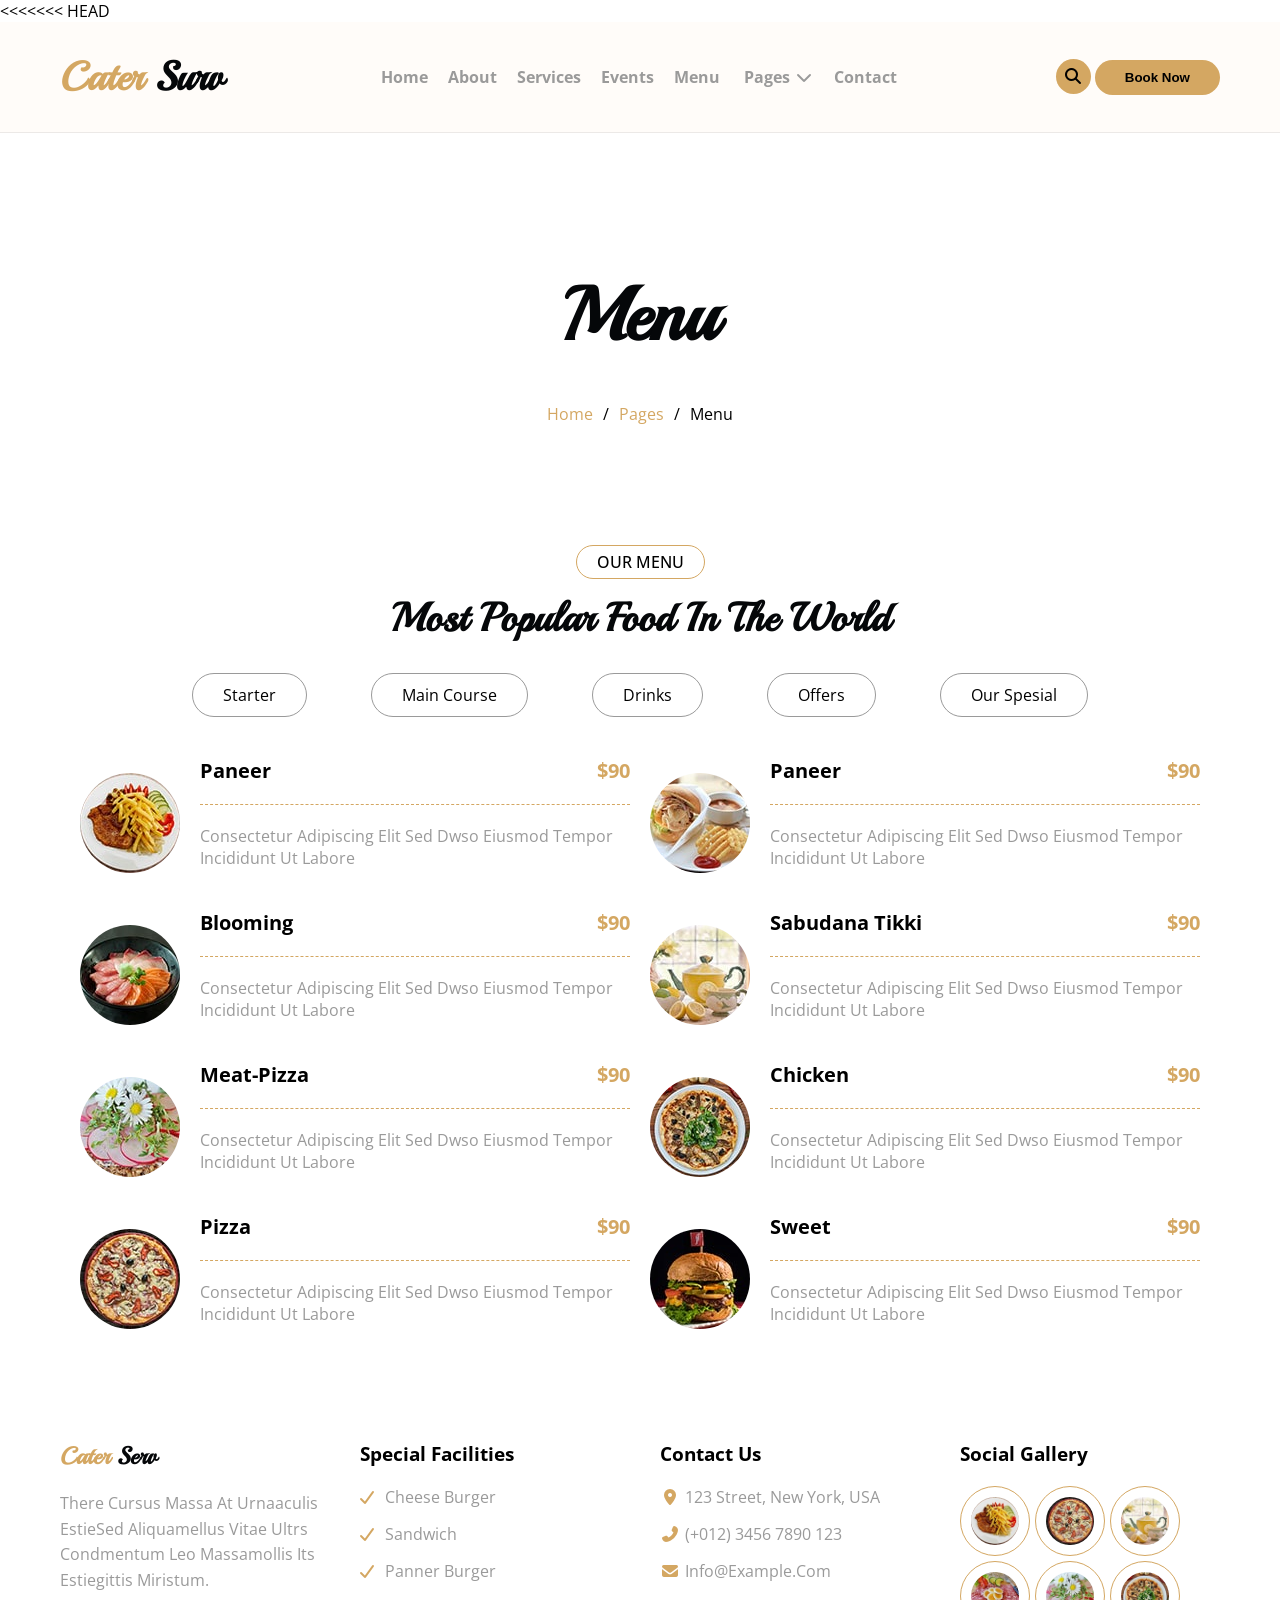
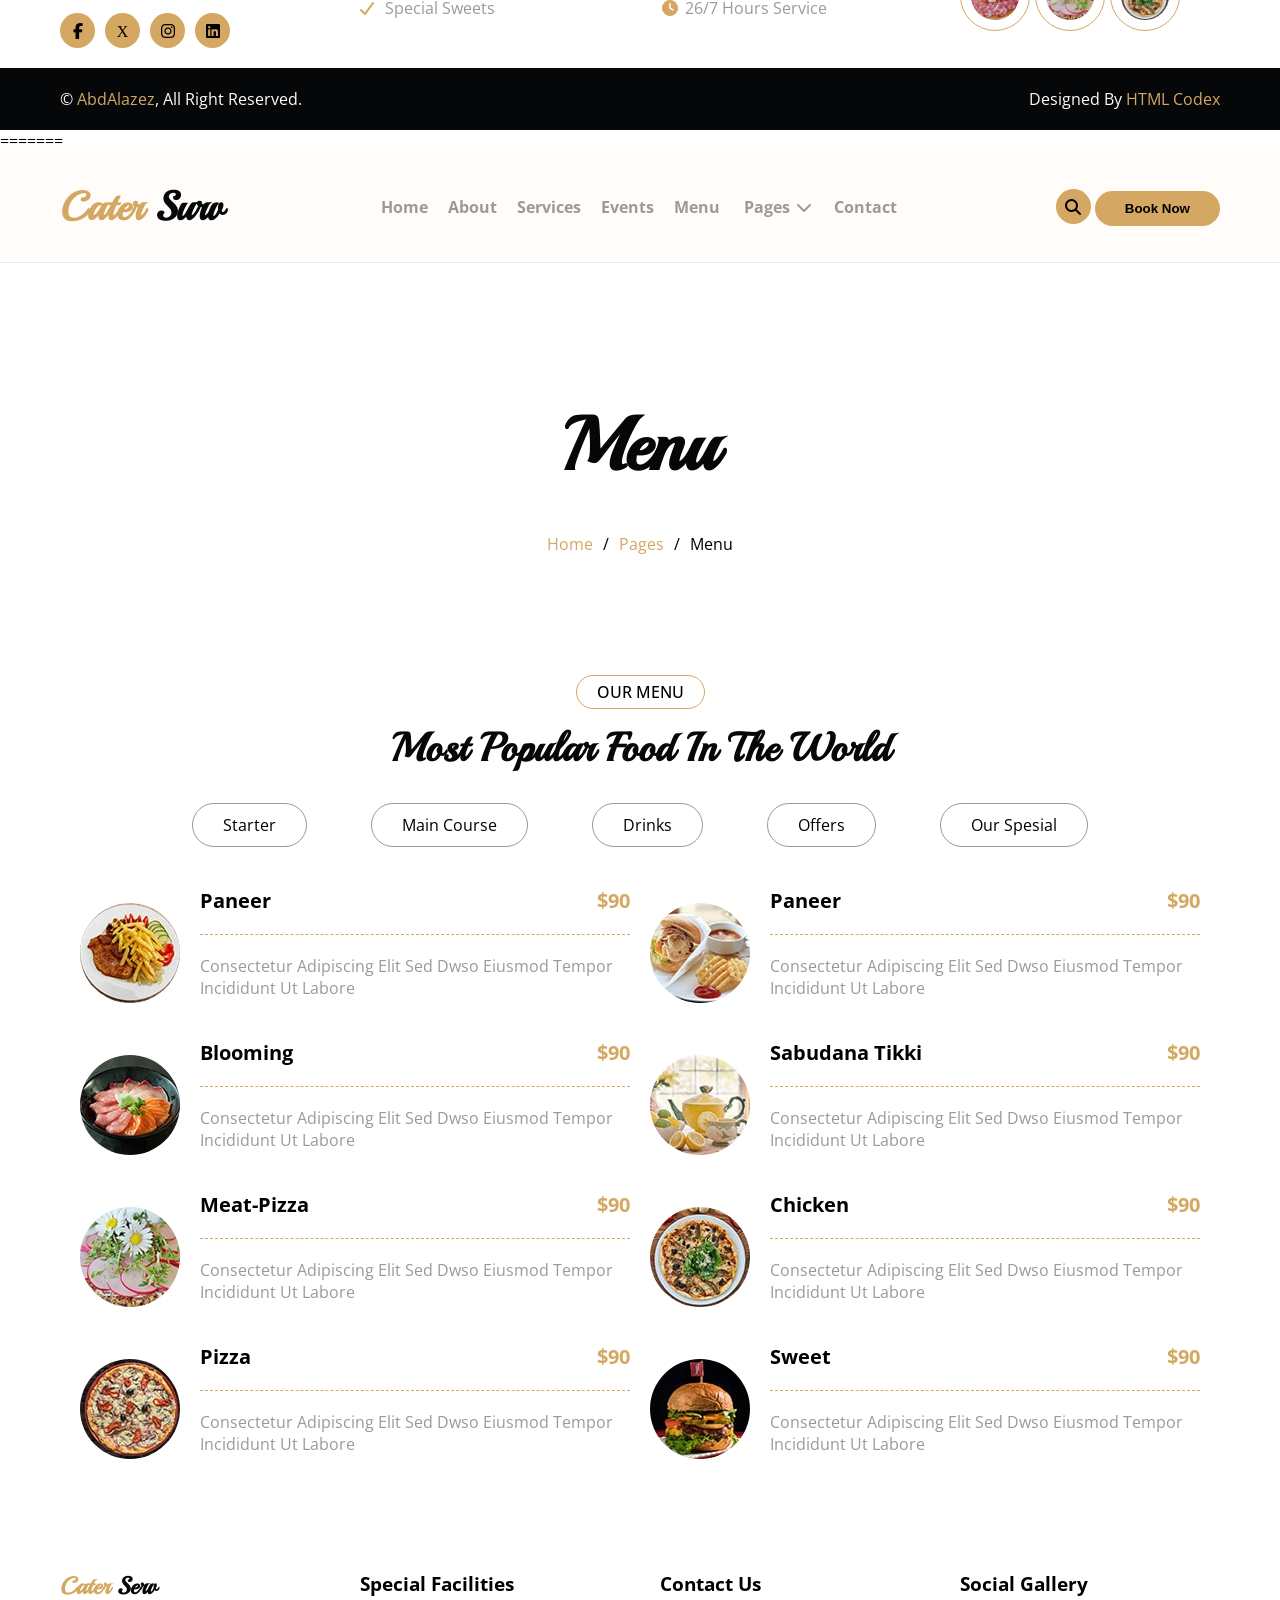
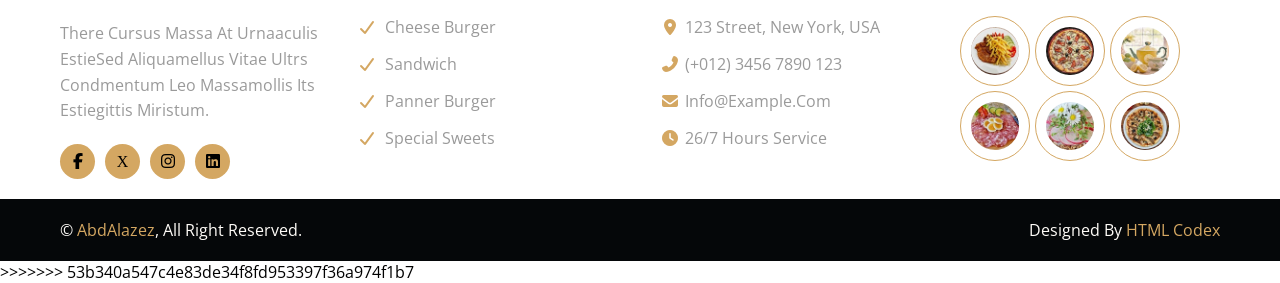
<file: menu.html>
<<<<<<< HEAD
<!DOCTYPE html>
<html lang="en">
<head>
  <meta charset="UTF-8">
  <meta name="viewport" content="width=device-width, initial-scale=1.0">
  <!-- google fonts -->
    <link rel="preconnect" href="https://fonts.googleapis.com" />
    <link rel="preconnect" href="https://fonts.gstatic.com" crossorigin />
    <link
      href="https://fonts.googleapis.com/css2?family=Open+Sans:ital,wght@0,300..800;1,300..800&family=Playball&display=swap"
      rel="stylesheet"
    />
    <!-- fontawesome -->
    <link rel="stylesheet" href="css/all.min.css" />
    <!-- global rules -->
    <link rel="stylesheet" href="css/global.css" />
    <!-- framework -->
    <link rel="stylesheet" href="css/framework.css" />
    <!-- home -->
    <link rel="stylesheet" href="css/home.css" />
  <title>menu</title>
</head>
<body>
  <header>
      <div class="container flex-bt relative">
        <h2 class="c-primary">
          <a href="#">cater <span class="c-dark">surv</span></a>
        </h2>
        <i
          class="fa-solid fa-bars burger c-primary main-border rad-10 flx-center"
        ></i>
        <nav>
          <ul class="flex-bt gap-20">
            <li><a href="index.html" class="c-secondary f-bold">home</a></li>
            <li><a href="about.html" class="c-secondary f-bold">about</a></li>
            <li>
              <a href="services.html" class="c-secondary f-bold">services</a>
            </li>
            <li><a href="events.html" class="c-secondary f-bold">events</a></li>
            <li><a href="#" class="c-secondary f-bold">menu</a></li>
            <li class="relative drop">
              <label for="menu">
                <input type="checkbox" name="menu" id="menu" />
                <a href="#" class="c-secondary f-bold"> pages </a>
                <i class="fa-solid fa-chevron-down c-secondary"></i>
                <ul
                  class="dropdown-menu absolute main-border rad-10 p-block none"
                >
                  <li><a href="booking.html">Booking</a></li>
                  <li><a href="blog.html">Our Blog</a></li>
                  <li><a href="team.html">Our Team</a></li>
                  <li><a href="testimonial.html">Testimonial</a></li>
                  <li><a href="error.html">404 Page</a></li>
                </ul>
              </label>
            </li>
            <li><a href="contact.html" class="c-secondary f-bold">contact</a></li>
          </ul>
        </nav>
        <div class="btns">
          <i class="fas fa-search flx-center bg-primary rad-half pointer"></i>
          <button class="btn-shape">book now</button>
        </div>
      </div>
    </header>

    <!-- landing -->
    <section class="landing sec-pd">
      <div class="container">
        <h1 class="t-center">menu</h1>
        <ul class="flx-center gap-10">
          <li><a href="index.html" class="c-primary">home</a></li>
          /
          <li><a href="pages.html" class="c-primary">pages</a></li>
          /
          <li><a href="#">menu</a></li>
        </ul>
      </div>
    </section>
    <!-- end landing -->

    <!-- menu -->
    <section class="menu">
      <div class="title">
        <span class="small-title"> our menu </span>
        <h2>Most Popular Food in the World</h2>
      </div>
      <div class="container">
        <ul class="chooses flex-bt gap-20">
          <li class="active p-block p-inline-30 main-border rad-30">Starter</li>
          <li class="p-block p-inline-30 main-border rad-30">Main Course</li>
          <li class="p-block p-inline-30 main-border rad-30">Drinks</li>
          <li class="p-block p-inline-30 main-border rad-30">Offers</li>
          <li class="p-block p-inline-30 main-border rad-30">Our Spesial</li>
        </ul>
        <div class="menu-list flx-responsive gap-20 mt-20">
          <article class="flex-bt gap-20">
            <img src="img/menu-01.jpg" alt="" class="rad-half" />
            <div class="txt grow pb-20">
              <div class="menu-item flex-bt pb-20">
                <p class="f-bold">Paneer</p>
                <span class="c-primary f-bold">$90</span>
              </div>
              <p class="item-info c-secondary pt-20">
                Consectetur adipiscing elit sed dwso eiusmod tempor incididunt
                ut labore
              </p>
            </div>
          </article>
          <article class="flex-bt gap-20">
            <img src="img/menu-09.jpg" alt="" class="rad-half" />
            <div class="txt grow pb-20">
              <div class="menu-item flex-bt pb-20">
                <p>Paneer</p>
                <span class="c-primary">$90</span>
              </div>
              <p class="item-info c-secondary pt-20">
                Consectetur adipiscing elit sed dwso eiusmod tempor incididunt
                ut labore
              </p>
            </div>
          </article>
          <article class="flex-bt gap-20">
            <img src="img/menu-07.jpg" alt="" class="rad-half" />
            <div class="txt grow pb-20">
              <div class="menu-item flex-bt pb-20">
                <p>blooming</p>
                <span class="c-primary">$90</span>
              </div>
              <p class="item-info c-secondary pt-20">
                Consectetur adipiscing elit sed dwso eiusmod tempor incididunt
                ut labore
              </p>
            </div>
          </article>
          <article class="flex-bt gap-20">
            <img src="img/menu-03.jpg" alt="" class="rad-half" />
            <div class="txt grow pb-20">
              <div class="menu-item flex-bt pb-20">
                <p>Sabudana Tikki</p>
                <span class="c-primary">$90</span>
              </div>
              <p class="item-info c-secondary pt-20">
                Consectetur adipiscing elit sed dwso eiusmod tempor incididunt
                ut labore
              </p>
            </div>
          </article>
          <article class="flex-bt gap-20">
            <img src="img/menu-05.jpg" alt="" class="rad-half" />
            <div class="txt grow pb-20">
              <div class="menu-item flex-bt pb-20">
                <p>meat-pizza</p>
                <span class="c-primary">$90</span>
              </div>
              <p class="item-info c-secondary pt-20">
                Consectetur adipiscing elit sed dwso eiusmod tempor incididunt
                ut labore
              </p>
            </div>
          </article>
          <article class="flex-bt gap-20">
            <img src="img/menu-06.jpg" alt="" class="rad-half" />
            <div class="txt grow pb-20">
              <div class="menu-item flex-bt pb-20">
                <p>chicken</p>
                <span class="c-primary">$90</span>
              </div>
              <p class="item-info c-secondary pt-20">
                Consectetur adipiscing elit sed dwso eiusmod tempor incididunt
                ut labore
              </p>
            </div>
          </article>
          <article class="flex-bt gap-20">
            <img src="img/menu-02.jpg" alt="" class="rad-half" />
            <div class="txt grow pb-20">
              <div class="menu-item flex-bt pb-20">
                <p>pizza</p>
                <span class="c-primary">$90</span>
              </div>
              <p class="item-info c-secondary pt-20">
                Consectetur adipiscing elit sed dwso eiusmod tempor incididunt
                ut labore
              </p>
            </div>
          </article>
          <article class="flex-bt gap-20">
            <img src="img/menu-08.jpg" alt="" class="rad-half" />
            <div class="txt grow pb-20">
              <div class="menu-item flex-bt pb-20">
                <p>sweet</p>
                <span class="c-primary">$90</span>
              </div>
              <p class="item-info c-secondary pt-20">
                Consectetur adipiscing elit sed dwso eiusmod tempor incididunt
                ut labore
              </p>
            </div>
          </article>
        </div>
      </div>
    </section>
    <!-- end menu -->

    <!-- footer -->
    <footer>
      <div class="container main-footer grid gap-40">
        <div class="col-1">
          <h2><span class="c-primary">Cater</span> Serv</h2>
          <p class="c-secondary m-block-20">
            There cursus massa at urnaaculis estieSed aliquamellus vitae ultrs
            condmentum leo massamollis its estiegittis miristum.
          </p>
          <ul class="links flex align-center gap-10">
            <li>
              <a href=""
                ><i class="fab fa-facebook-f rad-half bg-primary flx-center"></i
              ></a>
            </li>
            <li>
              <a href=""
                ><i class="fab fa-x rad-half bg-primary flx-center"></i
              ></a>
            </li>
            <li>
              <a href=""
                ><i class="fab fa-instagram rad-half bg-primary flx-center"></i
              ></a>
            </li>
            <li>
              <a href=""
                ><i class="fab fa-linkedin rad-half bg-primary flx-center"></i
              ></a>
            </li>
          </ul>
        </div>
        <div class="col-2">
          <h3 class="mb-20">Special Facilities</h3>
          <ul>
            <li class="relative pl-25 mb-15 c-secondary pointer">
              Cheese Burger
            </li>
            <li class="relative pl-25 mb-15 c-secondary pointer">Sandwich</li>
            <li class="relative pl-25 mb-15 c-secondary pointer">
              Panner Burger
            </li>
            <li class="relative pl-25 mb-15 c-secondary pointer">
              Special Sweets
            </li>
          </ul>
        </div>
        <div class="col-3">
          <h3 class="mb-20">Contact Us</h3>
          <ul>
            <li class="relative pl-25 mb-15 c-secondary">
              <i class="fa fa-map-marker-alt c-primary absolute"></i>
              123 Street, New York, USA
            </li>
            <li class="relative pl-25 mb-15 c-secondary">
              <i class="fa fa-phone-alt c-primary absolute"></i>
              (+012) 3456 7890 123
            </li>
            <li class="relative pl-25 mb-15 c-secondary">
              <i class="fas fa-envelope c-primary absolute"></i>info@example.com
            </li>
            <li class="relative pl-25 mb-15 c-secondary">
              <i class="fa fa-clock c-primary absolute"></i>26/7 Hours Service
            </li>
          </ul>
        </div>
        <div class="col-4">
          <h3 class="mb-20">social gallery</h3>
          <div class="imgs flex align-center gap-5 wrap">
            <img src="img/menu-01.jpg" class="rad-half p-10" />
            <img src="img/menu-02.jpg" class="rad-half p-10" />
            <img src="img/menu-03.jpg" class="rad-half p-10" />
            <img src="img/menu-04.jpg" class="rad-half p-10" />
            <img src="img/menu-05.jpg" class="rad-half p-10" />
            <img src="img/menu-06.jpg" class="rad-half p-10" />
          </div>
        </div>
      </div>
      <div class="footer-footer bg-dark mt-20">
        <div class="container c-white flex-bt p-block-20 wrap gap-20">
          <p>
            &copy;
            <a href="https://www.linkedin.com/in/abdAlazez10" class="c-primary"
              >abdAlazez</a
            >, All right reserved.
          </p>
          <p>
            Designed By
            <a href="https://htmlcodex.com/" class="c-primary">HTML Codex</a>
          </p>
        </div>
      </div>
    </footer>
    <!-- end footer -->
</body>
=======
<!DOCTYPE html>
<html lang="en">
<head>
  <meta charset="UTF-8">
  <meta name="viewport" content="width=device-width, initial-scale=1.0">
  <!-- google fonts -->
    <link rel="preconnect" href="https://fonts.googleapis.com" />
    <link rel="preconnect" href="https://fonts.gstatic.com" crossorigin />
    <link
      href="https://fonts.googleapis.com/css2?family=Open+Sans:ital,wght@0,300..800;1,300..800&family=Playball&display=swap"
      rel="stylesheet"
    />
    <!-- fontawesome -->
    <link rel="stylesheet" href="css/all.min.css" />
    <!-- global rules -->
    <link rel="stylesheet" href="css/global.css" />
    <!-- framework -->
    <link rel="stylesheet" href="css/framework.css" />
    <!-- home -->
    <link rel="stylesheet" href="css/home.css" />
  <title>menu</title>
</head>
<body>
  <header>
      <div class="container flex-bt relative">
        <h2 class="c-primary">
          <a href="#">cater <span class="c-dark">surv</span></a>
        </h2>
        <i
          class="fa-solid fa-bars burger c-primary main-border rad-10 flx-center"
        ></i>
        <nav>
          <ul class="flex-bt gap-20">
            <li><a href="index.html" class="c-secondary f-bold">home</a></li>
            <li><a href="about.html" class="c-secondary f-bold">about</a></li>
            <li>
              <a href="services.html" class="c-secondary f-bold">services</a>
            </li>
            <li><a href="events.html" class="c-secondary f-bold">events</a></li>
            <li><a href="#" class="c-secondary f-bold">menu</a></li>
            <li class="relative drop">
              <label for="menu">
                <input type="checkbox" name="menu" id="menu" />
                <a href="#" class="c-secondary f-bold"> pages </a>
                <i class="fa-solid fa-chevron-down c-secondary"></i>
                <ul
                  class="dropdown-menu absolute main-border rad-10 p-block none"
                >
                  <li><a href="booking.html">Booking</a></li>
                  <li><a href="blog.html">Our Blog</a></li>
                  <li><a href="team.html">Our Team</a></li>
                  <li><a href="testimonial.html">Testimonial</a></li>
                  <li><a href="error.html">404 Page</a></li>
                </ul>
              </label>
            </li>
            <li><a href="contact.html" class="c-secondary f-bold">contact</a></li>
          </ul>
        </nav>
        <div class="btns">
          <i class="fas fa-search flx-center bg-primary rad-half pointer"></i>
          <button class="btn-shape">book now</button>
        </div>
      </div>
    </header>

    <!-- landing -->
    <section class="landing sec-pd">
      <div class="container">
        <h1 class="t-center">menu</h1>
        <ul class="flx-center gap-10">
          <li><a href="index.html" class="c-primary">home</a></li>
          /
          <li><a href="pages.html" class="c-primary">pages</a></li>
          /
          <li><a href="#">menu</a></li>
        </ul>
      </div>
    </section>
    <!-- end landing -->

    <!-- menu -->
    <section class="menu">
      <div class="title">
        <span class="small-title"> our menu </span>
        <h2>Most Popular Food in the World</h2>
      </div>
      <div class="container">
        <ul class="chooses flex-bt gap-20">
          <li class="active p-block p-inline-30 main-border rad-30">Starter</li>
          <li class="p-block p-inline-30 main-border rad-30">Main Course</li>
          <li class="p-block p-inline-30 main-border rad-30">Drinks</li>
          <li class="p-block p-inline-30 main-border rad-30">Offers</li>
          <li class="p-block p-inline-30 main-border rad-30">Our Spesial</li>
        </ul>
        <div class="menu-list flx-responsive gap-20 mt-20">
          <article class="flex-bt gap-20">
            <img src="img/menu-01.jpg" alt="" class="rad-half" />
            <div class="txt grow pb-20">
              <div class="menu-item flex-bt pb-20">
                <p class="f-bold">Paneer</p>
                <span class="c-primary f-bold">$90</span>
              </div>
              <p class="item-info c-secondary pt-20">
                Consectetur adipiscing elit sed dwso eiusmod tempor incididunt
                ut labore
              </p>
            </div>
          </article>
          <article class="flex-bt gap-20">
            <img src="img/menu-09.jpg" alt="" class="rad-half" />
            <div class="txt grow pb-20">
              <div class="menu-item flex-bt pb-20">
                <p>Paneer</p>
                <span class="c-primary">$90</span>
              </div>
              <p class="item-info c-secondary pt-20">
                Consectetur adipiscing elit sed dwso eiusmod tempor incididunt
                ut labore
              </p>
            </div>
          </article>
          <article class="flex-bt gap-20">
            <img src="img/menu-07.jpg" alt="" class="rad-half" />
            <div class="txt grow pb-20">
              <div class="menu-item flex-bt pb-20">
                <p>blooming</p>
                <span class="c-primary">$90</span>
              </div>
              <p class="item-info c-secondary pt-20">
                Consectetur adipiscing elit sed dwso eiusmod tempor incididunt
                ut labore
              </p>
            </div>
          </article>
          <article class="flex-bt gap-20">
            <img src="img/menu-03.jpg" alt="" class="rad-half" />
            <div class="txt grow pb-20">
              <div class="menu-item flex-bt pb-20">
                <p>Sabudana Tikki</p>
                <span class="c-primary">$90</span>
              </div>
              <p class="item-info c-secondary pt-20">
                Consectetur adipiscing elit sed dwso eiusmod tempor incididunt
                ut labore
              </p>
            </div>
          </article>
          <article class="flex-bt gap-20">
            <img src="img/menu-05.jpg" alt="" class="rad-half" />
            <div class="txt grow pb-20">
              <div class="menu-item flex-bt pb-20">
                <p>meat-pizza</p>
                <span class="c-primary">$90</span>
              </div>
              <p class="item-info c-secondary pt-20">
                Consectetur adipiscing elit sed dwso eiusmod tempor incididunt
                ut labore
              </p>
            </div>
          </article>
          <article class="flex-bt gap-20">
            <img src="img/menu-06.jpg" alt="" class="rad-half" />
            <div class="txt grow pb-20">
              <div class="menu-item flex-bt pb-20">
                <p>chicken</p>
                <span class="c-primary">$90</span>
              </div>
              <p class="item-info c-secondary pt-20">
                Consectetur adipiscing elit sed dwso eiusmod tempor incididunt
                ut labore
              </p>
            </div>
          </article>
          <article class="flex-bt gap-20">
            <img src="img/menu-02.jpg" alt="" class="rad-half" />
            <div class="txt grow pb-20">
              <div class="menu-item flex-bt pb-20">
                <p>pizza</p>
                <span class="c-primary">$90</span>
              </div>
              <p class="item-info c-secondary pt-20">
                Consectetur adipiscing elit sed dwso eiusmod tempor incididunt
                ut labore
              </p>
            </div>
          </article>
          <article class="flex-bt gap-20">
            <img src="img/menu-08.jpg" alt="" class="rad-half" />
            <div class="txt grow pb-20">
              <div class="menu-item flex-bt pb-20">
                <p>sweet</p>
                <span class="c-primary">$90</span>
              </div>
              <p class="item-info c-secondary pt-20">
                Consectetur adipiscing elit sed dwso eiusmod tempor incididunt
                ut labore
              </p>
            </div>
          </article>
        </div>
      </div>
    </section>
    <!-- end menu -->

    <!-- footer -->
    <footer>
      <div class="container main-footer grid gap-40">
        <div class="col-1">
          <h2><span class="c-primary">Cater</span> Serv</h2>
          <p class="c-secondary m-block-20">
            There cursus massa at urnaaculis estieSed aliquamellus vitae ultrs
            condmentum leo massamollis its estiegittis miristum.
          </p>
          <ul class="links flex align-center gap-10">
            <li>
              <a href=""
                ><i class="fab fa-facebook-f rad-half bg-primary flx-center"></i
              ></a>
            </li>
            <li>
              <a href=""
                ><i class="fab fa-x rad-half bg-primary flx-center"></i
              ></a>
            </li>
            <li>
              <a href=""
                ><i class="fab fa-instagram rad-half bg-primary flx-center"></i
              ></a>
            </li>
            <li>
              <a href=""
                ><i class="fab fa-linkedin rad-half bg-primary flx-center"></i
              ></a>
            </li>
          </ul>
        </div>
        <div class="col-2">
          <h3 class="mb-20">Special Facilities</h3>
          <ul>
            <li class="relative pl-25 mb-15 c-secondary pointer">
              Cheese Burger
            </li>
            <li class="relative pl-25 mb-15 c-secondary pointer">Sandwich</li>
            <li class="relative pl-25 mb-15 c-secondary pointer">
              Panner Burger
            </li>
            <li class="relative pl-25 mb-15 c-secondary pointer">
              Special Sweets
            </li>
          </ul>
        </div>
        <div class="col-3">
          <h3 class="mb-20">Contact Us</h3>
          <ul>
            <li class="relative pl-25 mb-15 c-secondary">
              <i class="fa fa-map-marker-alt c-primary absolute"></i>
              123 Street, New York, USA
            </li>
            <li class="relative pl-25 mb-15 c-secondary">
              <i class="fa fa-phone-alt c-primary absolute"></i>
              (+012) 3456 7890 123
            </li>
            <li class="relative pl-25 mb-15 c-secondary">
              <i class="fas fa-envelope c-primary absolute"></i>info@example.com
            </li>
            <li class="relative pl-25 mb-15 c-secondary">
              <i class="fa fa-clock c-primary absolute"></i>26/7 Hours Service
            </li>
          </ul>
        </div>
        <div class="col-4">
          <h3 class="mb-20">social gallery</h3>
          <div class="imgs flex align-center gap-5 wrap">
            <img src="img/menu-01.jpg" class="rad-half p-10" />
            <img src="img/menu-02.jpg" class="rad-half p-10" />
            <img src="img/menu-03.jpg" class="rad-half p-10" />
            <img src="img/menu-04.jpg" class="rad-half p-10" />
            <img src="img/menu-05.jpg" class="rad-half p-10" />
            <img src="img/menu-06.jpg" class="rad-half p-10" />
          </div>
        </div>
      </div>
      <div class="footer-footer bg-dark mt-20">
        <div class="container c-white flex-bt p-block-20 wrap gap-20">
          <p>
            &copy;
            <a href="https://www.linkedin.com/in/abdAlazez10" class="c-primary"
              >abdAlazez</a
            >, All right reserved.
          </p>
          <p>
            Designed By
            <a href="https://htmlcodex.com/" class="c-primary">HTML Codex</a>
          </p>
        </div>
      </div>
    </footer>
    <!-- end footer -->
</body>
>>>>>>> 53b340a547c4e83de34f8fd953397f36a974f1b7
</html>
</file>
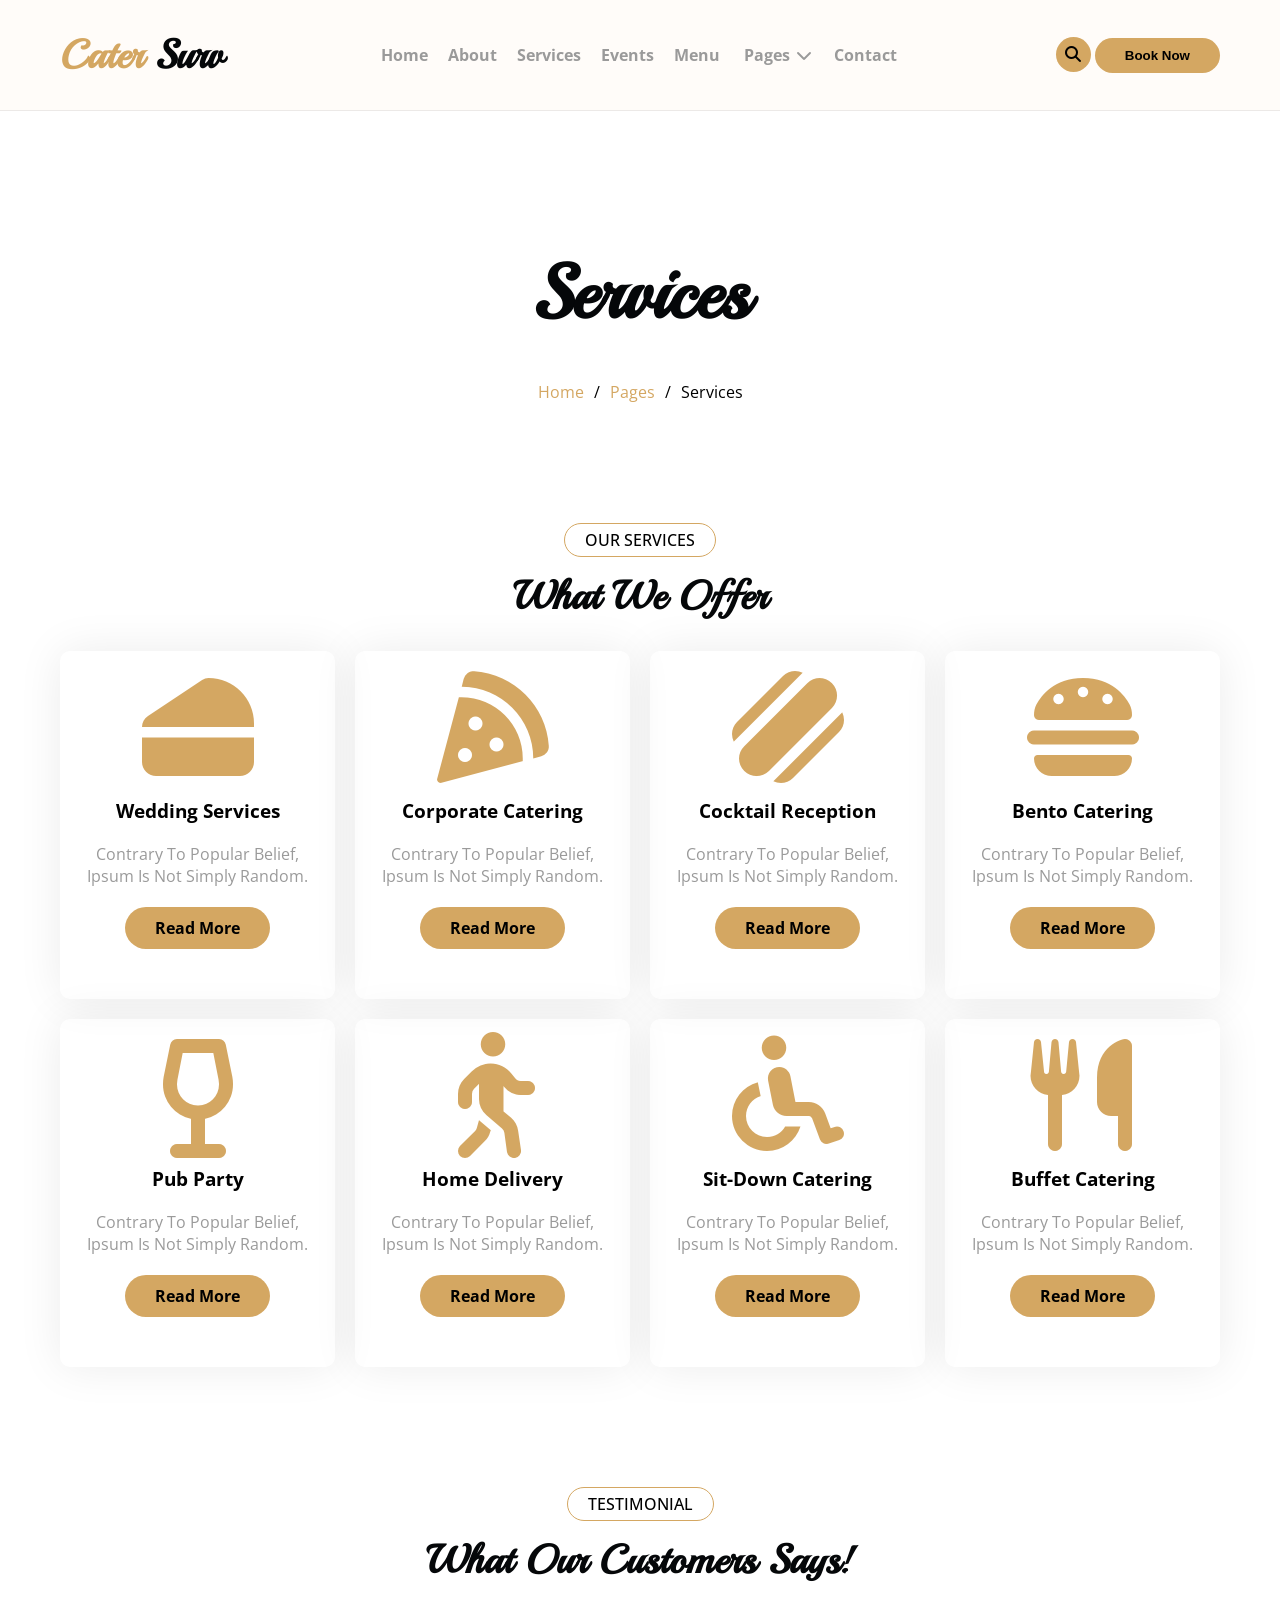
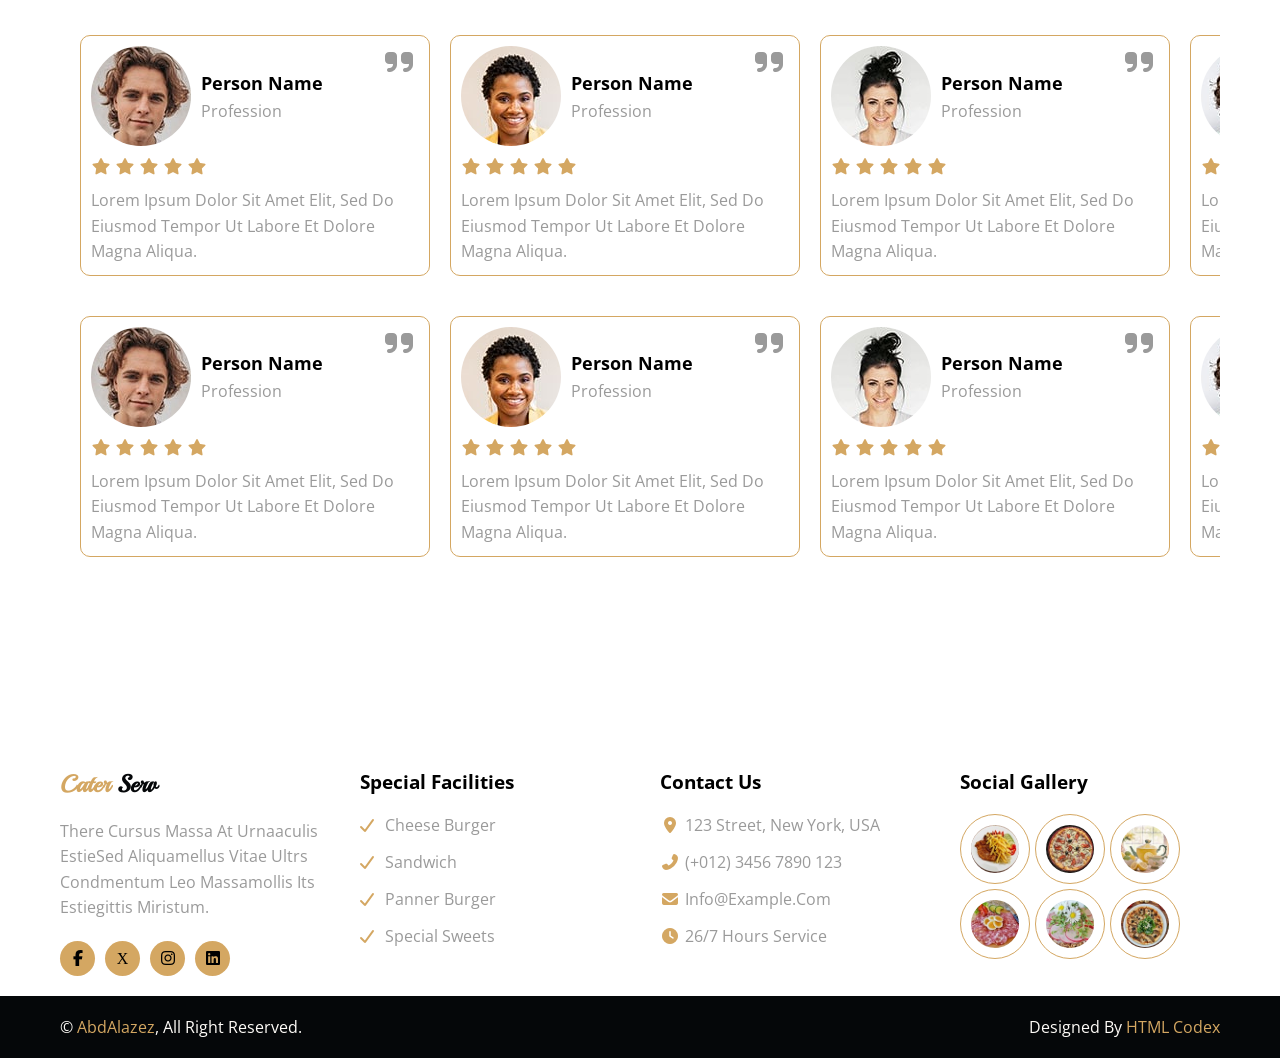
<file: services.html>
<!doctype html>
<html lang="en">
  <head>
    <meta charset="UTF-8" />
    <meta name="viewport" content="width=device-width, initial-scale=1.0" />
    <!-- google fonts -->
    <link rel="preconnect" href="https://fonts.googleapis.com" />
    <link rel="preconnect" href="https://fonts.gstatic.com" crossorigin />
    <link
      href="https://fonts.googleapis.com/css2?family=Open+Sans:ital,wght@0,300..800;1,300..800&family=Playball&display=swap"
      rel="stylesheet"
    />
    <!-- fontawesome -->
    <link rel="stylesheet" href="css/all.min.css" />
    <!-- global rules -->
    <link rel="stylesheet" href="css/global.css" />
    <!-- framework -->
    <link rel="stylesheet" href="css/framework.css" />
    <!-- home -->
    <link rel="stylesheet" href="css/home.css" />
    <title>about-us</title>
  </head>
  <body>
    <header>
      <div class="container flex-bt relative">
        <h2 class="c-primary">
          <a href="#">cater <span class="c-dark">surv</span></a>
        </h2>
        <i
          class="fa-solid fa-bars burger c-primary main-border rad-10 flx-center"
        ></i>
        <nav>
          <ul class="flex-bt gap-20">
            <li><a href="index.html" class="c-secondary f-bold">home</a></li>
            <li><a href="about.html" class="c-secondary f-bold">about</a></li>
            <li><a href="#" class="c-secondary f-bold">services</a></li>
            <li><a href="events.html" class="c-secondary f-bold">events</a></li>
            <li><a href="menu.html" class="c-secondary f-bold">menu</a></li>
            <li class="relative drop">
              <label for="menu">
                <input type="checkbox" name="menu" id="menu" />
                <a href="#" class="c-secondary f-bold"> pages </a>
                <i class="fa-solid fa-chevron-down c-secondary"></i>
                <ul
                  class="dropdown-menu absolute main-border rad-10 p-block none"
                >
                  <li><a href="booking.html">Booking</a></li>
                  <li><a href="blog.html">Our Blog</a></li>
                  <li><a href="team.html">Our Team</a></li>
                  <li><a href="testimonial.html">Testimonial</a></li>
                  <li><a href="error.html">404 Page</a></li>
                </ul>
              </label>
            </li>
            <li><a href="contact.html" class="c-secondary f-bold">contact</a></li>
          </ul>
        </nav>
        <div class="btns">
          <i class="fas fa-search flx-center bg-primary rad-half pointer"></i>
          <button class="btn-shape">book now</button>
        </div>
      </div>
    </header>
    <!-- end header -->
    <!-- landing -->
    <section class="landing sec-pd">
      <div class="container">
        <h1 class="t-center">services</h1>
        <ul class="flx-center gap-10">
          <li><a href="index.html" class="c-primary">home</a></li>
          /
          <li><a href="pages.html" class="c-primary">pages</a></li>
          /
          <li><a href="#">services</a></li>
        </ul>
      </div>
    </section>
    <!-- end landing -->
    <!-- services -->
    <section class="services">
      <div class="title">
        <span class="small-title">our services</span>
        <h2>what we offer</h2>
      </div>
      <div class="container">
        <article class="relative p-20 rad-10 t-center over-hidden">
          <i class="fas fa-cheese fa-7x c-primary"></i>
          <h3 class="m-block">Wedding Services</h3>
          <p class="m-block c-secondary">
            Contrary to popular belief, ipsum is not simply random.
          </p>
          <a href="" class="btn-shape">read more</a>
        </article>
        <article class="relative p-20 rad-10 t-center over-hidden">
          <i class="fas fa-pizza-slice fa-7x c-primary"></i>
          <h3 class="m-block">Corporate Catering</h3>
          <p class="m-block c-secondary">
            Contrary to popular belief, ipsum is not simply random.
          </p>
          <a href="" class="btn-shape">read more</a>
        </article>
        <article class="relative p-20 rad-10 t-center over-hidden">
          <i class="fas fa-hotdog fa-7x c-primary"></i>
          <h3 class="m-block">Cocktail Reception</h3>
          <p class="m-block c-secondary">
            Contrary to popular belief, ipsum is not simply random.
          </p>
          <a href="" class="btn-shape">read more</a>
        </article>
        <article class="relative p-20 rad-10 t-center over-hidden">
          <i class="fas fa-hamburger fa-7x c-primary"></i>
          <h3 class="m-block">Bento Catering</h3>
          <p class="m-block c-secondary">
            Contrary to popular belief, ipsum is not simply random.
          </p>
          <a href="" class="btn-shape">read more</a>
        </article>
        <article class="relative p-20 rad-10 t-center over-hidden">
          <i class="fas fa-wine-glass-alt fa-7x c-primary"></i>
          <h3 class="m-block">Pub Party</h3>
          <p class="m-block c-secondary">
            Contrary to popular belief, ipsum is not simply random.
          </p>
          <a href="" class="btn-shape">read more</a>
        </article>
        <article class="relative p-20 rad-10 t-center over-hidden">
          <i class="fas fa-walking fa-7x c-primary"></i>
          <h3 class="m-block">Home Delivery</h3>
          <p class="m-block c-secondary">
            Contrary to popular belief, ipsum is not simply random.
          </p>
          <a href="" class="btn-shape">read more</a>
        </article>
        <article class="relative p-20 rad-10 t-center over-hidden">
          <i class="fas fa-wheelchair fa-7x c-primary"></i>
          <h3 class="m-block">Sit-down Catering</h3>
          <p class="m-block c-secondary">
            Contrary to popular belief, ipsum is not simply random.
          </p>
          <a href="" class="btn-shape">read more</a>
        </article>
        <article class="relative p-20 rad-10 t-center over-hidden">
          <i class="fas fa-utensils fa-7x c-primary"></i>
          <h3 class="m-block">Buffet Catering</h3>
          <p class="m-block c-secondary">
            Contrary to popular belief, ipsum is not simply random.
          </p>
          <a href="" class="btn-shape">read more</a>
        </article>
      </div>
    </section>
    <!-- end services -->
    <!-- testimonial -->
    <div class="testimonial sec-pd">
      <div class="title">
        <span class="small-title">Testimonial</span>
        <h2>What Our Customers says!</h2>
      </div>
      <div class="container">
        <div class="scroll to-right flex align-center gap-20 p-20">
          <article class="p-10 rad-10 relative">
            <i class="fa fa-quote-right absolute fa-2x c-secondary"></i>
            <div class="info flex gap-10 align-center">
              <img src="img/testimonial-1.jpg" class="rad-half" />
              <div class="img-info">
                <p class="f-bold mb-5">person name</p>
                <span class="c-secondary">profession</span>
              </div>
            </div>
            <div class="stars c-primary m-block">
              <i class="fas fa-star"></i>
              <i class="fas fa-star"></i>
              <i class="fas fa-star"></i>
              <i class="fas fa-star"></i>
              <i class="fas fa-star"></i>
            </div>
            <div class="about c-secondary">
              <p>
                Lorem ipsum dolor sit amet elit, sed do eiusmod tempor ut labore
                et dolore magna aliqua.
              </p>
            </div>
          </article>
          <article class="p-10 rad-10 relative">
            <i class="fa fa-quote-right absolute fa-2x c-secondary"></i>
            <div class="info flex gap-10 align-center">
              <img src="img/testimonial-2.jpg" class="rad-half" />
              <div class="img-info">
                <p class="f-bold mb-5">person name</p>
                <span class="c-secondary">profession</span>
              </div>
            </div>
            <div class="stars c-primary m-block">
              <i class="fas fa-star"></i>
              <i class="fas fa-star"></i>
              <i class="fas fa-star"></i>
              <i class="fas fa-star"></i>
              <i class="fas fa-star"></i>
            </div>
            <div class="about c-secondary">
              <p>
                Lorem ipsum dolor sit amet elit, sed do eiusmod tempor ut labore
                et dolore magna aliqua.
              </p>
            </div>
          </article>
          <article class="p-10 rad-10 relative">
            <i class="fa fa-quote-right absolute fa-2x c-secondary"></i>
            <div class="info flex gap-10 align-center">
              <img src="img/testimonial-3.jpg" class="rad-half" />
              <div class="img-info">
                <p class="f-bold mb-5">person name</p>
                <span class="c-secondary">profession</span>
              </div>
            </div>
            <div class="stars c-primary m-block">
              <i class="fas fa-star"></i>
              <i class="fas fa-star"></i>
              <i class="fas fa-star"></i>
              <i class="fas fa-star"></i>
              <i class="fas fa-star"></i>
            </div>
            <div class="about c-secondary">
              <p>
                Lorem ipsum dolor sit amet elit, sed do eiusmod tempor ut labore
                et dolore magna aliqua.
              </p>
            </div>
          </article>
          <article class="p-10 rad-10 relative">
            <i class="fa fa-quote-right absolute fa-2x c-secondary"></i>
            <div class="info flex gap-10 align-center">
              <img src="img/testimonial-4.jpg" class="rad-half" />
              <div class="img-info">
                <p class="f-bold mb-5">person name</p>
                <span class="c-secondary">profession</span>
              </div>
            </div>
            <div class="stars c-primary m-block">
              <i class="fas fa-star"></i>
              <i class="fas fa-star"></i>
              <i class="fas fa-star"></i>
              <i class="fas fa-star"></i>
              <i class="fas fa-star"></i>
            </div>
            <div class="about c-secondary">
              <p>
                Lorem ipsum dolor sit amet elit, sed do eiusmod tempor ut labore
                et dolore magna aliqua.
              </p>
            </div>
          </article>
        </div>
        <div class="scroll to-left flex align-center gap-20 p-20">
          <article class="p-10 rad-10 relative">
            <i class="fa fa-quote-right absolute fa-2x c-secondary"></i>
            <div class="info flex gap-10 align-center">
              <img src="img/testimonial-1.jpg" class="rad-half" />
              <div class="img-info">
                <p class="f-bold mb-5">person name</p>
                <span class="c-secondary">profession</span>
              </div>
            </div>
            <div class="stars c-primary m-block">
              <i class="fas fa-star"></i>
              <i class="fas fa-star"></i>
              <i class="fas fa-star"></i>
              <i class="fas fa-star"></i>
              <i class="fas fa-star"></i>
            </div>
            <div class="about c-secondary">
              <p>
                Lorem ipsum dolor sit amet elit, sed do eiusmod tempor ut labore
                et dolore magna aliqua.
              </p>
            </div>
          </article>
          <article class="p-10 rad-10 relative">
            <i class="fa fa-quote-right absolute fa-2x c-secondary"></i>
            <div class="info flex gap-10 align-center">
              <img src="img/testimonial-2.jpg" class="rad-half" />
              <div class="img-info">
                <p class="f-bold mb-5">person name</p>
                <span class="c-secondary">profession</span>
              </div>
            </div>
            <div class="stars c-primary m-block">
              <i class="fas fa-star"></i>
              <i class="fas fa-star"></i>
              <i class="fas fa-star"></i>
              <i class="fas fa-star"></i>
              <i class="fas fa-star"></i>
            </div>
            <div class="about c-secondary">
              <p>
                Lorem ipsum dolor sit amet elit, sed do eiusmod tempor ut labore
                et dolore magna aliqua.
              </p>
            </div>
          </article>
          <article class="p-10 rad-10 relative">
            <i class="fa fa-quote-right absolute fa-2x c-secondary"></i>
            <div class="info flex gap-10 align-center">
              <img src="img/testimonial-3.jpg" class="rad-half" />
              <div class="img-info">
                <p class="f-bold mb-5">person name</p>
                <span class="c-secondary">profession</span>
              </div>
            </div>
            <div class="stars c-primary m-block">
              <i class="fas fa-star"></i>
              <i class="fas fa-star"></i>
              <i class="fas fa-star"></i>
              <i class="fas fa-star"></i>
              <i class="fas fa-star"></i>
            </div>
            <div class="about c-secondary">
              <p>
                Lorem ipsum dolor sit amet elit, sed do eiusmod tempor ut labore
                et dolore magna aliqua.
              </p>
            </div>
          </article>
          <article class="p-10 rad-10 relative">
            <i class="fa fa-quote-right absolute fa-2x c-secondary"></i>
            <div class="info flex gap-10 align-center">
              <img src="img/testimonial-4.jpg" class="rad-half" />
              <div class="img-info">
                <p class="f-bold mb-5">person name</p>
                <span class="c-secondary">profession</span>
              </div>
            </div>
            <div class="stars c-primary m-block">
              <i class="fas fa-star"></i>
              <i class="fas fa-star"></i>
              <i class="fas fa-star"></i>
              <i class="fas fa-star"></i>
              <i class="fas fa-star"></i>
            </div>
            <div class="about c-secondary">
              <p>
                Lorem ipsum dolor sit amet elit, sed do eiusmod tempor ut labore
                et dolore magna aliqua.
              </p>
            </div>
          </article>
        </div>
      </div>
    </div>
    <!-- end testimonial -->
    <!-- footer -->
    <footer>
      <div class="container main-footer grid gap-40">
        <div class="col-1">
          <h2><span class="c-primary">Cater</span> Serv</h2>
          <p class="c-secondary m-block-20">
            There cursus massa at urnaaculis estieSed aliquamellus vitae ultrs
            condmentum leo massamollis its estiegittis miristum.
          </p>
          <ul class="links flex align-center gap-10">
            <li>
              <a href=""
                ><i class="fab fa-facebook-f rad-half bg-primary flx-center"></i
              ></a>
            </li>
            <li>
              <a href=""
                ><i class="fab fa-x rad-half bg-primary flx-center"></i
              ></a>
            </li>
            <li>
              <a href=""
                ><i class="fab fa-instagram rad-half bg-primary flx-center"></i
              ></a>
            </li>
            <li>
              <a href=""
                ><i class="fab fa-linkedin rad-half bg-primary flx-center"></i
              ></a>
            </li>
          </ul>
        </div>
        <div class="col-2">
          <h3 class="mb-20">Special Facilities</h3>
          <ul>
            <li class="relative pl-25 mb-15 c-secondary pointer">
              Cheese Burger
            </li>
            <li class="relative pl-25 mb-15 c-secondary pointer">Sandwich</li>
            <li class="relative pl-25 mb-15 c-secondary pointer">
              Panner Burger
            </li>
            <li class="relative pl-25 mb-15 c-secondary pointer">
              Special Sweets
            </li>
          </ul>
        </div>
        <div class="col-3">
          <h3 class="mb-20">Contact Us</h3>
          <ul>
            <li class="relative pl-25 mb-15 c-secondary">
              <i class="fa fa-map-marker-alt c-primary absolute"></i>
              123 Street, New York, USA
            </li>
            <li class="relative pl-25 mb-15 c-secondary">
              <i class="fa fa-phone-alt c-primary absolute"></i>
              (+012) 3456 7890 123
            </li>
            <li class="relative pl-25 mb-15 c-secondary">
              <i class="fas fa-envelope c-primary absolute"></i>info@example.com
            </li>
            <li class="relative pl-25 mb-15 c-secondary">
              <i class="fa fa-clock c-primary absolute"></i>26/7 Hours Service
            </li>
          </ul>
        </div>
        <div class="col-4">
          <h3 class="mb-20">social gallery</h3>
          <div class="imgs flex align-center gap-5 wrap">
            <img src="img/menu-01.jpg" class="rad-half p-10" />
            <img src="img/menu-02.jpg" class="rad-half p-10" />
            <img src="img/menu-03.jpg" class="rad-half p-10" />
            <img src="img/menu-04.jpg" class="rad-half p-10" />
            <img src="img/menu-05.jpg" class="rad-half p-10" />
            <img src="img/menu-06.jpg" class="rad-half p-10" />
          </div>
        </div>
      </div>
      <div class="footer-footer bg-dark mt-20">
        <div class="container c-white flex-bt p-block-20 wrap gap-20">
          <p>
            &copy;
            <a href="https://www.linkedin.com/in/abdAlazez10" class="c-primary"
              >abdAlazez</a
            >, All right reserved.
          </p>
          <p>
            Designed By
            <a href="https://htmlcodex.com/" class="c-primary">HTML Codex</a>
          </p>
        </div>
      </div>
    </footer>
    <!-- end footer -->
  </body>
</html>
</file>
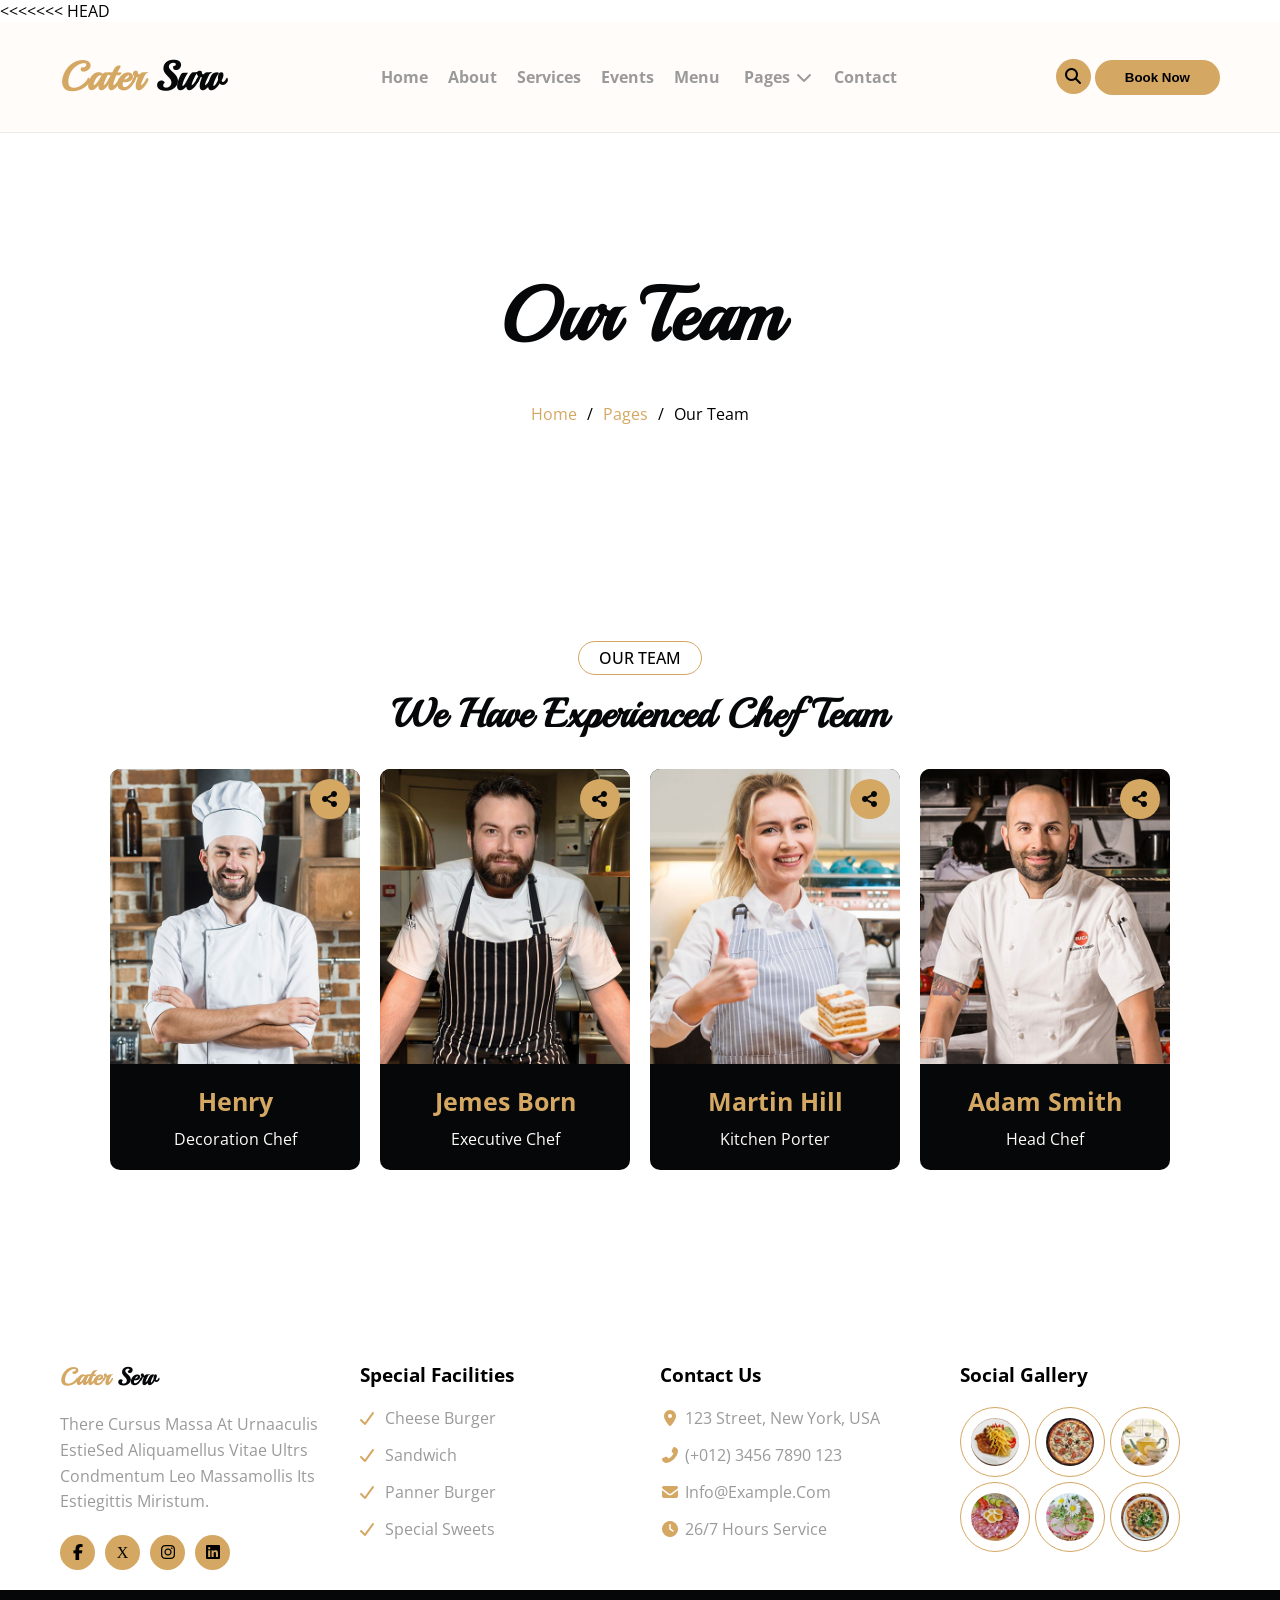
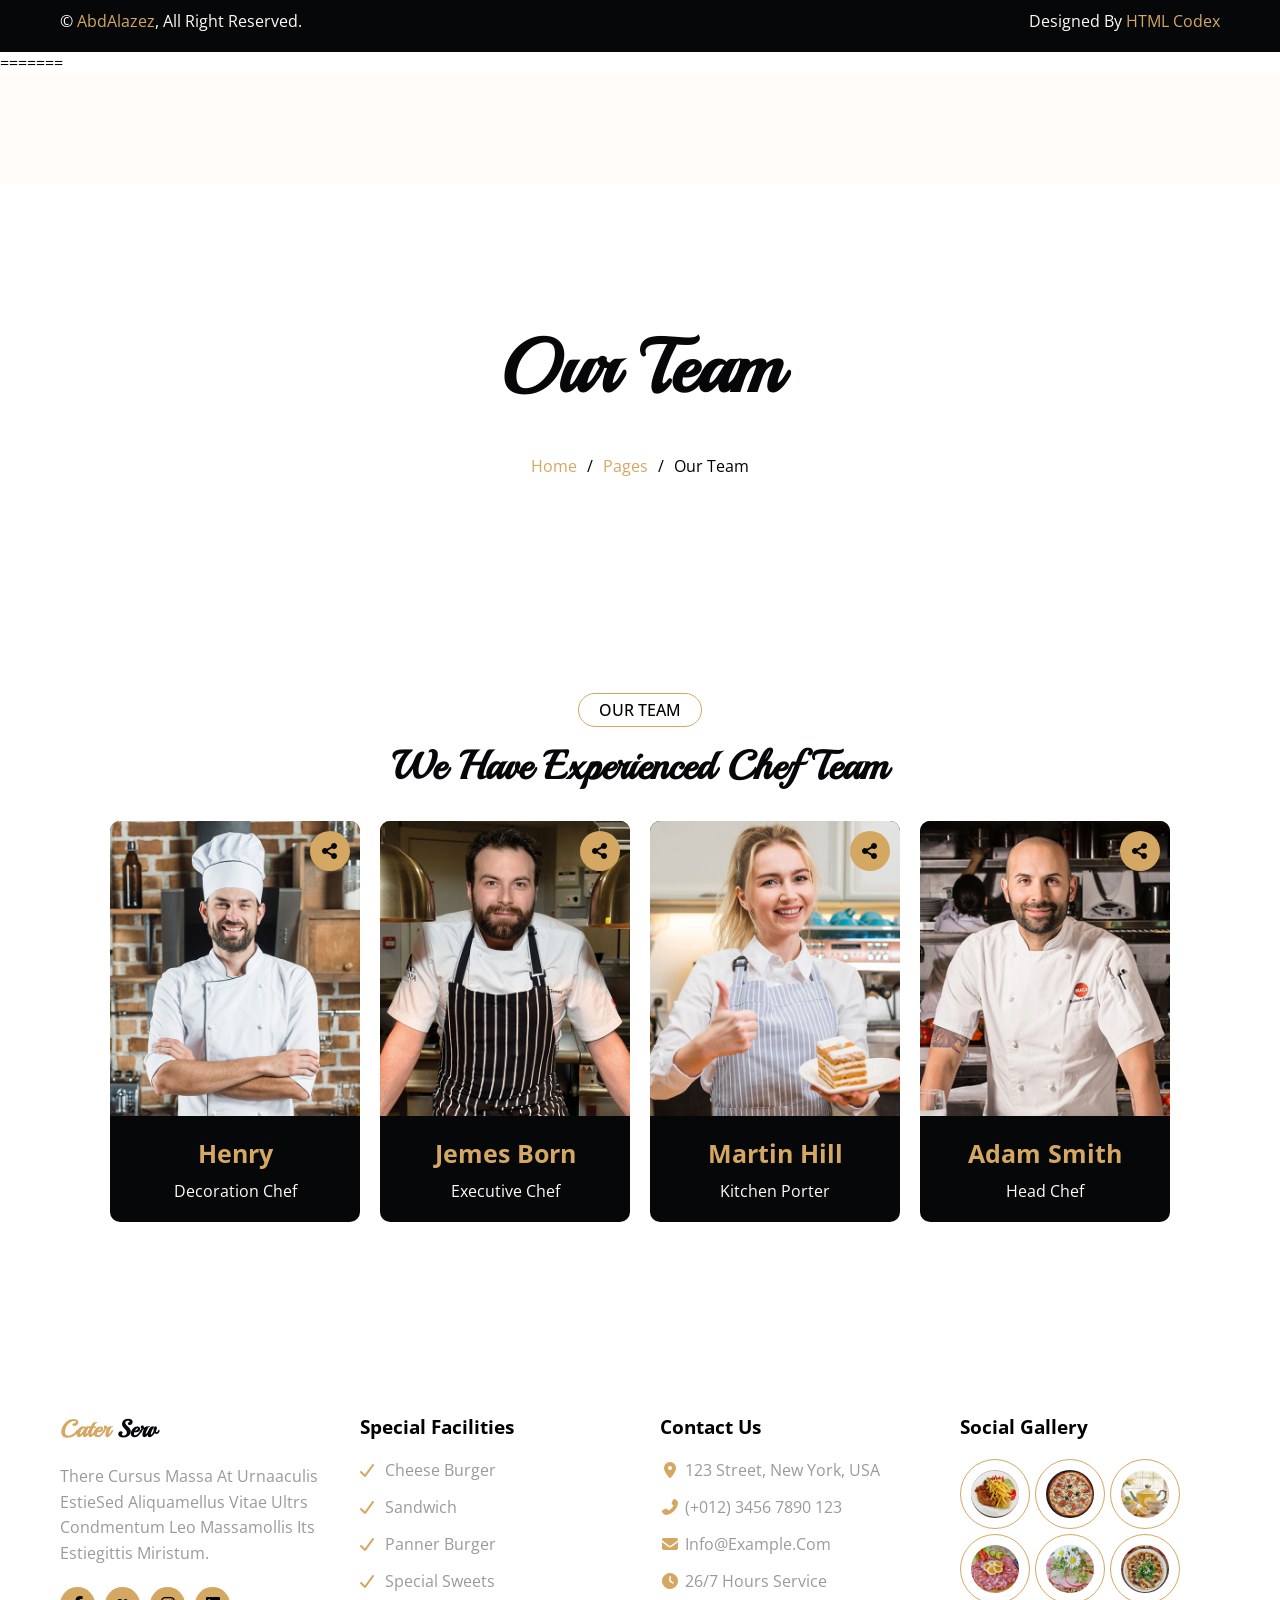
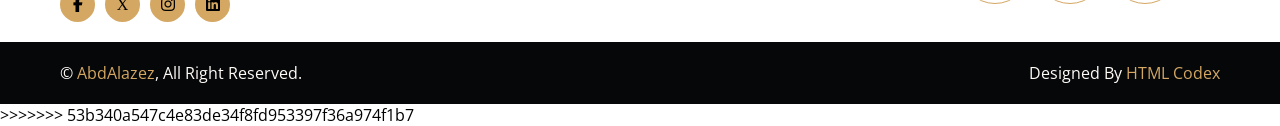
<file: team.html>
<<<<<<< HEAD
<!doctype html>
<html lang="en">
  <head>
    <meta charset="UTF-8" />
    <meta name="viewport" content="width=device-width, initial-scale=1.0" />
    <!-- google fonts -->
    <link rel="preconnect" href="https://fonts.googleapis.com" />
    <link rel="preconnect" href="https://fonts.gstatic.com" crossorigin />
    <link
      href="https://fonts.googleapis.com/css2?family=Open+Sans:ital,wght@0,300..800;1,300..800&family=Playball&display=swap"
      rel="stylesheet"
    />
    <!-- fontawesome -->
    <link rel="stylesheet" href="css/all.min.css" />
    <!-- global rules -->
    <link rel="stylesheet" href="css/global.css" />
    <!-- framework -->
    <link rel="stylesheet" href="css/framework.css" />
    <!-- home style -->
    <link rel="stylesheet" href="css/home.css" />
    <title>catering-services-website</title>
  </head>
  <body>
    <header>
      <div class="container flex-bt relative">
        <h2 class="c-primary">
          <a href="#">cater <span class="c-dark">surv</span></a>
        </h2>
        <i
          class="fa-solid fa-bars burger c-primary main-border rad-10 flx-center"
        ></i>
        <nav>
          <ul class="flex-bt gap-20">
            <li><a href="index.html" class="c-secondary f-bold">home</a></li>
            <li><a href="#" class="c-secondary f-bold">about</a></li>
            <li>
              <a href="services.html" class="c-secondary f-bold">services</a>
            </li>
            <li><a href="events.html" class="c-secondary f-bold">events</a></li>
            <li><a href="menu.html" class="c-secondary f-bold">menu</a></li>
            <li class="relative drop">
              <label for="menu">
                <input type="checkbox" name="menu" id="menu" />
                <a href="#" class="c-secondary f-bold"> pages </a>
                <i class="fa-solid fa-chevron-down c-secondary"></i>
                <ul
                  class="dropdown-menu absolute main-border rad-10 p-block none"
                >
                  <li><a href="booking.html">Booking</a></li>
                  <li><a href="blog.html">Our Blog</a></li>
                  <li><a href="team.html">Our Team</a></li>
                  <li><a href="testimonial.html">Testimonial</a></li>
                  <li><a href="error.html">404 Page</a></li>
                </ul>
              </label>
            </li>
            <li><a href="" class="c-secondary f-bold">contact</a></li>
          </ul>
        </nav>
        <div class="btns">
          <i class="fas fa-search flx-center bg-primary rad-half pointer"></i>
          <button class="btn-shape">book now</button>
        </div>
      </div>
    </header>

    <!-- landing -->
    <section class="landing sec-pd">
      <div class="container">
        <h1 class="t-center">our team</h1>
        <ul class="flx-center gap-10">
          <li><a href="index.html" class="c-primary">home</a></li>
          /
          <li><a href="#" class="c-primary">pages</a></li>
          /
          <li><a href="#">our team</a></li>
        </ul>
      </div>
    </section>
    <!-- end landing -->

    <!-- team -->
    <section class="team sec-pd">
      <div class="title">
        <span class="small-title">our team</span>
        <h2>We have experienced chef Team</h2>
      </div>
      <div class="container flx-responsive gap-20">
        <article class="over-hidden rad-10 bg-dark">
          <figure class="relative">
            <ul class="absolute">
              <li class="mb-10 rad-half flx-center bg-primary c-dark pointer">
                <i class="fas fa-share-alt"></i>
              </li>
              <li class="mb-10 rad-half flx-center bg-primary c-dark pointer">
                <i class="fab fa-twitter"></i>
              </li>
              <li class="mb-10 rad-half flx-center bg-primary c-dark pointer">
                <i class="fab fa-instagram"></i>
              </li>
              <li class="mb-10 rad-half flx-center bg-primary c-dark pointer">
                <i class="fab fa-facebook-f"></i>
              </li>
            </ul>
            <img src="img/team-1.jpg" alt="" />
          </figure>
          <div class="img-info t-center p-20">
            <p class="c-primary mb-10 f-bold">Henry</p>
            <span class="c-white">Decoration Chef</span>
          </div>
        </article>
        <article class="over-hidden rad-10 bg-dark">
          <figure class="relative">
            <ul class="absolute">
              <li class="mb-10 rad-half flx-center bg-primary c-dark pointer">
                <i class="fas fa-share-alt"></i>
              </li>
              <li class="mb-10 rad-half flx-center bg-primary c-dark pointer">
                <i class="fab fa-twitter"></i>
              </li>
              <li class="mb-10 rad-half flx-center bg-primary c-dark pointer">
                <i class="fab fa-instagram"></i>
              </li>
              <li class="mb-10 rad-half flx-center bg-primary c-dark pointer">
                <i class="fab fa-facebook-f"></i>
              </li>
            </ul>
            <img src="img/team-2.jpg" alt="" />
          </figure>
          <div class="img-info t-center p-20">
            <p class="c-primary mb-10 f-bold">Jemes Born</p>
            <span class="c-white">Executive Chef</span>
          </div>
        </article>
        <article class="over-hidden rad-10 bg-dark">
          <figure class="relative">
            <ul class="absolute">
              <li class="mb-10 rad-half flx-center bg-primary c-dark pointer">
                <i class="fas fa-share-alt"></i>
              </li>
              <li class="mb-10 rad-half flx-center bg-primary c-dark pointer">
                <i class="fab fa-twitter"></i>
              </li>
              <li class="mb-10 rad-half flx-center bg-primary c-dark pointer">
                <i class="fab fa-instagram"></i>
              </li>
              <li class="mb-10 rad-half flx-center bg-primary c-dark pointer">
                <i class="fab fa-facebook-f"></i>
              </li>
            </ul>
            <img src="img/team-3.jpg" alt="" />
          </figure>
          <div class="img-info t-center p-20">
            <p class="c-primary mb-10 f-bold">Martin Hill</p>
            <span class="c-white">Kitchen Porter</span>
          </div>
        </article>
        <article class="over-hidden rad-10 bg-dark">
          <figure class="relative">
            <ul class="absolute">
              <li class="mb-10 rad-half flx-center bg-primary c-dark pointer">
                <i class="fas fa-share-alt"></i>
              </li>
              <li class="mb-10 rad-half flx-center bg-primary c-dark pointer">
                <i class="fab fa-twitter"></i>
              </li>
              <li class="mb-10 rad-half flx-center bg-primary c-dark pointer">
                <i class="fab fa-instagram"></i>
              </li>
              <li class="mb-10 rad-half flx-center bg-primary c-dark pointer">
                <i class="fab fa-facebook-f"></i>
              </li>
            </ul>
            <img src="img/team-4.jpg" alt="" />
          </figure>
          <div class="img-info t-center p-20">
            <p class="c-primary mb-10 f-bold">adam smith</p>
            <span class="c-white">head chef</span>
          </div>
        </article>
      </div>
    </section>
    <!-- end team -->
    <!-- footer -->
    <footer>
      <div class="container main-footer grid gap-40">
        <div class="col-1">
          <h2><span class="c-primary">Cater</span> Serv</h2>
          <p class="c-secondary m-block-20">
            There cursus massa at urnaaculis estieSed aliquamellus vitae ultrs
            condmentum leo massamollis its estiegittis miristum.
          </p>
          <ul class="links flex align-center gap-10">
            <li>
              <a href=""
                ><i class="fab fa-facebook-f rad-half bg-primary flx-center"></i
              ></a>
            </li>
            <li>
              <a href=""
                ><i class="fab fa-x rad-half bg-primary flx-center"></i
              ></a>
            </li>
            <li>
              <a href=""
                ><i class="fab fa-instagram rad-half bg-primary flx-center"></i
              ></a>
            </li>
            <li>
              <a href=""
                ><i class="fab fa-linkedin rad-half bg-primary flx-center"></i
              ></a>
            </li>
          </ul>
        </div>
        <div class="col-2">
          <h3 class="mb-20">Special Facilities</h3>
          <ul>
            <li class="relative pl-25 mb-15 c-secondary pointer">
              Cheese Burger
            </li>
            <li class="relative pl-25 mb-15 c-secondary pointer">Sandwich</li>
            <li class="relative pl-25 mb-15 c-secondary pointer">
              Panner Burger
            </li>
            <li class="relative pl-25 mb-15 c-secondary pointer">
              Special Sweets
            </li>
          </ul>
        </div>
        <div class="col-3">
          <h3 class="mb-20">Contact Us</h3>
          <ul>
            <li class="relative pl-25 mb-15 c-secondary">
              <i class="fa fa-map-marker-alt c-primary absolute"></i>
              123 Street, New York, USA
            </li>
            <li class="relative pl-25 mb-15 c-secondary">
              <i class="fa fa-phone-alt c-primary absolute"></i>
              (+012) 3456 7890 123
            </li>
            <li class="relative pl-25 mb-15 c-secondary">
              <i class="fas fa-envelope c-primary absolute"></i>info@example.com
            </li>
            <li class="relative pl-25 mb-15 c-secondary">
              <i class="fa fa-clock c-primary absolute"></i>26/7 Hours Service
            </li>
          </ul>
        </div>
        <div class="col-4">
          <h3 class="mb-20">social gallery</h3>
          <div class="imgs flex align-center gap-5 wrap">
            <img src="img/menu-01.jpg" class="rad-half p-10" />
            <img src="img/menu-02.jpg" class="rad-half p-10" />
            <img src="img/menu-03.jpg" class="rad-half p-10" />
            <img src="img/menu-04.jpg" class="rad-half p-10" />
            <img src="img/menu-05.jpg" class="rad-half p-10" />
            <img src="img/menu-06.jpg" class="rad-half p-10" />
          </div>
        </div>
      </div>
      <div class="footer-footer bg-dark mt-20">
        <div class="container c-white flex-bt p-block-20 wrap gap-20">
          <p>
            &copy;
            <a href="https://www.linkedin.com/in/abdAlazez10" class="c-primary"
              >abdAlazez</a
            >, All right reserved.
          </p>
          <p>
            Designed By
            <a href="https://htmlcodex.com/" class="c-primary">HTML Codex</a>
          </p>
        </div>
      </div>
    </footer>
  </body>
</html>
=======
<!doctype html>
<html lang="en">
  <head>
    <meta charset="UTF-8" />
    <meta name="viewport" content="width=device-width, initial-scale=1.0" />
    <!-- google fonts -->
    <link rel="preconnect" href="https://fonts.googleapis.com" />
    <link rel="preconnect" href="https://fonts.gstatic.com" crossorigin />
    <link
      href="https://fonts.googleapis.com/css2?family=Open+Sans:ital,wght@0,300..800;1,300..800&family=Playball&display=swap"
      rel="stylesheet"
    />
    <!-- fontawesome -->
    <link rel="stylesheet" href="css/all.min.css" />
    <!-- global rules -->
    <link rel="stylesheet" href="css/global.css" />
    <!-- framework -->
    <link rel="stylesheet" href="css/framework.css" />
    <!-- home style -->
    <link rel="stylesheet" href="css/home.css" />
    <title>catering-services-website</title>
  </head>
  <body>
    <header>
      <div class="container flex-bt relative">
        <h2 class="c-primary">
          <a href="#">cater <span class="c-dark">surv</span></a>
        </h2>
        <i
          class="fa-solid fa-bars burger c-primary main-border rad-10 flx-center"
        ></i>
        <nav>
          <ul class="flex-bt gap-20">
            <li><a href="index.html" class="c-secondary f-bold">home</a></li>
            <li><a href="#" class="c-secondary f-bold">about</a></li>
            <li>
              <a href="services.html" class="c-secondary f-bold">services</a>
            </li>
            <li><a href="events.html" class="c-secondary f-bold">events</a></li>
            <li><a href="menu.html" class="c-secondary f-bold">menu</a></li>
            <li class="relative drop">
              <label for="menu">
                <input type="checkbox" name="menu" id="menu" />
                <a href="#" class="c-secondary f-bold"> pages </a>
                <i class="fa-solid fa-chevron-down c-secondary"></i>
                <ul
                  class="dropdown-menu absolute main-border rad-10 p-block none"
                >
                  <li><a href="booking.html">Booking</a></li>
                  <li><a href="blog.html">Our Blog</a></li>
                  <li><a href="team.html">Our Team</a></li>
                  <li><a href="testimonial.html">Testimonial</a></li>
                  <li><a href="error.html">404 Page</a></li>
                </ul>
              </label>
            </li>
            <li><a href="" class="c-secondary f-bold">contact</a></li>
          </ul>
        </nav>
        <div class="btns">
          <i class="fas fa-search flx-center bg-primary rad-half pointer"></i>
          <button class="btn-shape">book now</button>
        </div>
      </div>
    </header>

    <!-- landing -->
    <section class="landing sec-pd">
      <div class="container">
        <h1 class="t-center">our team</h1>
        <ul class="flx-center gap-10">
          <li><a href="index.html" class="c-primary">home</a></li>
          /
          <li><a href="#" class="c-primary">pages</a></li>
          /
          <li><a href="#">our team</a></li>
        </ul>
      </div>
    </section>
    <!-- end landing -->

    <!-- team -->
    <section class="team sec-pd">
      <div class="title">
        <span class="small-title">our team</span>
        <h2>We have experienced chef Team</h2>
      </div>
      <div class="container flx-responsive gap-20">
        <article class="over-hidden rad-10 bg-dark">
          <figure class="relative">
            <ul class="absolute">
              <li class="mb-10 rad-half flx-center bg-primary c-dark pointer">
                <i class="fas fa-share-alt"></i>
              </li>
              <li class="mb-10 rad-half flx-center bg-primary c-dark pointer">
                <i class="fab fa-twitter"></i>
              </li>
              <li class="mb-10 rad-half flx-center bg-primary c-dark pointer">
                <i class="fab fa-instagram"></i>
              </li>
              <li class="mb-10 rad-half flx-center bg-primary c-dark pointer">
                <i class="fab fa-facebook-f"></i>
              </li>
            </ul>
            <img src="img/team-1.jpg" alt="" />
          </figure>
          <div class="img-info t-center p-20">
            <p class="c-primary mb-10 f-bold">Henry</p>
            <span class="c-white">Decoration Chef</span>
          </div>
        </article>
        <article class="over-hidden rad-10 bg-dark">
          <figure class="relative">
            <ul class="absolute">
              <li class="mb-10 rad-half flx-center bg-primary c-dark pointer">
                <i class="fas fa-share-alt"></i>
              </li>
              <li class="mb-10 rad-half flx-center bg-primary c-dark pointer">
                <i class="fab fa-twitter"></i>
              </li>
              <li class="mb-10 rad-half flx-center bg-primary c-dark pointer">
                <i class="fab fa-instagram"></i>
              </li>
              <li class="mb-10 rad-half flx-center bg-primary c-dark pointer">
                <i class="fab fa-facebook-f"></i>
              </li>
            </ul>
            <img src="img/team-2.jpg" alt="" />
          </figure>
          <div class="img-info t-center p-20">
            <p class="c-primary mb-10 f-bold">Jemes Born</p>
            <span class="c-white">Executive Chef</span>
          </div>
        </article>
        <article class="over-hidden rad-10 bg-dark">
          <figure class="relative">
            <ul class="absolute">
              <li class="mb-10 rad-half flx-center bg-primary c-dark pointer">
                <i class="fas fa-share-alt"></i>
              </li>
              <li class="mb-10 rad-half flx-center bg-primary c-dark pointer">
                <i class="fab fa-twitter"></i>
              </li>
              <li class="mb-10 rad-half flx-center bg-primary c-dark pointer">
                <i class="fab fa-instagram"></i>
              </li>
              <li class="mb-10 rad-half flx-center bg-primary c-dark pointer">
                <i class="fab fa-facebook-f"></i>
              </li>
            </ul>
            <img src="img/team-3.jpg" alt="" />
          </figure>
          <div class="img-info t-center p-20">
            <p class="c-primary mb-10 f-bold">Martin Hill</p>
            <span class="c-white">Kitchen Porter</span>
          </div>
        </article>
        <article class="over-hidden rad-10 bg-dark">
          <figure class="relative">
            <ul class="absolute">
              <li class="mb-10 rad-half flx-center bg-primary c-dark pointer">
                <i class="fas fa-share-alt"></i>
              </li>
              <li class="mb-10 rad-half flx-center bg-primary c-dark pointer">
                <i class="fab fa-twitter"></i>
              </li>
              <li class="mb-10 rad-half flx-center bg-primary c-dark pointer">
                <i class="fab fa-instagram"></i>
              </li>
              <li class="mb-10 rad-half flx-center bg-primary c-dark pointer">
                <i class="fab fa-facebook-f"></i>
              </li>
            </ul>
            <img src="img/team-4.jpg" alt="" />
          </figure>
          <div class="img-info t-center p-20">
            <p class="c-primary mb-10 f-bold">adam smith</p>
            <span class="c-white">head chef</span>
          </div>
        </article>
      </div>
    </section>
    <!-- end team -->
    <!-- footer -->
    <footer>
      <div class="container main-footer grid gap-40">
        <div class="col-1">
          <h2><span class="c-primary">Cater</span> Serv</h2>
          <p class="c-secondary m-block-20">
            There cursus massa at urnaaculis estieSed aliquamellus vitae ultrs
            condmentum leo massamollis its estiegittis miristum.
          </p>
          <ul class="links flex align-center gap-10">
            <li>
              <a href=""
                ><i class="fab fa-facebook-f rad-half bg-primary flx-center"></i
              ></a>
            </li>
            <li>
              <a href=""
                ><i class="fab fa-x rad-half bg-primary flx-center"></i
              ></a>
            </li>
            <li>
              <a href=""
                ><i class="fab fa-instagram rad-half bg-primary flx-center"></i
              ></a>
            </li>
            <li>
              <a href=""
                ><i class="fab fa-linkedin rad-half bg-primary flx-center"></i
              ></a>
            </li>
          </ul>
        </div>
        <div class="col-2">
          <h3 class="mb-20">Special Facilities</h3>
          <ul>
            <li class="relative pl-25 mb-15 c-secondary pointer">
              Cheese Burger
            </li>
            <li class="relative pl-25 mb-15 c-secondary pointer">Sandwich</li>
            <li class="relative pl-25 mb-15 c-secondary pointer">
              Panner Burger
            </li>
            <li class="relative pl-25 mb-15 c-secondary pointer">
              Special Sweets
            </li>
          </ul>
        </div>
        <div class="col-3">
          <h3 class="mb-20">Contact Us</h3>
          <ul>
            <li class="relative pl-25 mb-15 c-secondary">
              <i class="fa fa-map-marker-alt c-primary absolute"></i>
              123 Street, New York, USA
            </li>
            <li class="relative pl-25 mb-15 c-secondary">
              <i class="fa fa-phone-alt c-primary absolute"></i>
              (+012) 3456 7890 123
            </li>
            <li class="relative pl-25 mb-15 c-secondary">
              <i class="fas fa-envelope c-primary absolute"></i>info@example.com
            </li>
            <li class="relative pl-25 mb-15 c-secondary">
              <i class="fa fa-clock c-primary absolute"></i>26/7 Hours Service
            </li>
          </ul>
        </div>
        <div class="col-4">
          <h3 class="mb-20">social gallery</h3>
          <div class="imgs flex align-center gap-5 wrap">
            <img src="img/menu-01.jpg" class="rad-half p-10" />
            <img src="img/menu-02.jpg" class="rad-half p-10" />
            <img src="img/menu-03.jpg" class="rad-half p-10" />
            <img src="img/menu-04.jpg" class="rad-half p-10" />
            <img src="img/menu-05.jpg" class="rad-half p-10" />
            <img src="img/menu-06.jpg" class="rad-half p-10" />
          </div>
        </div>
      </div>
      <div class="footer-footer bg-dark mt-20">
        <div class="container c-white flex-bt p-block-20 wrap gap-20">
          <p>
            &copy;
            <a href="https://www.linkedin.com/in/abdAlazez10" class="c-primary"
              >abdAlazez</a
            >, All right reserved.
          </p>
          <p>
            Designed By
            <a href="https://htmlcodex.com/" class="c-primary">HTML Codex</a>
          </p>
        </div>
      </div>
    </footer>
  </body>
</html>
>>>>>>> 53b340a547c4e83de34f8fd953397f36a974f1b7
</file>
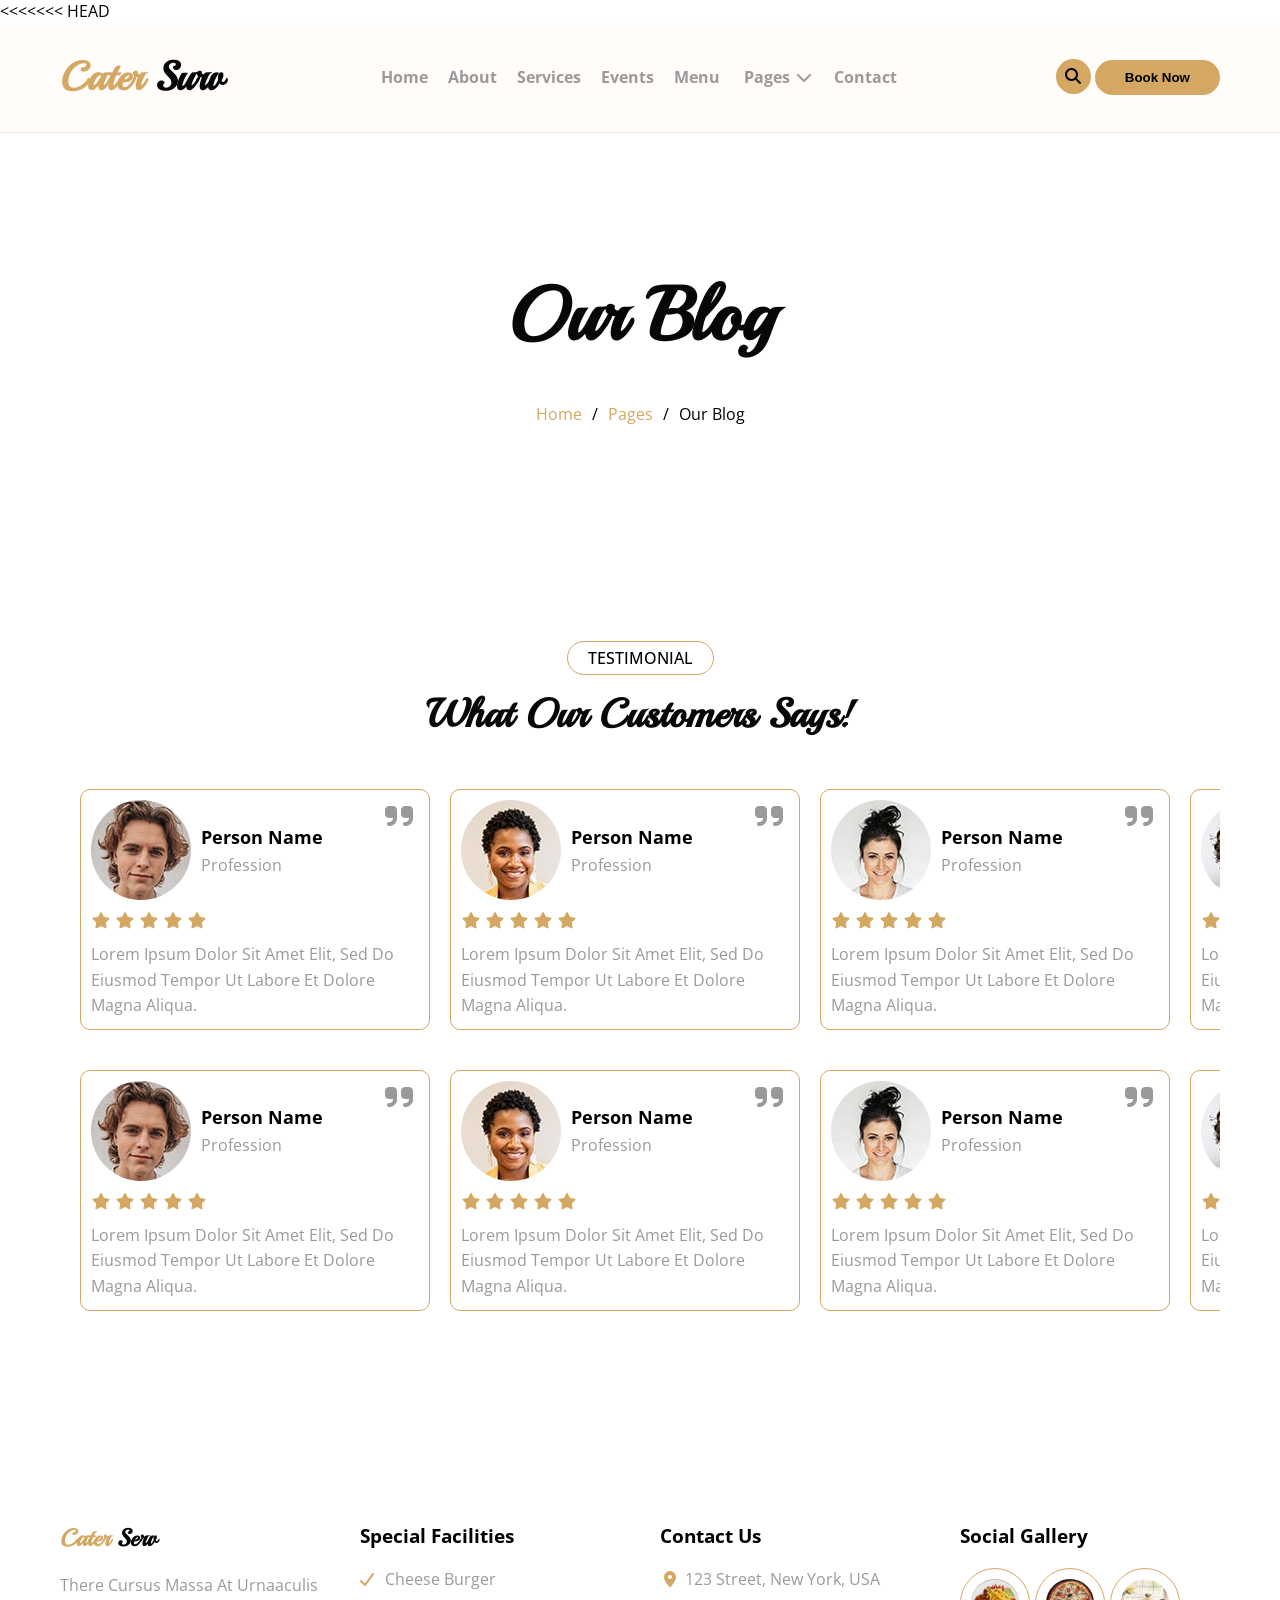
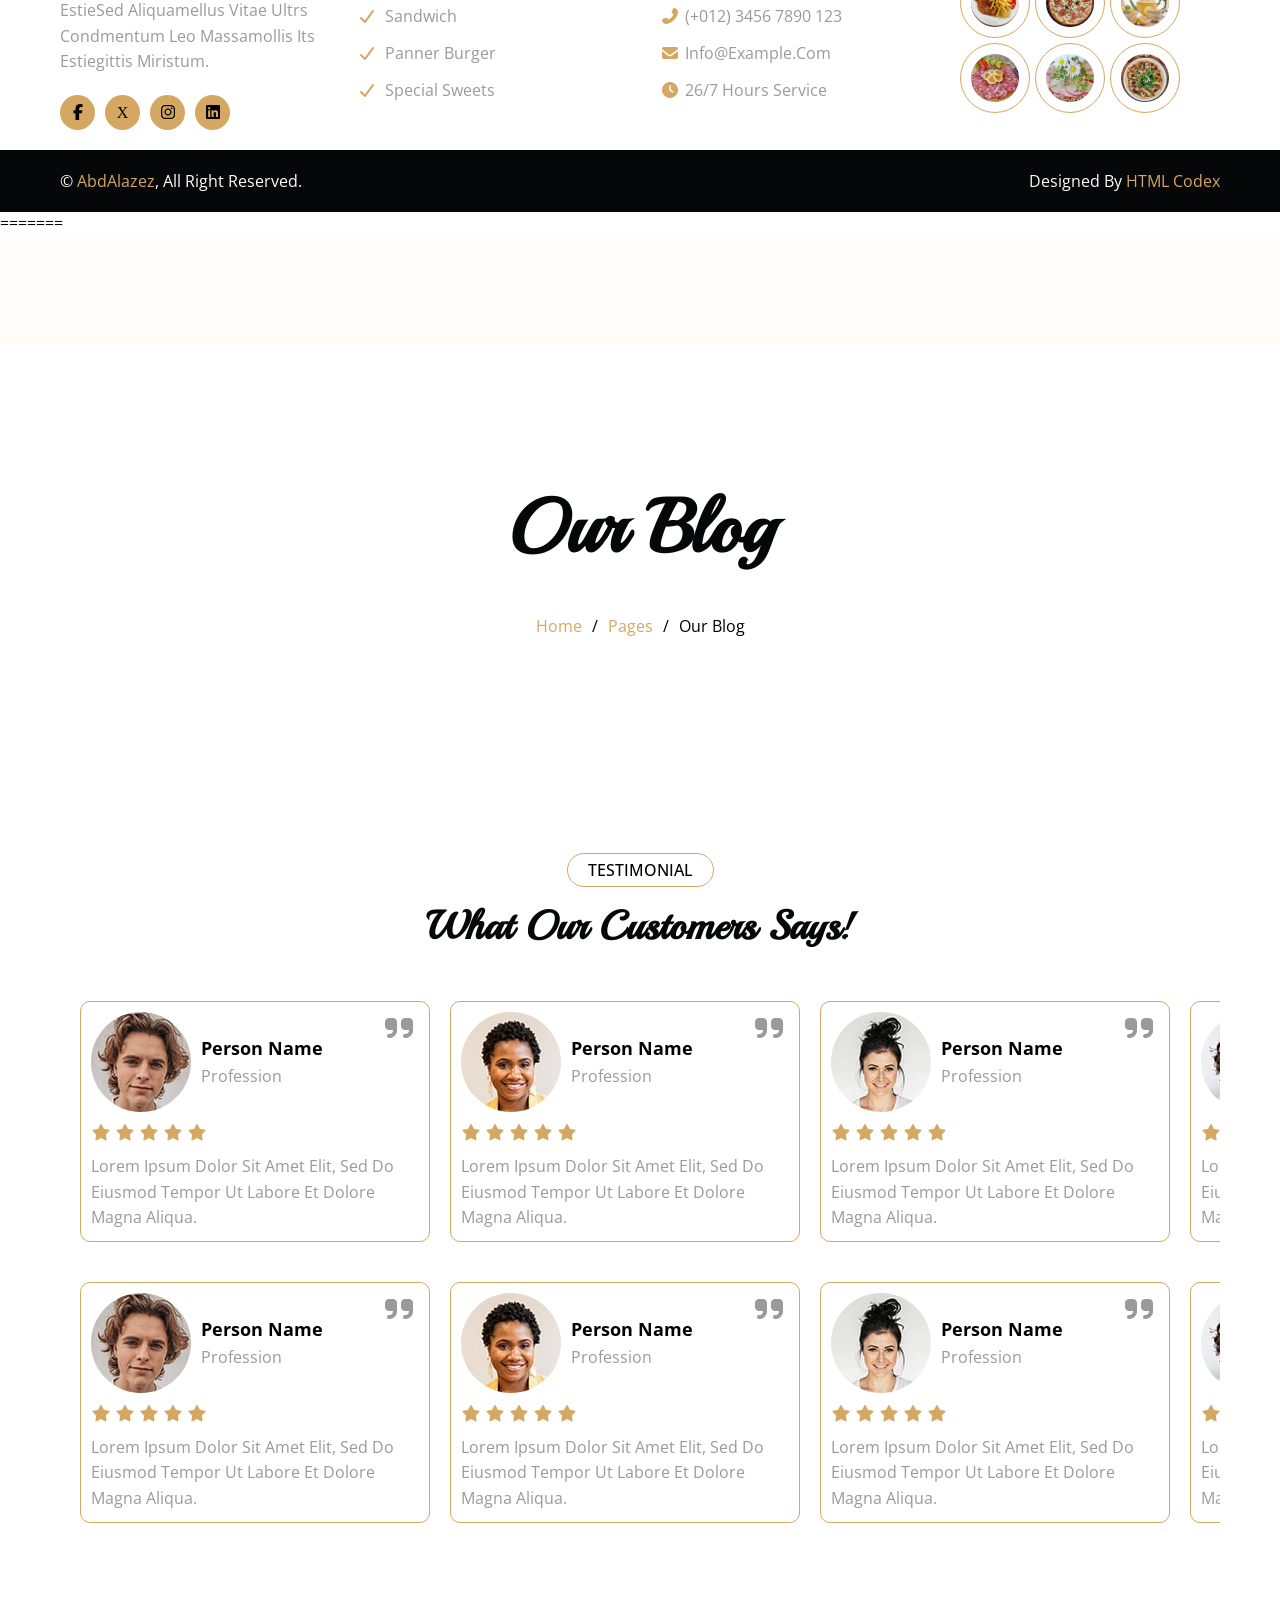
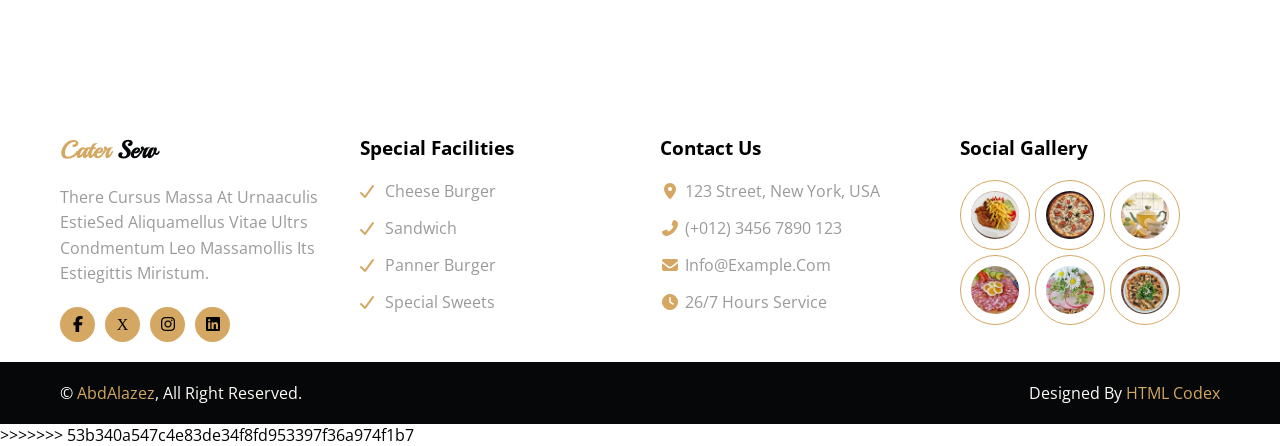
<file: testimonial.html>
<<<<<<< HEAD
<!doctype html>
<html lang="en">
  <head>
    <meta charset="UTF-8" />
    <meta name="viewport" content="width=device-width, initial-scale=1.0" />
    <!-- google fonts -->
    <link rel="preconnect" href="https://fonts.googleapis.com" />
    <link rel="preconnect" href="https://fonts.gstatic.com" crossorigin />
    <link
      href="https://fonts.googleapis.com/css2?family=Open+Sans:ital,wght@0,300..800;1,300..800&family=Playball&display=swap"
      rel="stylesheet"
    />
    <!-- fontawesome -->
    <link rel="stylesheet" href="css/all.min.css" />
    <!-- global rules -->
    <link rel="stylesheet" href="css/global.css" />
    <!-- framework -->
    <link rel="stylesheet" href="css/framework.css" />
    <!-- home style -->
    <link rel="stylesheet" href="css/home.css" />
    <title>catering-services-website</title>
  </head>
  <body>
    <header>
      <div class="container flex-bt relative">
        <h2 class="c-primary">
          <a href="#">cater <span class="c-dark">surv</span></a>
        </h2>
        <i
          class="fa-solid fa-bars burger c-primary main-border rad-10 flx-center"
        ></i>
        <nav>
          <ul class="flex-bt gap-20">
            <li><a href="index.html" class="c-secondary f-bold">home</a></li>
            <li><a href="#" class="c-secondary f-bold">about</a></li>
            <li>
              <a href="services.html" class="c-secondary f-bold">services</a>
            </li>
            <li><a href="events.html" class="c-secondary f-bold">events</a></li>
            <li><a href="menu.html" class="c-secondary f-bold">menu</a></li>
            <li class="relative drop">
              <label for="menu">
                <input type="checkbox" name="menu" id="menu" />
                <a href="#" class="c-secondary f-bold"> pages </a>
                <i class="fa-solid fa-chevron-down c-secondary"></i>
                <ul
                  class="dropdown-menu absolute main-border rad-10 p-block none"
                >
                  <li><a href="booking.html">Booking</a></li>
                  <li><a href="blog.html">Our Blog</a></li>
                  <li><a href="team.html">Our Team</a></li>
                  <li><a href="testimonial.html">Testimonial</a></li>
                  <li><a href="error.html">404 Page</a></li>
                </ul>
              </label>
            </li>
            <li><a href="" class="c-secondary f-bold">contact</a></li>
          </ul>
        </nav>
        <div class="btns">
          <i class="fas fa-search flx-center bg-primary rad-half pointer"></i>
          <button class="btn-shape">book now</button>
        </div>
      </div>
    </header>
    <section class="landing sec-pd">
      <div class="container">
        <h1 class="t-center">our blog</h1>
        <ul class="flx-center gap-10">
          <li><a href="index.html" class="c-primary">home</a></li>
          /
          <li><a href="#" class="c-primary">pages</a></li>
          /
          <li><a href="#">our blog</a></li>
        </ul>
      </div>
    </section>
    <!-- testimonial -->
    <div class="testimonial sec-pd">
      <div class="title">
        <span class="small-title">Testimonial</span>
        <h2>What Our Customers says!</h2>
      </div>
      <div class="container">
        <div class="scroll to-right flex align-center gap-20 p-20">
          <article class="p-10 rad-10 relative">
            <i class="fa fa-quote-right absolute fa-2x c-secondary"></i>
            <div class="info flex gap-10 align-center">
              <img src="img/testimonial-1.jpg" class="rad-half" />
              <div class="img-info">
                <p class="f-bold mb-5">person name</p>
                <span class="c-secondary">profession</span>
              </div>
            </div>
            <div class="stars c-primary m-block">
              <i class="fas fa-star"></i>
              <i class="fas fa-star"></i>
              <i class="fas fa-star"></i>
              <i class="fas fa-star"></i>
              <i class="fas fa-star"></i>
            </div>
            <div class="about c-secondary">
              <p>
                Lorem ipsum dolor sit amet elit, sed do eiusmod tempor ut labore
                et dolore magna aliqua.
              </p>
            </div>
          </article>
          <article class="p-10 rad-10 relative">
            <i class="fa fa-quote-right absolute fa-2x c-secondary"></i>
            <div class="info flex gap-10 align-center">
              <img src="img/testimonial-2.jpg" class="rad-half" />
              <div class="img-info">
                <p class="f-bold mb-5">person name</p>
                <span class="c-secondary">profession</span>
              </div>
            </div>
            <div class="stars c-primary m-block">
              <i class="fas fa-star"></i>
              <i class="fas fa-star"></i>
              <i class="fas fa-star"></i>
              <i class="fas fa-star"></i>
              <i class="fas fa-star"></i>
            </div>
            <div class="about c-secondary">
              <p>
                Lorem ipsum dolor sit amet elit, sed do eiusmod tempor ut labore
                et dolore magna aliqua.
              </p>
            </div>
          </article>
          <article class="p-10 rad-10 relative">
            <i class="fa fa-quote-right absolute fa-2x c-secondary"></i>
            <div class="info flex gap-10 align-center">
              <img src="img/testimonial-3.jpg" class="rad-half" />
              <div class="img-info">
                <p class="f-bold mb-5">person name</p>
                <span class="c-secondary">profession</span>
              </div>
            </div>
            <div class="stars c-primary m-block">
              <i class="fas fa-star"></i>
              <i class="fas fa-star"></i>
              <i class="fas fa-star"></i>
              <i class="fas fa-star"></i>
              <i class="fas fa-star"></i>
            </div>
            <div class="about c-secondary">
              <p>
                Lorem ipsum dolor sit amet elit, sed do eiusmod tempor ut labore
                et dolore magna aliqua.
              </p>
            </div>
          </article>
          <article class="p-10 rad-10 relative">
            <i class="fa fa-quote-right absolute fa-2x c-secondary"></i>
            <div class="info flex gap-10 align-center">
              <img src="img/testimonial-4.jpg" class="rad-half" />
              <div class="img-info">
                <p class="f-bold mb-5">person name</p>
                <span class="c-secondary">profession</span>
              </div>
            </div>
            <div class="stars c-primary m-block">
              <i class="fas fa-star"></i>
              <i class="fas fa-star"></i>
              <i class="fas fa-star"></i>
              <i class="fas fa-star"></i>
              <i class="fas fa-star"></i>
            </div>
            <div class="about c-secondary">
              <p>
                Lorem ipsum dolor sit amet elit, sed do eiusmod tempor ut labore
                et dolore magna aliqua.
              </p>
            </div>
          </article>
        </div>
        <div class="scroll to-left flex align-center gap-20 p-20">
          <article class="p-10 rad-10 relative">
            <i class="fa fa-quote-right absolute fa-2x c-secondary"></i>
            <div class="info flex gap-10 align-center">
              <img src="img/testimonial-1.jpg" class="rad-half" />
              <div class="img-info">
                <p class="f-bold mb-5">person name</p>
                <span class="c-secondary">profession</span>
              </div>
            </div>
            <div class="stars c-primary m-block">
              <i class="fas fa-star"></i>
              <i class="fas fa-star"></i>
              <i class="fas fa-star"></i>
              <i class="fas fa-star"></i>
              <i class="fas fa-star"></i>
            </div>
            <div class="about c-secondary">
              <p>
                Lorem ipsum dolor sit amet elit, sed do eiusmod tempor ut labore
                et dolore magna aliqua.
              </p>
            </div>
          </article>
          <article class="p-10 rad-10 relative">
            <i class="fa fa-quote-right absolute fa-2x c-secondary"></i>
            <div class="info flex gap-10 align-center">
              <img src="img/testimonial-2.jpg" class="rad-half" />
              <div class="img-info">
                <p class="f-bold mb-5">person name</p>
                <span class="c-secondary">profession</span>
              </div>
            </div>
            <div class="stars c-primary m-block">
              <i class="fas fa-star"></i>
              <i class="fas fa-star"></i>
              <i class="fas fa-star"></i>
              <i class="fas fa-star"></i>
              <i class="fas fa-star"></i>
            </div>
            <div class="about c-secondary">
              <p>
                Lorem ipsum dolor sit amet elit, sed do eiusmod tempor ut labore
                et dolore magna aliqua.
              </p>
            </div>
          </article>
          <article class="p-10 rad-10 relative">
            <i class="fa fa-quote-right absolute fa-2x c-secondary"></i>
            <div class="info flex gap-10 align-center">
              <img src="img/testimonial-3.jpg" class="rad-half" />
              <div class="img-info">
                <p class="f-bold mb-5">person name</p>
                <span class="c-secondary">profession</span>
              </div>
            </div>
            <div class="stars c-primary m-block">
              <i class="fas fa-star"></i>
              <i class="fas fa-star"></i>
              <i class="fas fa-star"></i>
              <i class="fas fa-star"></i>
              <i class="fas fa-star"></i>
            </div>
            <div class="about c-secondary">
              <p>
                Lorem ipsum dolor sit amet elit, sed do eiusmod tempor ut labore
                et dolore magna aliqua.
              </p>
            </div>
          </article>
          <article class="p-10 rad-10 relative">
            <i class="fa fa-quote-right absolute fa-2x c-secondary"></i>
            <div class="info flex gap-10 align-center">
              <img src="img/testimonial-4.jpg" class="rad-half" />
              <div class="img-info">
                <p class="f-bold mb-5">person name</p>
                <span class="c-secondary">profession</span>
              </div>
            </div>
            <div class="stars c-primary m-block">
              <i class="fas fa-star"></i>
              <i class="fas fa-star"></i>
              <i class="fas fa-star"></i>
              <i class="fas fa-star"></i>
              <i class="fas fa-star"></i>
            </div>
            <div class="about c-secondary">
              <p>
                Lorem ipsum dolor sit amet elit, sed do eiusmod tempor ut labore
                et dolore magna aliqua.
              </p>
            </div>
          </article>
        </div>
      </div>
    </div>
    <!-- end testimonial -->
    <footer>
      <div class="container main-footer grid gap-40">
        <div class="col-1">
          <h2><span class="c-primary">Cater</span> Serv</h2>
          <p class="c-secondary m-block-20">
            There cursus massa at urnaaculis estieSed aliquamellus vitae ultrs
            condmentum leo massamollis its estiegittis miristum.
          </p>
          <ul class="links flex align-center gap-10">
            <li>
              <a href=""
                ><i class="fab fa-facebook-f rad-half bg-primary flx-center"></i
              ></a>
            </li>
            <li>
              <a href=""
                ><i class="fab fa-x rad-half bg-primary flx-center"></i
              ></a>
            </li>
            <li>
              <a href=""
                ><i class="fab fa-instagram rad-half bg-primary flx-center"></i
              ></a>
            </li>
            <li>
              <a href=""
                ><i class="fab fa-linkedin rad-half bg-primary flx-center"></i
              ></a>
            </li>
          </ul>
        </div>
        <div class="col-2">
          <h3 class="mb-20">Special Facilities</h3>
          <ul>
            <li class="relative pl-25 mb-15 c-secondary pointer">
              Cheese Burger
            </li>
            <li class="relative pl-25 mb-15 c-secondary pointer">Sandwich</li>
            <li class="relative pl-25 mb-15 c-secondary pointer">
              Panner Burger
            </li>
            <li class="relative pl-25 mb-15 c-secondary pointer">
              Special Sweets
            </li>
          </ul>
        </div>
        <div class="col-3">
          <h3 class="mb-20">Contact Us</h3>
          <ul>
            <li class="relative pl-25 mb-15 c-secondary">
              <i class="fa fa-map-marker-alt c-primary absolute"></i>
              123 Street, New York, USA
            </li>
            <li class="relative pl-25 mb-15 c-secondary">
              <i class="fa fa-phone-alt c-primary absolute"></i>
              (+012) 3456 7890 123
            </li>
            <li class="relative pl-25 mb-15 c-secondary">
              <i class="fas fa-envelope c-primary absolute"></i>info@example.com
            </li>
            <li class="relative pl-25 mb-15 c-secondary">
              <i class="fa fa-clock c-primary absolute"></i>26/7 Hours Service
            </li>
          </ul>
        </div>
        <div class="col-4">
          <h3 class="mb-20">social gallery</h3>
          <div class="imgs flex align-center gap-5 wrap">
            <img src="img/menu-01.jpg" class="rad-half p-10" />
            <img src="img/menu-02.jpg" class="rad-half p-10" />
            <img src="img/menu-03.jpg" class="rad-half p-10" />
            <img src="img/menu-04.jpg" class="rad-half p-10" />
            <img src="img/menu-05.jpg" class="rad-half p-10" />
            <img src="img/menu-06.jpg" class="rad-half p-10" />
          </div>
        </div>
      </div>
      <div class="footer-footer bg-dark mt-20">
        <div class="container c-white flex-bt p-block-20 wrap gap-20">
          <p>
            &copy;
            <a href="https://www.linkedin.com/in/abdAlazez10" class="c-primary"
              >abdAlazez</a
            >, All right reserved.
          </p>
          <p>
            Designed By
            <a href="https://htmlcodex.com/" class="c-primary">HTML Codex</a>
          </p>
        </div>
      </div>
    </footer>
=======
<!doctype html>
<html lang="en">
  <head>
    <meta charset="UTF-8" />
    <meta name="viewport" content="width=device-width, initial-scale=1.0" />
    <!-- google fonts -->
    <link rel="preconnect" href="https://fonts.googleapis.com" />
    <link rel="preconnect" href="https://fonts.gstatic.com" crossorigin />
    <link
      href="https://fonts.googleapis.com/css2?family=Open+Sans:ital,wght@0,300..800;1,300..800&family=Playball&display=swap"
      rel="stylesheet"
    />
    <!-- fontawesome -->
    <link rel="stylesheet" href="css/all.min.css" />
    <!-- global rules -->
    <link rel="stylesheet" href="css/global.css" />
    <!-- framework -->
    <link rel="stylesheet" href="css/framework.css" />
    <!-- home style -->
    <link rel="stylesheet" href="css/home.css" />
    <title>catering-services-website</title>
  </head>
  <body>
    <header>
      <div class="container flex-bt relative">
        <h2 class="c-primary">
          <a href="#">cater <span class="c-dark">surv</span></a>
        </h2>
        <i
          class="fa-solid fa-bars burger c-primary main-border rad-10 flx-center"
        ></i>
        <nav>
          <ul class="flex-bt gap-20">
            <li><a href="index.html" class="c-secondary f-bold">home</a></li>
            <li><a href="#" class="c-secondary f-bold">about</a></li>
            <li>
              <a href="services.html" class="c-secondary f-bold">services</a>
            </li>
            <li><a href="events.html" class="c-secondary f-bold">events</a></li>
            <li><a href="menu.html" class="c-secondary f-bold">menu</a></li>
            <li class="relative drop">
              <label for="menu">
                <input type="checkbox" name="menu" id="menu" />
                <a href="#" class="c-secondary f-bold"> pages </a>
                <i class="fa-solid fa-chevron-down c-secondary"></i>
                <ul
                  class="dropdown-menu absolute main-border rad-10 p-block none"
                >
                  <li><a href="booking.html">Booking</a></li>
                  <li><a href="blog.html">Our Blog</a></li>
                  <li><a href="team.html">Our Team</a></li>
                  <li><a href="testimonial.html">Testimonial</a></li>
                  <li><a href="error.html">404 Page</a></li>
                </ul>
              </label>
            </li>
            <li><a href="" class="c-secondary f-bold">contact</a></li>
          </ul>
        </nav>
        <div class="btns">
          <i class="fas fa-search flx-center bg-primary rad-half pointer"></i>
          <button class="btn-shape">book now</button>
        </div>
      </div>
    </header>
    <section class="landing sec-pd">
      <div class="container">
        <h1 class="t-center">our blog</h1>
        <ul class="flx-center gap-10">
          <li><a href="index.html" class="c-primary">home</a></li>
          /
          <li><a href="#" class="c-primary">pages</a></li>
          /
          <li><a href="#">our blog</a></li>
        </ul>
      </div>
    </section>
    <!-- testimonial -->
    <div class="testimonial sec-pd">
      <div class="title">
        <span class="small-title">Testimonial</span>
        <h2>What Our Customers says!</h2>
      </div>
      <div class="container">
        <div class="scroll to-right flex align-center gap-20 p-20">
          <article class="p-10 rad-10 relative">
            <i class="fa fa-quote-right absolute fa-2x c-secondary"></i>
            <div class="info flex gap-10 align-center">
              <img src="img/testimonial-1.jpg" class="rad-half" />
              <div class="img-info">
                <p class="f-bold mb-5">person name</p>
                <span class="c-secondary">profession</span>
              </div>
            </div>
            <div class="stars c-primary m-block">
              <i class="fas fa-star"></i>
              <i class="fas fa-star"></i>
              <i class="fas fa-star"></i>
              <i class="fas fa-star"></i>
              <i class="fas fa-star"></i>
            </div>
            <div class="about c-secondary">
              <p>
                Lorem ipsum dolor sit amet elit, sed do eiusmod tempor ut labore
                et dolore magna aliqua.
              </p>
            </div>
          </article>
          <article class="p-10 rad-10 relative">
            <i class="fa fa-quote-right absolute fa-2x c-secondary"></i>
            <div class="info flex gap-10 align-center">
              <img src="img/testimonial-2.jpg" class="rad-half" />
              <div class="img-info">
                <p class="f-bold mb-5">person name</p>
                <span class="c-secondary">profession</span>
              </div>
            </div>
            <div class="stars c-primary m-block">
              <i class="fas fa-star"></i>
              <i class="fas fa-star"></i>
              <i class="fas fa-star"></i>
              <i class="fas fa-star"></i>
              <i class="fas fa-star"></i>
            </div>
            <div class="about c-secondary">
              <p>
                Lorem ipsum dolor sit amet elit, sed do eiusmod tempor ut labore
                et dolore magna aliqua.
              </p>
            </div>
          </article>
          <article class="p-10 rad-10 relative">
            <i class="fa fa-quote-right absolute fa-2x c-secondary"></i>
            <div class="info flex gap-10 align-center">
              <img src="img/testimonial-3.jpg" class="rad-half" />
              <div class="img-info">
                <p class="f-bold mb-5">person name</p>
                <span class="c-secondary">profession</span>
              </div>
            </div>
            <div class="stars c-primary m-block">
              <i class="fas fa-star"></i>
              <i class="fas fa-star"></i>
              <i class="fas fa-star"></i>
              <i class="fas fa-star"></i>
              <i class="fas fa-star"></i>
            </div>
            <div class="about c-secondary">
              <p>
                Lorem ipsum dolor sit amet elit, sed do eiusmod tempor ut labore
                et dolore magna aliqua.
              </p>
            </div>
          </article>
          <article class="p-10 rad-10 relative">
            <i class="fa fa-quote-right absolute fa-2x c-secondary"></i>
            <div class="info flex gap-10 align-center">
              <img src="img/testimonial-4.jpg" class="rad-half" />
              <div class="img-info">
                <p class="f-bold mb-5">person name</p>
                <span class="c-secondary">profession</span>
              </div>
            </div>
            <div class="stars c-primary m-block">
              <i class="fas fa-star"></i>
              <i class="fas fa-star"></i>
              <i class="fas fa-star"></i>
              <i class="fas fa-star"></i>
              <i class="fas fa-star"></i>
            </div>
            <div class="about c-secondary">
              <p>
                Lorem ipsum dolor sit amet elit, sed do eiusmod tempor ut labore
                et dolore magna aliqua.
              </p>
            </div>
          </article>
        </div>
        <div class="scroll to-left flex align-center gap-20 p-20">
          <article class="p-10 rad-10 relative">
            <i class="fa fa-quote-right absolute fa-2x c-secondary"></i>
            <div class="info flex gap-10 align-center">
              <img src="img/testimonial-1.jpg" class="rad-half" />
              <div class="img-info">
                <p class="f-bold mb-5">person name</p>
                <span class="c-secondary">profession</span>
              </div>
            </div>
            <div class="stars c-primary m-block">
              <i class="fas fa-star"></i>
              <i class="fas fa-star"></i>
              <i class="fas fa-star"></i>
              <i class="fas fa-star"></i>
              <i class="fas fa-star"></i>
            </div>
            <div class="about c-secondary">
              <p>
                Lorem ipsum dolor sit amet elit, sed do eiusmod tempor ut labore
                et dolore magna aliqua.
              </p>
            </div>
          </article>
          <article class="p-10 rad-10 relative">
            <i class="fa fa-quote-right absolute fa-2x c-secondary"></i>
            <div class="info flex gap-10 align-center">
              <img src="img/testimonial-2.jpg" class="rad-half" />
              <div class="img-info">
                <p class="f-bold mb-5">person name</p>
                <span class="c-secondary">profession</span>
              </div>
            </div>
            <div class="stars c-primary m-block">
              <i class="fas fa-star"></i>
              <i class="fas fa-star"></i>
              <i class="fas fa-star"></i>
              <i class="fas fa-star"></i>
              <i class="fas fa-star"></i>
            </div>
            <div class="about c-secondary">
              <p>
                Lorem ipsum dolor sit amet elit, sed do eiusmod tempor ut labore
                et dolore magna aliqua.
              </p>
            </div>
          </article>
          <article class="p-10 rad-10 relative">
            <i class="fa fa-quote-right absolute fa-2x c-secondary"></i>
            <div class="info flex gap-10 align-center">
              <img src="img/testimonial-3.jpg" class="rad-half" />
              <div class="img-info">
                <p class="f-bold mb-5">person name</p>
                <span class="c-secondary">profession</span>
              </div>
            </div>
            <div class="stars c-primary m-block">
              <i class="fas fa-star"></i>
              <i class="fas fa-star"></i>
              <i class="fas fa-star"></i>
              <i class="fas fa-star"></i>
              <i class="fas fa-star"></i>
            </div>
            <div class="about c-secondary">
              <p>
                Lorem ipsum dolor sit amet elit, sed do eiusmod tempor ut labore
                et dolore magna aliqua.
              </p>
            </div>
          </article>
          <article class="p-10 rad-10 relative">
            <i class="fa fa-quote-right absolute fa-2x c-secondary"></i>
            <div class="info flex gap-10 align-center">
              <img src="img/testimonial-4.jpg" class="rad-half" />
              <div class="img-info">
                <p class="f-bold mb-5">person name</p>
                <span class="c-secondary">profession</span>
              </div>
            </div>
            <div class="stars c-primary m-block">
              <i class="fas fa-star"></i>
              <i class="fas fa-star"></i>
              <i class="fas fa-star"></i>
              <i class="fas fa-star"></i>
              <i class="fas fa-star"></i>
            </div>
            <div class="about c-secondary">
              <p>
                Lorem ipsum dolor sit amet elit, sed do eiusmod tempor ut labore
                et dolore magna aliqua.
              </p>
            </div>
          </article>
        </div>
      </div>
    </div>
    <!-- end testimonial -->
    <footer>
      <div class="container main-footer grid gap-40">
        <div class="col-1">
          <h2><span class="c-primary">Cater</span> Serv</h2>
          <p class="c-secondary m-block-20">
            There cursus massa at urnaaculis estieSed aliquamellus vitae ultrs
            condmentum leo massamollis its estiegittis miristum.
          </p>
          <ul class="links flex align-center gap-10">
            <li>
              <a href=""
                ><i class="fab fa-facebook-f rad-half bg-primary flx-center"></i
              ></a>
            </li>
            <li>
              <a href=""
                ><i class="fab fa-x rad-half bg-primary flx-center"></i
              ></a>
            </li>
            <li>
              <a href=""
                ><i class="fab fa-instagram rad-half bg-primary flx-center"></i
              ></a>
            </li>
            <li>
              <a href=""
                ><i class="fab fa-linkedin rad-half bg-primary flx-center"></i
              ></a>
            </li>
          </ul>
        </div>
        <div class="col-2">
          <h3 class="mb-20">Special Facilities</h3>
          <ul>
            <li class="relative pl-25 mb-15 c-secondary pointer">
              Cheese Burger
            </li>
            <li class="relative pl-25 mb-15 c-secondary pointer">Sandwich</li>
            <li class="relative pl-25 mb-15 c-secondary pointer">
              Panner Burger
            </li>
            <li class="relative pl-25 mb-15 c-secondary pointer">
              Special Sweets
            </li>
          </ul>
        </div>
        <div class="col-3">
          <h3 class="mb-20">Contact Us</h3>
          <ul>
            <li class="relative pl-25 mb-15 c-secondary">
              <i class="fa fa-map-marker-alt c-primary absolute"></i>
              123 Street, New York, USA
            </li>
            <li class="relative pl-25 mb-15 c-secondary">
              <i class="fa fa-phone-alt c-primary absolute"></i>
              (+012) 3456 7890 123
            </li>
            <li class="relative pl-25 mb-15 c-secondary">
              <i class="fas fa-envelope c-primary absolute"></i>info@example.com
            </li>
            <li class="relative pl-25 mb-15 c-secondary">
              <i class="fa fa-clock c-primary absolute"></i>26/7 Hours Service
            </li>
          </ul>
        </div>
        <div class="col-4">
          <h3 class="mb-20">social gallery</h3>
          <div class="imgs flex align-center gap-5 wrap">
            <img src="img/menu-01.jpg" class="rad-half p-10" />
            <img src="img/menu-02.jpg" class="rad-half p-10" />
            <img src="img/menu-03.jpg" class="rad-half p-10" />
            <img src="img/menu-04.jpg" class="rad-half p-10" />
            <img src="img/menu-05.jpg" class="rad-half p-10" />
            <img src="img/menu-06.jpg" class="rad-half p-10" />
          </div>
        </div>
      </div>
      <div class="footer-footer bg-dark mt-20">
        <div class="container c-white flex-bt p-block-20 wrap gap-20">
          <p>
            &copy;
            <a href="https://www.linkedin.com/in/abdAlazez10" class="c-primary"
              >abdAlazez</a
            >, All right reserved.
          </p>
          <p>
            Designed By
            <a href="https://htmlcodex.com/" class="c-primary">HTML Codex</a>
          </p>
        </div>
      </div>
    </footer>
>>>>>>> 53b340a547c4e83de34f8fd953397f36a974f1b7
  </body>
</file>
<file: css/global.css>
*,
*::before,
*::after {
  margin: 0;
  padding: 0;
  box-sizing: border-box;
}

:root {
  --bs-primary: #d4a762;
  --bs-secondary: #9a9a9a;
  --bs-dark: #050709;
  --bg-light: #fffcf8;
  --bs-white: #fff;
  --duration: 0.3s ease-in;
  --px-x: 0.625rem;
  --px-15: 0.9375rem;
  --px-2x: 1.25rem;
  --px-3x: 1.875rem;
  --px-4x: 2.5rem;
  --px-5x: 3.125rem;
  --px-6x: 3.75rem;
}

html {
  scroll-behavior: smooth;
}

body {
  font-family: "Open Sans", sans-serif;
  background-color: var(--bs-white);
  min-height: 100dvh;
  text-transform: capitalize;
}

h1,
h2 {
  font-family: "Playball", cursive;
  font-weight: 800;
  color: var(--bs-dark);
  text-transform: capitalize;
}

img {
  display: block;
  max-width: 100%;
}

a {
  color: inherit;
  text-decoration: none;
}

ul {
  list-style: none;
}
h1 {
  font-size: clamp(2.5rem, 0.313rem + 7vw, 4.688rem);
  margin-block: var(--px-4x);
}

input,
textarea {
  outline: none;
}
/* end global rules */
/* start components */
.container {
  width: min(95vw, 1200px);
  margin-inline: auto;
  padding-inline: var(--px-2x);
}
.flex-bt {
  display: flex;
  justify-content: space-between;
  align-items: center;
}
.flx-responsive {
  display: flex;
  justify-content: center;
  align-items: center;
  flex-wrap: wrap;
}
.flx-center {
  display: flex;
  justify-content: center;
  align-items: center;
}
.btn-shape {
  padding: 10px 30px;
  border-radius: 25px;
  border: none;
  text-transform: capitalize;
  background-color: var(--bs-primary);
  font-weight: bold;
  transition:
    color var(--duration),
    background-color var(--duration);
  cursor: pointer;
  &:hover {
    color: var(--bs-primary);
    background-color: var(--bs-dark);
  }
}
.small-title {
  border: 1px solid var(--bs-primary);
  padding: 5px var(--px-2x);
  border-radius: 30px;
  font-weight: 500;
  text-transform: uppercase;
}
.title {
  margin: var(--px-3x) auto;
  text-align: center;
  h2 {
    margin-top: var(--px-2x);
    font-size: clamp(1.563rem, 0.625rem + 3vw, 2.5rem);
  }
}
.chooses {
  max-width: 70vw;
  margin: auto;
}
@media (width <= 991px) {
  .chooses {
    flex-wrap: wrap;
    justify-content: center;
  }
}

/* header */
header {
  border-bottom: 1px solid #9a9a9a30;
  padding-block: var(--px-3x);
  position: sticky;
  top: 0;
  z-index: 999;
  background-color: #fffcf8d7;
  -webkit-backdrop-filter: blur(20px);
  backdrop-filter: blur(20px);
  h2 {
    font-size: clamp(1.563rem, calc(1.222rem + 1.705vw), 2.5rem);
  }
}

header nav > ul > li {
  > a {
    transition: color var(--duration);
    &:hover {
      color: var(--bs-primary);
    }
  }
}

li.drop label {
  &:hover {
    > a,
    i {
      transition: color var(--duration);
      color: var(--bs-primary);
    }
  }

  .dropdown-menu {
    top: calc(100% + 10px);
    left: -35px;
    background-color: #fff;
    li {
      padding: 10px 20px 10px 10px;
      margin-block: 3px;
      &:hover {
        background-color: var(--bs-primary);
        color: var(--bs-white);
      }
    }
  }

  input[type="checkbox"] {
    -webkit-appearance: none;
    -moz-appearance: none;
    appearance: none;
  }

  &:has(input[type="checkbox"]:checked) {
    .dropdown-menu {
      display: block;
    }
  }
}

header .btns i {
  width: 35px;
  height: 35px;
  display: inline-flex;
  transition:
    color var(--duration),
    background-color var(--duration);
  &:hover {
    color: var(--bs-primary);
    background-color: var(--bs-dark);
  }
}

header .burger {
  width: 40px;
  height: 40px;
  display: none;
  &:hover {
    & + nav {
      position: absolute;
      display: block;
      right: 0;
      top: 66px;
      width: 100%;
      > ul {
        flex-direction: column;
        background: #d4a762cf;
        padding: 20px;
        border-radius: 17px;
        li {
          width: 100%;
          a {
            color: var(--bs-dark);
            display: block;
            border-bottom: 1px solid #c79547;
            text-align: center;
            padding-bottom: 5px;
          }
          &.drop {
            i {
              position: absolute;
              bottom: 5px;
              right: 0;
            }
          }
        }
      }
    }
  }
}

@media (max-width: 992px) {
  header .btns {
    button {
      display: none;
    }
  }
}
@media (max-width: 882px) {
  header nav,
  header .btns {
    display: none;
  }
  header .burger {
    display: flex;
  }
}
/* end header */
/* footer */
footer {
  padding-top: 6rem;
  .main-footer {
    grid-template-columns: repeat(auto-fill, minmax(250px, 1fr));
  }
}

footer .col-1 {
  p {
    line-height: 1.6;
  }
  .links li {
    &:hover i {
      background-color: var(--bs-dark);
      color: var(--bs-primary);
    }
    i {
      width: 35px;
      height: 35px;
      transition:
        color var(--duration),
        background-color var(--duration);
    }
  }
}

footer .col-2 li {
  transition: color var(--duration);
  &:hover {
    color: var(--bs-primary);
  }
  &::before {
    content: "\f00c";
    font-weight: 900;
    font-family: var(--fa-family-classic);
    color: var(--bs-primary);
    position: absolute;
    left: 0;
    top: 50%;
    transform: translateY(-50%);
  }
}

footer .col-3 i {
  left: 0;
  top: 50%;
  transform: translateY(-50%);
}

footer .col-4 .imgs {
  width: 250px;
  img {
    width: 70px;
    border: 1px solid var(--bs-primary);
  }
}
/* end footer */

/* page arrow */
/* page arrow */
.page-arrow {
  width: 50px;
  height: 50px;
  position: fixed;
  bottom: 20px;
  right: 20px;
}
/* end page arrow */
/* end page arrow */
/* end components */
</file>
<file: css/framework.css>
/* layout */
.none {
  display: none;
}

.d-block {
  display: block;
}

.flex {
  display: flex;
}
.justify-bt {
  justify-content: space-between;
}
.align-center {
  align-items: center;
}

.grow {
  flex-grow: 1;
}

.wrap {
  flex-wrap: wrap;
}

.gap-5 {
  gap: 5px;
}
.gap-10 {
  gap: var(--px-x);
}
.gap-20 {
  gap: var(--px-2x);
}
.gap-30 {
  gap: var(--px-3x);
}
.gap-40 {
  gap: var(--px-4x);
}

.grid {
  display: grid;
}
/* end layout */

/* padding */
.sec-pd {
  padding-block: 6rem;
}

.p-5 {
  padding: 5px;
}
.p-10 {
  padding: var(--px-x);
}

.p-20 {
  padding: var(--px-2x);
}

.p-block-5 {
  padding-block: 5px;
}
.p-block {
  padding-block: 10px;
}
.p-block-20 {
  padding-block: 20px;
}
.p-inline-10 {
  padding-inline:10px;
}
.p-inline-20 {
  padding-inline:20px;
}
.p-inline-30 {
  padding-inline:30px;
}

.pt-5 {
  padding-top: 5px;
}
.pt-10 {
  padding-top: var(--px-x);
}
.pt-15 {
  padding-top: var(--px-15);
}
.pt-20 {
  padding-top: var(--px-2x);
}

.pr-5 {
  padding-right: 5px;
}
.pr-10 {
  padding-right: var(--px-x);
}
.pr-15 {
  padding-right: var(--px-15);
}
.pr-20 {
  padding-right: var(--px-2x);
}

.pb-5 {
  padding-bottom: 5px;
}
.pb-10 {
  padding-bottom: var(--px-x);
}
.pb-15 {
  padding-bottom: var(--px-15);
}
.pb-20 {
  padding-bottom: var(--px-2x);
}

.pl-5 {
  padding-left: 5px;
}
.pl-10 {
  padding-left: var(--px-x);
}
.pl-15 {
  padding-left: var(--px-15);
}
.pl-20 {
  padding-left: var(--px-2x);
}
.pl-25 {
  padding-left: calc(5px + var(--px-2x));
}
/* end padding */

/* border */
.main-border {
  border: 1px solid var(--bs-secondary);
}
/* end border */

/* margin */
.m-10 {
  margin: var(--px-x);
}
.m-20 {
  margin: var(--px-2x);
}

.m-block-5 {
  margin-block: 5;
}
.m-block {
  margin-block: var(--px-x);
}
.m-block-20 {
  margin-block: var(--px-2x);
}

.m-inline-10 {
  margin-inline:var(--px-x);
}
.m-inline-20 {
  margin-inline:var(--px-2x);
}
.m-inline-30 {
  margin-inline:var(--px-3x);
}

.mt-5 {
  margin-top: 5px;
}
.mt-10 {
  margin-top: var(--px-x);
}
.mt-15 {
  margin-top: var(--px-15);
}
.mt-20 {
  margin-top: var(--px-2x);
}

.mr-5 {
  margin-right: 5px;
}
.mr-10 {
  margin-right: var(--px-x);
}
.mr-15 {
  margin-right: var(--px-15);
}
.mr-20 {
  margin-right: var(--px-2x);
}

.mb-5 {
  margin-bottom: 5px;
}
.mb-10 {
  margin-bottom: var(--px-x);
}
.mb-15 {
  margin-bottom: var(--px-15);
}
.mb-20 {
  margin-bottom: var(--px-2x);
}

.ml-5 {
  margin-left: 5px;
}
.ml-10 {
  margin-left: var(--px-x);
}
.ml-15 {
  margin-left: var(--px-15);
}
.ml-20 {
  margin-left: var(--px-2x);
}
/* end margin */

/* border radius */
.rad-6 {
  border-radius: 5px;
}
.rad-10 {
  border-radius: 10px;
}
.rad-20 {
  border-radius: 20px;
}
.rad-30 {
  border-radius: 30px;
}
.rad-half {
  border-radius: 50%;
}
/* end border radius */

/* background */
.bg-primary {
  background-color: var(--bs-primary);
}
.bg-white {
  background-color: var(--bg-light);
}
.bg-dark {
  background-color: var(--bs-dark);
}
/* end background */

/* color */
.c-primary {
  color: var(--bs-primary);
}
.c-secondary {
  color: var(--bs-secondary);
}
.c-dark {
  color: var(--bs-dark);
}
.c-white {
  color: var(--bg-light)
}
/* end color */

/* position */
.relative {
  position: relative;
}
.absolute {
  position: absolute;
}
/* end position */

/* text & fonts */
.t-center {
  text-align: center;
}
.t-cap {
  text-transform: capitalize;
}
.f-bold {
  font-weight: bold;
}
/* end text & fonts */
/* pointer */
.pointer {
  cursor: pointer;
}
/* end pointer */
/* over flow */
.over-hidden {
  overflow: hidden;
}
/* end over flow */
</file>
<file: css/home.css>
/* scroll */
body::-webkit-scrollbar {
  width: 15px;
  background-color: var(--bs-secondary);
}
body::-webkit-scrollbar-thumb {
  background-color: #af8951;
  border-radius: 10px;
}
/* end scroll */

.landing .text {
  width: 500px;
  h1 {
    font-weight: normal;
  }
}

.landing figure {
  flex-basis: 450px;
}
/* end landing */
/* about us */
.about-us .text {
  width: 500px;
  h2 {
    font-size: clamp(1.875rem, 0.938rem + 3vw, 2.813rem);
    margin-block: var(--px-2x);
    font-weight: normal;
  }
  p {
    color: var(--bs-secondary);
    line-height: 1.6;
  }
  ul {
    margin-block: var(--px-2x);
    flex-wrap: wrap;
    li {
      padding-left: 30px;
      width: 300px;
      &:before {
        content: "\f064";
        font-weight: 900;
        font-family: var(--fa-family-classic);
        position: absolute;
        left: 0;
        top: 50%;
        transform: translateY(-50%);
        color: var(--bs-primary);
      }
    }
  }
  button {
    font-size: 18px;
    font-weight: normal;
  }
}
.about-us figure {
  width: 450px;
  overflow: hidden;
}
/* end about us */

/* fact */
@media (width < 991px) {
  .fact .container {
    flex-wrap: wrap;
    justify-content: center;
  }
}
.fact .content article {
  min-height: 200px;
  min-width: 150px;
  h3 {
    font-size: clamp(1.563rem, 0.625rem + 3vw, 2.5rem);
  }
}
@media (width < 720px) {
  .fact .content {
    flex-direction: column;
    width: 100%;
    article {
      width: 100%;
    }
  }
}
.fact .video {
  width: 450px;
  overflow: hidden;
  &:after,
  &:before {
    position: absolute;
    top: 50%;
    left: 50%;
    transform: translate(-50%, -50%);
    border-radius: 50%;
  }

  &:before {
    content: "\f04b";
    font-weight: 900;
    font-family: var(--fa-family-classic);
    background: #fff;
    width: 70px;
    height: 70px;
    display: flex;
    justify-content: center;
    align-items: center;
    cursor: pointer;
    font-size: 20px;
    z-index: 2;
  }
  &:after {
    content: "";
    background-color: #d3a156cc;
    z-index: 1;
    width: 0;
    height: 0;
    opacity: 1;
    animation: spot 1.5s infinite;
  }
}

@keyframes spot {
  0% {
    opacity: 0.5;
  }
  50% {
    opacity: 1;
  }
  100% {
    width: 100px;
    height: 100px;
    opacity: 0;
  }
}
/* end fact */

/* services */
.services .container {
  display: grid;
  grid-template-columns: repeat(auto-fill, minmax(250px, 1fr));
  gap: 20px;
}

.services article {
  padding-bottom: var(--px-6x);
  box-shadow: 0 0 45px rgba(0, 0, 0, 0.08);
  h3 {
    font-family: "open sans";
    font-weight: 700;
    margin-top: var(--px-15);
  }
  i,
  p {
    transition: color var(--duration);
  }
  a {
    transition: background-color var(--duration);
  }
  p {
    margin-block: 20px 30px;
  }
  &::after {
    content: "";
    position: absolute;
    width: 100%;
    height: 0;
    background-color: var(--bs-primary);
    left: 0;
    top: 0;
    z-index: -1;
    transition: height var(--duration);
  }
  &:hover {
    &::after {
      height: 100%;
    }
    i {
      color: var(--ds-dark);
    }
    p {
      color: var(--bg-light);
    }
    a {
      background-color: #fff;
      &:hover {
        background-color: var(--bs-dark);
      }
    }
  }
}
/* end services */

/* latest events */
.latest-events .imgs {
  display: grid;
  grid-template-columns: repeat(auto-fill, minmax(250px, 1fr));
  margin-top: 40px;
}
.latest-events .event {
  border-radius: 10px;
  overflow: hidden;
  &:hover .info {
    opacity: 1;
  }
}
.latest-events .event .info {
  position: absolute;
  width: 100%;
  height: 100%;
  top: 0;
  left: 0;
  background-color: #d4a6629a;
  padding: 10px;
  opacity: 0;
  transition: opacity var(--duration);
  i {
    position: absolute;
    top: 50%;
    left: 50%;
    transform: translate(-50%, -50%);
  }
}
/* end latest events */

/* booking */
.booking .container {
  background-image: url(../img/background-site.jpg);
}
.booking .content {
  background-color: #fff;
  max-width: 90%;
  margin-inline: auto;
  border-block: 1px solid var(--bs-primary);
  form {
    input,
    select {
      width: 250px;
      display: block;
      outline: none;
      font-size: var(--px-2x);
      border: 1px solid var(--bs-primary);
      &:focus {
        box-shadow: 0px 1px 7px 1px #d4a6629a;
      }
    }
  }
  a {
    width: fit-content;
    margin: 40px auto;
  }
}
/* end booking */

/* menu */
.menu .menu-list {
  margin-top: var(--px-4x);
  article {
    max-width: 550px;
    .menu-item {
      border-bottom: 1px dashed var(--bs-primary);
      p,
      span {
        font-size: 20px;
        font-weight: bold;
      }
    }
  }
}
/* end menu */

/* team */
.team figure ul {
  inset: var(--px-x) var(--px-x) auto auto;
  li {
    width: 40px;
    height: 40px;
    transition:
      background-color var(--duration),
      color var(--duration),
      opacity var(--duration);
    &:hover {
      background-color: var(--bs-dark);
      color: var(--bs-primary);
    }
    &:not(:first-child) {
      opacity: 0;
    }
  }
}
.team article {
  transition: background-color var(--duration);
  max-width: 250px;
  img {
    width: 100%;
  }
  &:hover {
    background-color: var(--bs-primary);
    figure ul li {
      opacity: 1;
    }
    p {
      color: var(--bs-dark);
    }
  }
}
.team .img-info p {
  font-size: 25px;
  transition: color var(--duration);
}
/* end team */

/* testimonial */
.testimonial .scroll {
  scroll-snap-type: x mandatory;
  overflow: auto;
  scrollbar-width: none;
  article {
    border: 1px solid var(--bs-primary);
    width: 350px;
    flex-shrink: 0;
    scroll-snap-align: center;
    animation: slideShow 9s infinite;
    & > i {
      inset: var(--px-x) var(--px-x) auto auto;
    }
    .info p {
      font-size: 18px;
    }
    .about p {
      line-height: 1.6;
    }
  }
  &.to-left {
    article {
      animation: slideShow 9s 2s alternate infinite;
    }
  }
}

@keyframes slideShow {
  0%,
  25% {
    transform: translateX(0);
  }
  33%,
  58% {
    transform: translateX(-50%);
  }
  66%,
  91% {
    transform: translateX(-100%);
  }
  100% {
    transform: translateX(0);
  }
}
/* end testimonial */

/* blog */
.blog .container {
  gap: 55px;
}
.blog article {
  figure {
    max-width: 350px;
    img {
      transition: scale var(--duration) ;
    }
  }
  .info {
    left: 50%;
    bottom: -42px;
    width: 300px;
    transform: translate(-50%);
    p {
      font-size: 20px;
      font-weight: 500;
    }
  }
  &:hover {
    figure img {
      scale: 1.4
    }
    .info p {
      color: var(--bs-primary)
    }
  }
}
</file>
